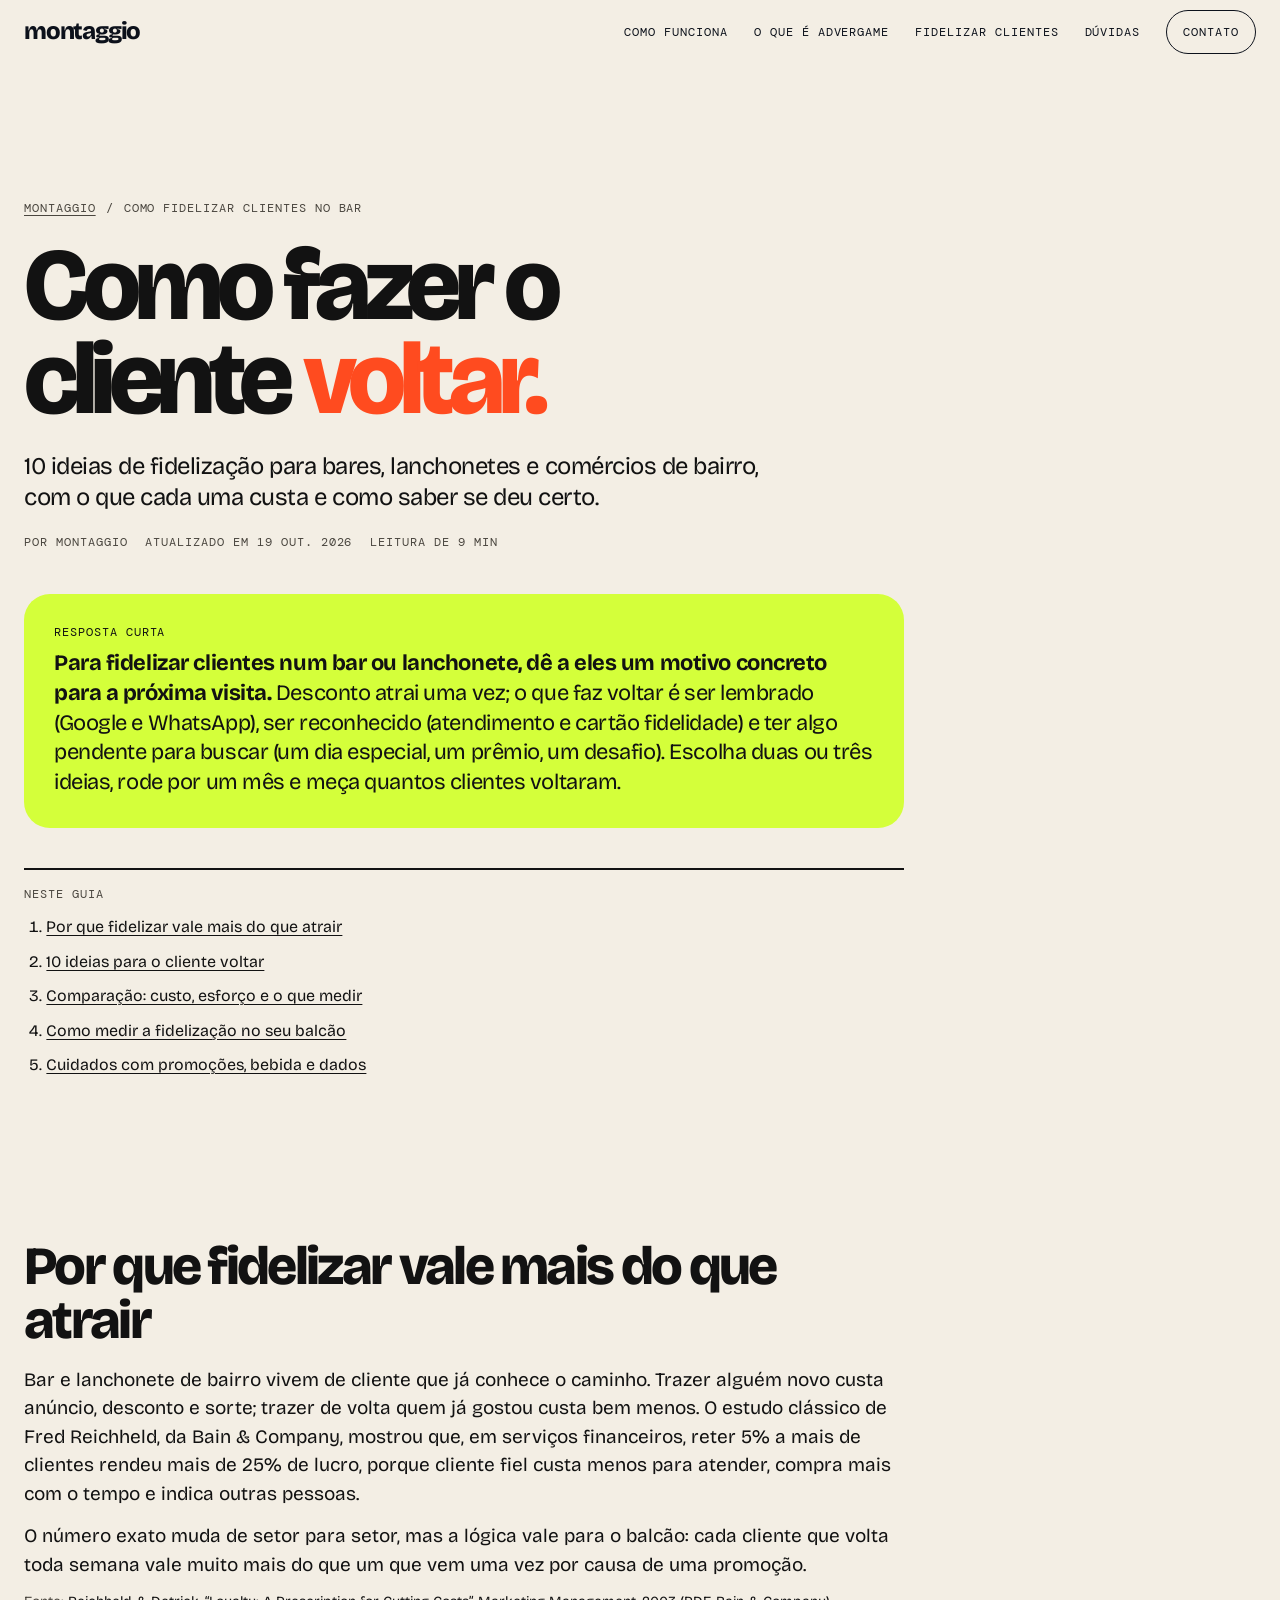
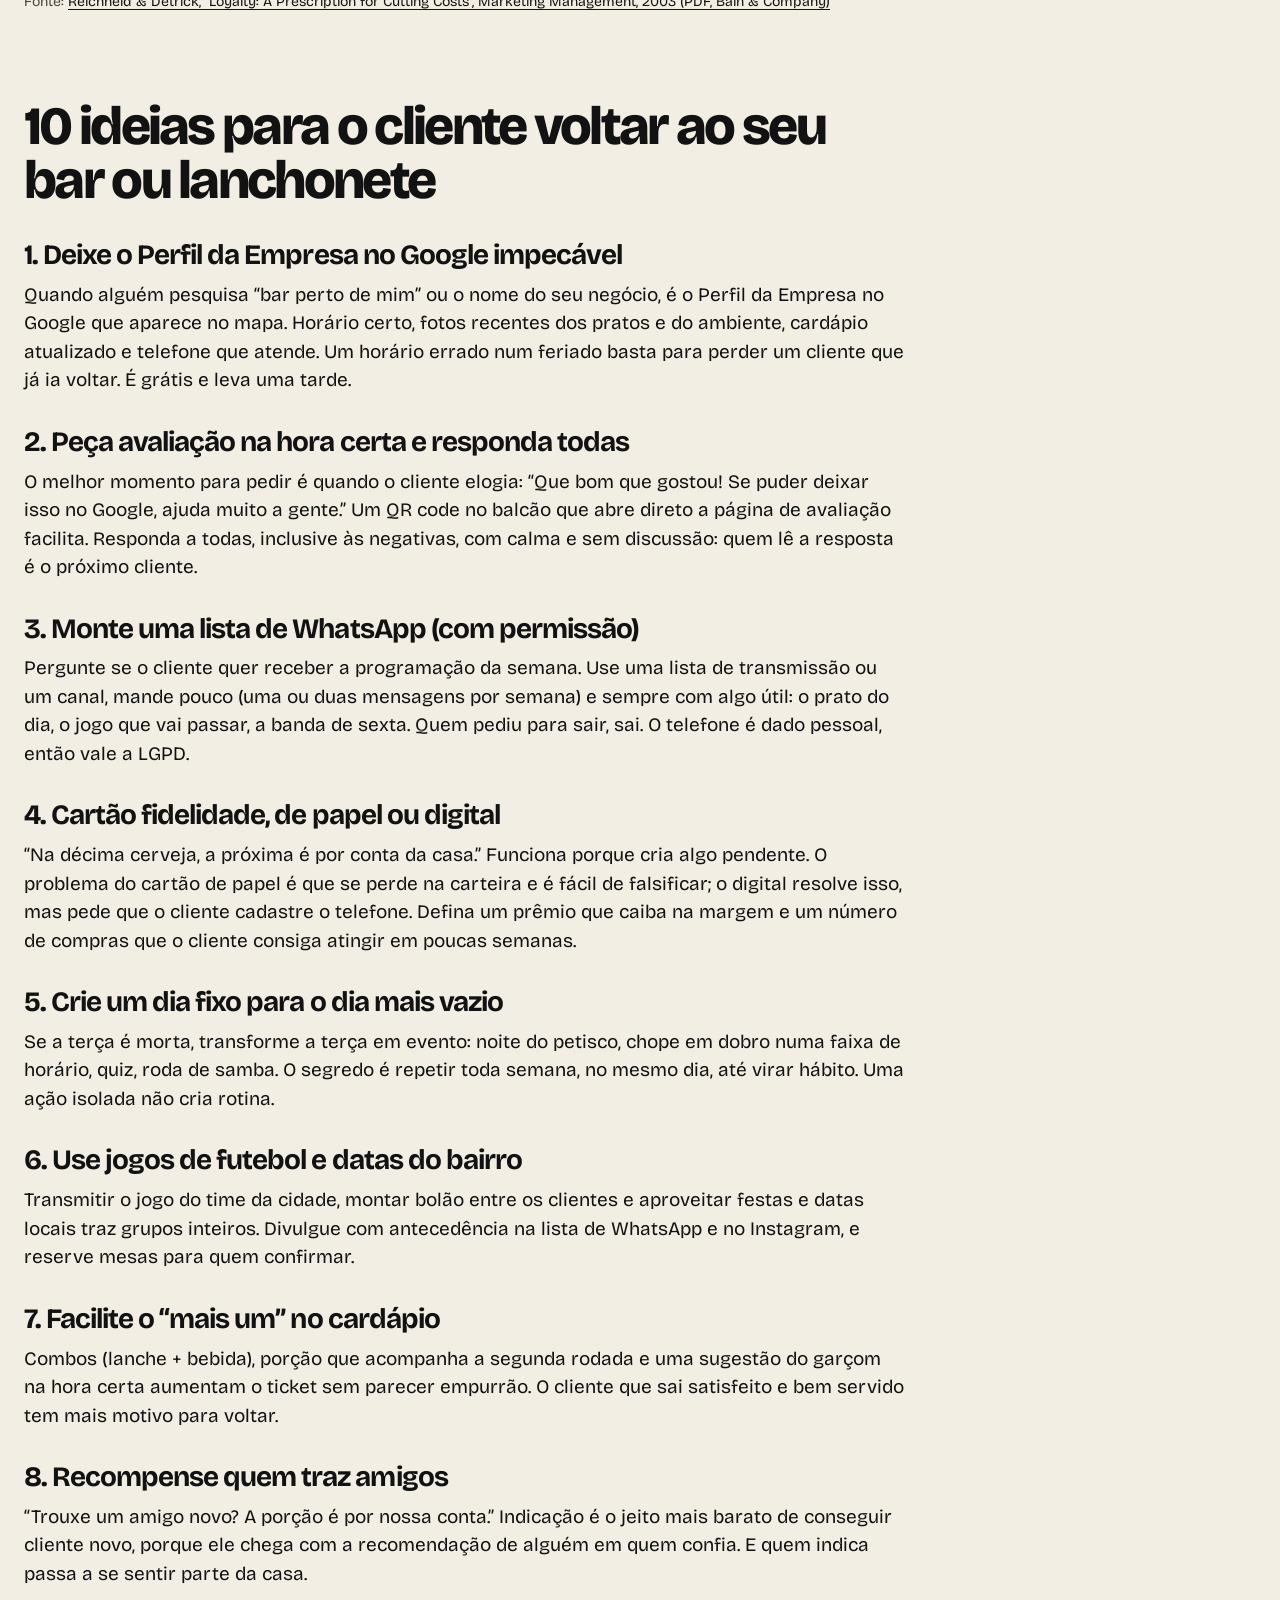
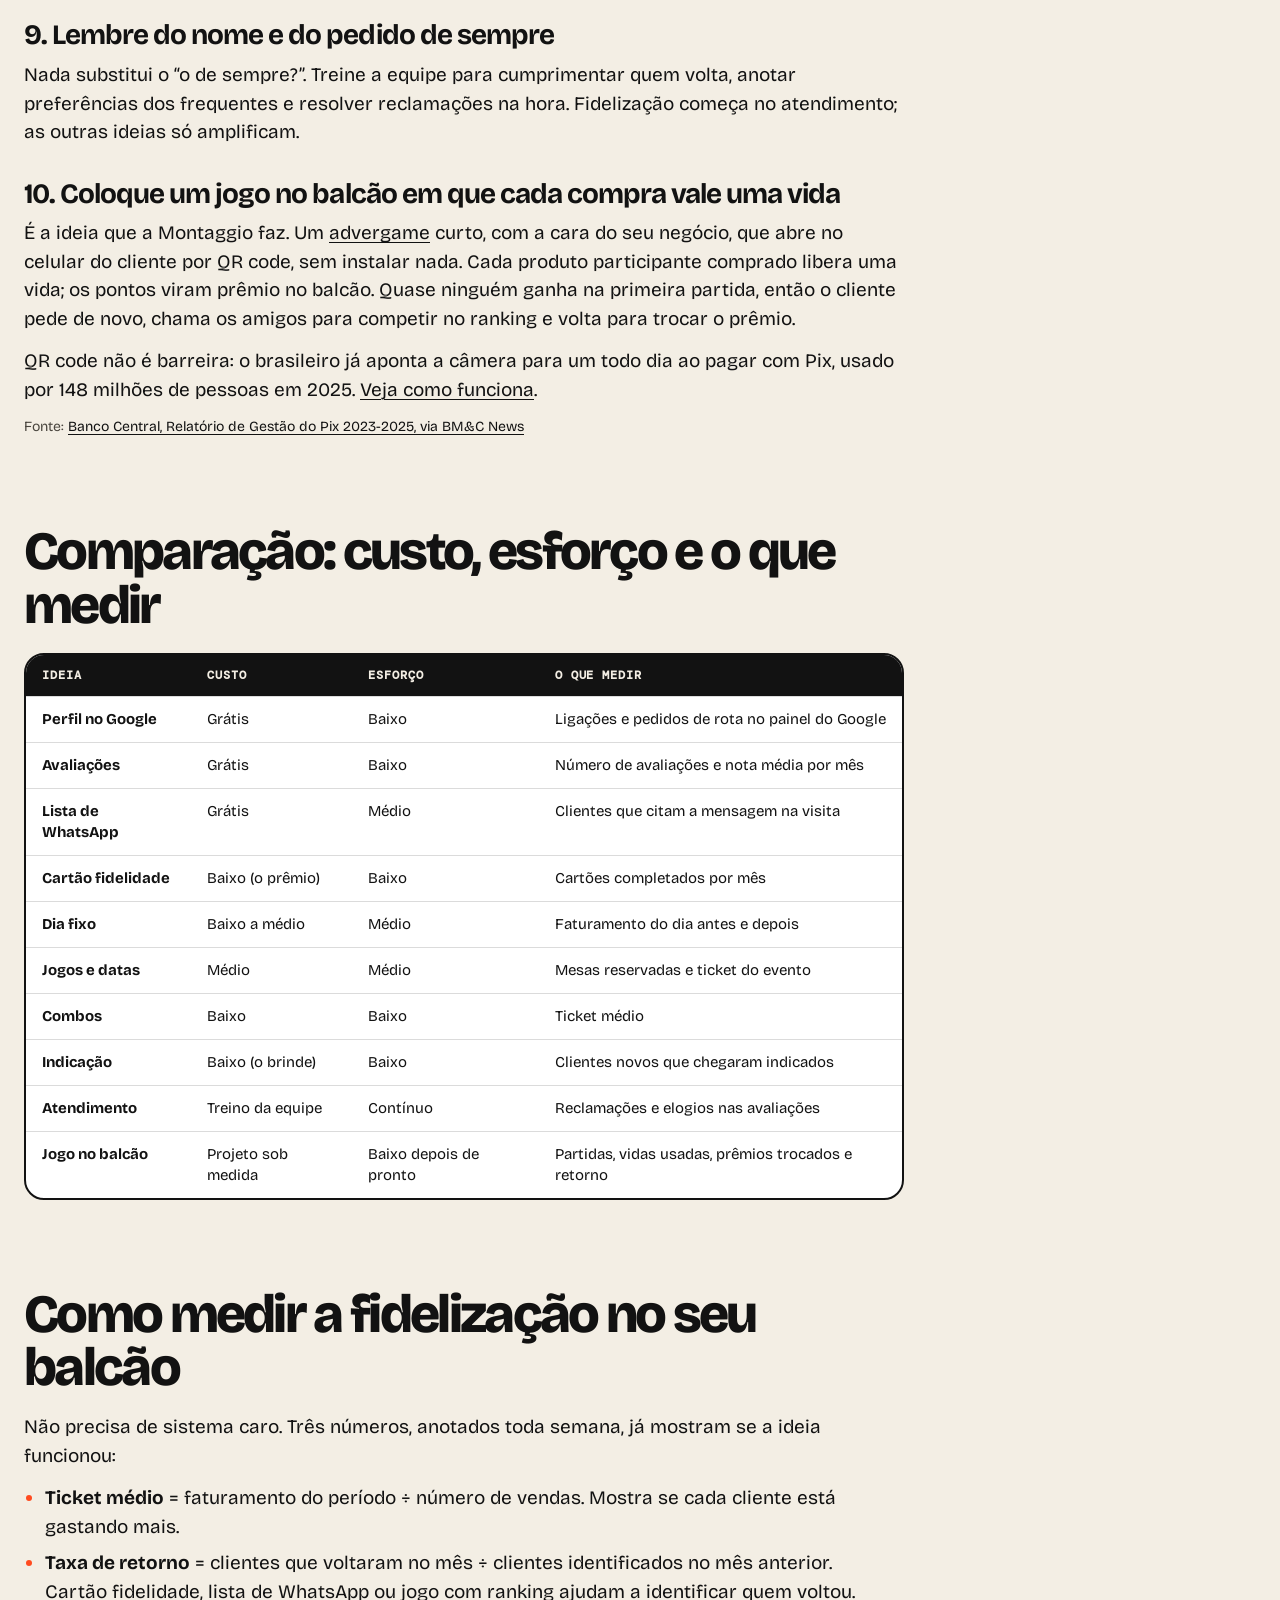
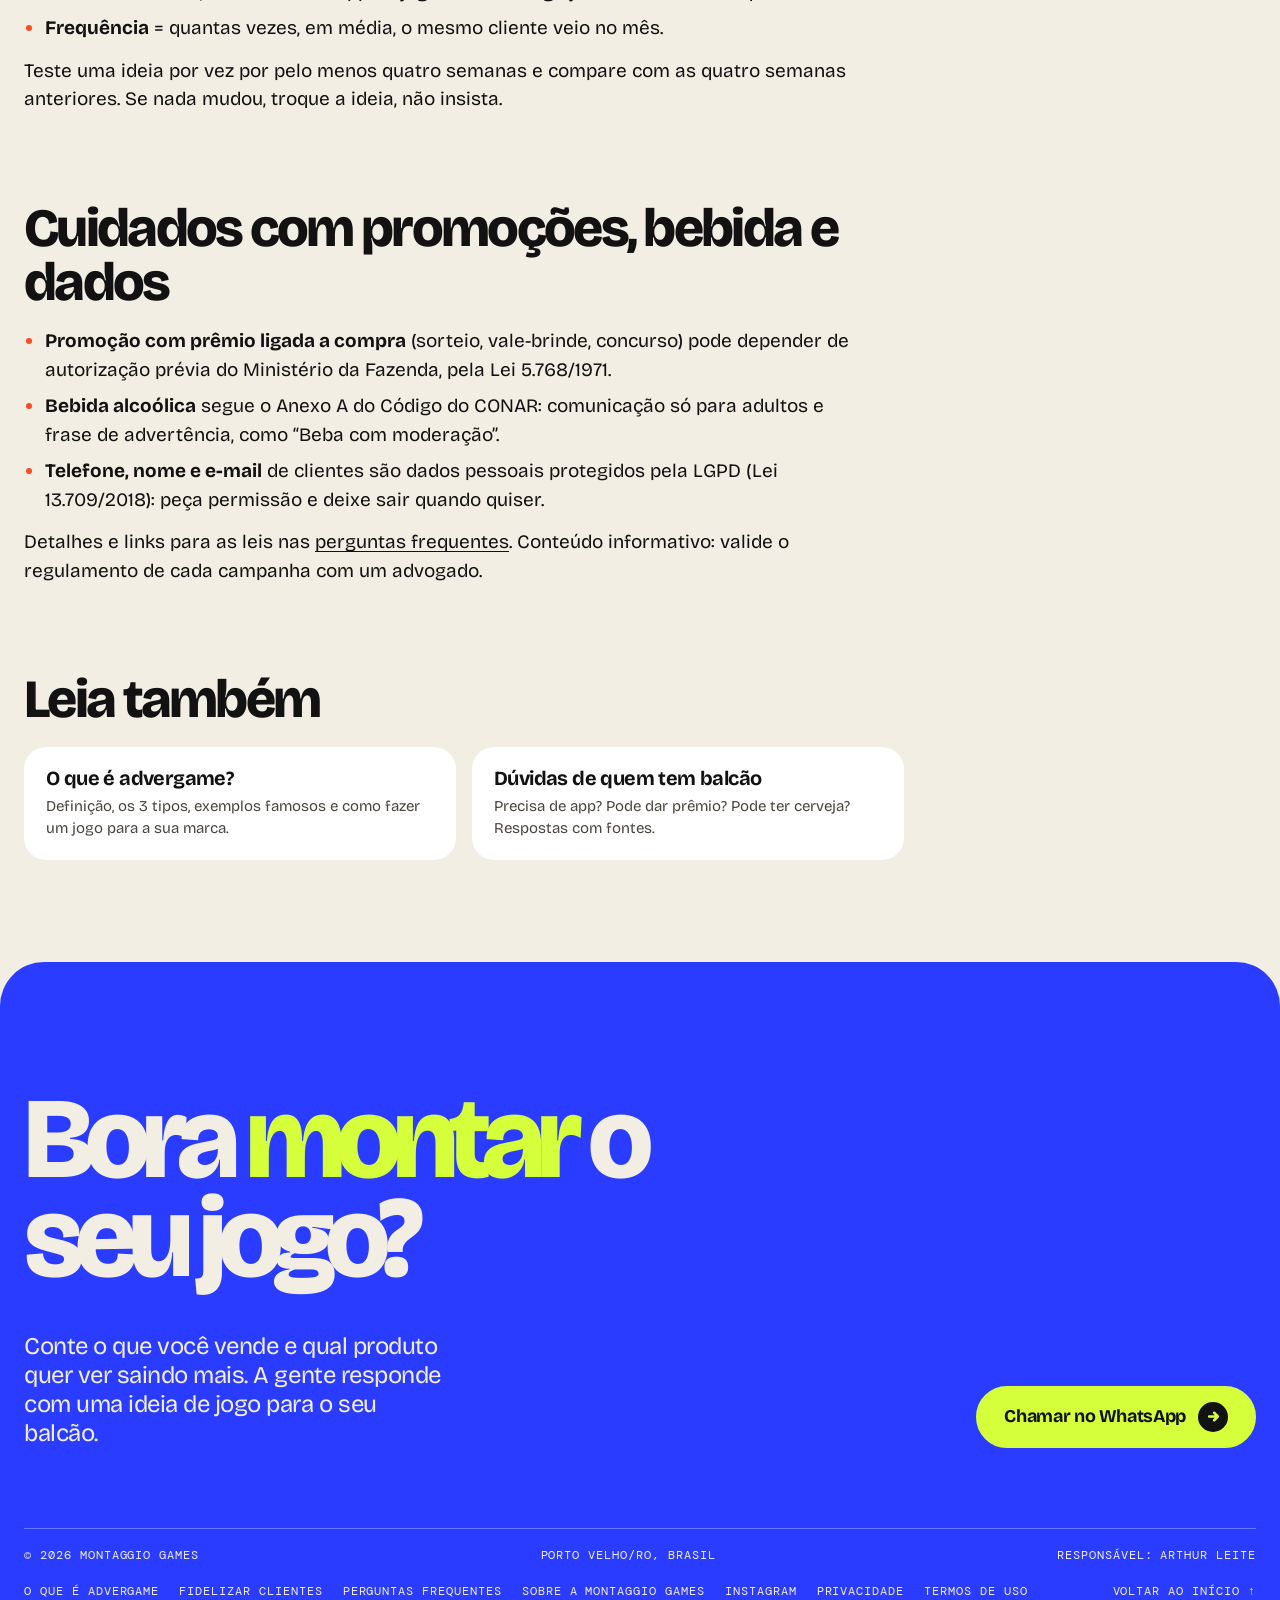
<file: como-fidelizar-clientes-bar.html>
<!doctype html>
<html lang="pt-BR">
<head>
<meta charset="utf-8">
<meta name="viewport" content="width=device-width, initial-scale=1, viewport-fit=cover">
<!-- SEO · se mudar para domínio próprio, troque https://tuzihd.com.br -->
<title>Como fidelizar clientes no bar e lanchonete: 10 ideias</title>
<meta name="description" content="10 ideias práticas para fazer o cliente voltar ao seu bar ou lanchonete: Google, WhatsApp, cartão fidelidade, dia fixo, indicação, jogo no balcão e como medir.">
<meta name="robots" content="index, follow, max-image-preview:large, max-snippet:-1">
<link rel="canonical" href="https://tuzihd.com.br/como-fidelizar-clientes-bar.html">
<meta name="theme-color" content="#f3eee4">
<meta name="color-scheme" content="light">
<meta name="author" content="Montaggio Games">

<meta property="og:type" content="article">
<meta property="og:locale" content="pt_BR">
<meta property="og:site_name" content="Montaggio Games">
<meta property="og:title" content="Como fazer o cliente voltar ao seu bar: 10 ideias de fidelização">
<meta property="og:description" content="Ideias práticas e baratas para bares, lanchonetes e comércios de bairro, com o que cada uma custa e como medir o resultado.">
<meta property="og:url" content="https://tuzihd.com.br/como-fidelizar-clientes-bar.html">
<meta property="og:image" content="https://tuzihd.com.br/og-image.png">
<meta property="og:image:width" content="1200">
<meta property="og:image:height" content="630">
<meta property="og:image:alt" content="Montaggio: mais consumo no seu balcão. Skatista pixel art pegando garrafinhas num jogo de celular.">
<meta property="article:published_time" content="2026-10-19">
<meta property="article:modified_time" content="2026-10-19">
<meta name="twitter:card" content="summary_large_image">
<meta name="twitter:title" content="Como fazer o cliente voltar ao seu bar: 10 ideias de fidelização">
<meta name="twitter:description" content="Ideias práticas e baratas para bares, lanchonetes e comércios de bairro, com o que cada uma custa e como medir o resultado.">
<meta name="twitter:image" content="https://tuzihd.com.br/og-image.png">

<link rel="icon" href="favicon.svg" type="image/svg+xml">
<link rel="apple-touch-icon" href="apple-touch-icon.png">

<script type="application/ld+json">
{
  "@context": "https://schema.org",
  "@graph": [
    {
      "@type": "Article",
      "@id": "https://tuzihd.com.br/como-fidelizar-clientes-bar.html#artigo",
      "headline": "Como fidelizar clientes no bar e na lanchonete: 10 ideias",
      "description": "10 ideias práticas para fazer o cliente voltar ao bar ou à lanchonete, com o que cada uma custa e como medir o resultado.",
      "inLanguage": "pt-BR",
      "datePublished": "2026-10-19",
      "dateModified": "2026-10-19",
      "image": "https://tuzihd.com.br/og-image.png",
      "author": { "@id": "https://tuzihd.com.br/#org" },
      "publisher": { "@id": "https://tuzihd.com.br/#org" },
      "mainEntityOfPage": "https://tuzihd.com.br/como-fidelizar-clientes-bar.html",
      "isPartOf": { "@id": "https://tuzihd.com.br/#site" },
      "about": ["fidelização de clientes", "marketing para bares", "marketing para lanchonetes"],
      "citation": [
        "https://media.bain.com/Images/MM_Loyalty_prescription_cutting_costs.pdf",
        "https://bmcnews.com.br/economia/pix-2025-80-bilhoes-transacoes-35-trilhoes-banco-central/"
      ]
    },
    {
      "@type": "BreadcrumbList",
      "itemListElement": [
        { "@type": "ListItem", "position": 1, "name": "Montaggio", "item": "https://tuzihd.com.br/" },
        { "@type": "ListItem", "position": 2, "name": "Como fidelizar clientes no bar", "item": "https://tuzihd.com.br/como-fidelizar-clientes-bar.html" }
      ]
    }
  ]
}
</script>

<!-- Segurança: só carrega o que vem do próprio site (CSP) e não manda o endereço completo
     da página para outros sites. Ao adicionar um script inline, ele vai precisar de hash na CSP. -->
<meta http-equiv="Content-Security-Policy" content="default-src 'self'; script-src 'self'; style-src 'self' 'unsafe-inline'; img-src 'self' data:; font-src 'self'; connect-src 'self'; object-src 'none'; base-uri 'self'; form-action 'none'; frame-src 'none'; upgrade-insecure-requests">
<meta name="referrer" content="strict-origin-when-cross-origin">
<link rel="preload" href="assets/fonts/bricolage-latin.woff2" as="font" type="font/woff2" crossorigin>
<link rel="stylesheet" href="style.css?v=20261124d">
</head>
<body class="faq-page">

<a class="skip" href="#conteudo">Pular para o conteúdo</a>

<nav class="nav" aria-label="Principal"><div class="wrap">
  <a class="logo" href="index.html" aria-label="Montaggio, ir para a página inicial">montaggio</a>
  <div class="links mono">
    <a href="index.html#como-funciona">Como funciona</a>
    <a href="o-que-e-advergame.html">O que é advergame</a>
    <a href="como-fidelizar-clientes-bar.html" aria-current="page">Fidelizar clientes</a>
    <a href="perguntas-frequentes.html">Dúvidas</a>
  </div>
  <a class="nav-cta mono" href="#contato">Contato</a>
</div></nav>

<main id="conteudo">

<!-- =========================================================
     GUIA: COMO FIDELIZAR CLIENTES NO BAR E NA LANCHONETE
     Útil mesmo para quem não contrata a Montaggio: só a ideia 10 é o
     nosso produto. Não inventar números; todo dado tem fonte ao lado.
     ========================================================= -->
<header class="faq-head">
  <div class="wrap">
    <nav class="crumbs mono" aria-label="Você está em"><a href="index.html">Montaggio</a> <span aria-hidden="true">/</span> <span aria-current="page">Como fidelizar clientes no bar</span></nav>
    <h1 class="h-xl">Como fazer o cliente <em>voltar.</em></h1>
    <p class="faq-lead">10 ideias de fidelização para bares, lanchonetes e comércios de bairro, com o que cada uma custa e como saber se deu certo.</p>
    <p class="guide-meta mono"><span>Por Montaggio</span><span>Atualizado em <time datetime="2026-10-19">19 out. 2026</time></span><span>Leitura de 9 min</span></p>

    <div class="answer">
      <span class="mono">Resposta curta</span>
      <p><b>Para fidelizar clientes num bar ou lanchonete, dê a eles um motivo concreto para a próxima visita.</b> Desconto atrai uma vez; o que faz voltar é ser lembrado (Google e WhatsApp), ser reconhecido (atendimento e cartão fidelidade) e ter algo pendente para buscar (um dia especial, um prêmio, um desafio). Escolha duas ou três ideias, rode por um mês e meça quantos clientes voltaram.</p>
    </div>

    <nav class="toc" aria-labelledby="toc-h">
      <p class="mono" id="toc-h">Neste guia</p>
      <ol>
        <li><a href="#por-que">Por que fidelizar vale mais do que atrair</a></li>
        <li><a href="#ideias">10 ideias para o cliente voltar</a></li>
        <li><a href="#comparar">Comparação: custo, esforço e o que medir</a></li>
        <li><a href="#medir">Como medir a fidelização no seu balcão</a></li>
        <li><a href="#cuidados">Cuidados com promoções, bebida e dados</a></li>
      </ol>
    </nav>
  </div>
</header>

<article class="prose" aria-labelledby="por-que">
  <div class="wrap">

    <h2 id="por-que">Por que fidelizar vale mais do que atrair</h2>
    <p>Bar e lanchonete de bairro vivem de cliente que já conhece o caminho. Trazer alguém novo custa anúncio, desconto e sorte; trazer de volta quem já gostou custa bem menos. O estudo clássico de Fred Reichheld, da Bain &amp; Company, mostrou que, em serviços financeiros, reter 5% a mais de clientes rendeu mais de 25% de lucro, porque cliente fiel custa menos para atender, compra mais com o tempo e indica outras pessoas.</p>
    <p>O número exato muda de setor para setor, mas a lógica vale para o balcão: cada cliente que volta toda semana vale muito mais do que um que vem uma vez por causa de uma promoção.</p>
    <p class="src">Fonte: <a href="https://media.bain.com/Images/MM_Loyalty_prescription_cutting_costs.pdf" target="_blank" rel="noopener">Reichheld &amp; Detrick, “Loyalty: A Prescription for Cutting Costs”, Marketing Management, 2003 (PDF, Bain &amp; Company)</a></p>

    <h2 id="ideias">10 ideias para o cliente voltar ao seu bar ou lanchonete</h2>

    <h3 id="ideia-google">1. Deixe o Perfil da Empresa no Google impecável</h3>
    <p>Quando alguém pesquisa “bar perto de mim” ou o nome do seu negócio, é o Perfil da Empresa no Google que aparece no mapa. Horário certo, fotos recentes dos pratos e do ambiente, cardápio atualizado e telefone que atende. Um horário errado num feriado basta para perder um cliente que já ia voltar. É grátis e leva uma tarde.</p>

    <h3 id="ideia-avaliacoes">2. Peça avaliação na hora certa e responda todas</h3>
    <p>O melhor momento para pedir é quando o cliente elogia: “Que bom que gostou! Se puder deixar isso no Google, ajuda muito a gente.” Um QR code no balcão que abre direto a página de avaliação facilita. Responda a todas, inclusive às negativas, com calma e sem discussão: quem lê a resposta é o próximo cliente.</p>

    <h3 id="ideia-whatsapp">3. Monte uma lista de WhatsApp (com permissão)</h3>
    <p>Pergunte se o cliente quer receber a programação da semana. Use uma lista de transmissão ou um canal, mande pouco (uma ou duas mensagens por semana) e sempre com algo útil: o prato do dia, o jogo que vai passar, a banda de sexta. Quem pediu para sair, sai. O telefone é dado pessoal, então vale a LGPD.</p>

    <h3 id="ideia-cartao">4. Cartão fidelidade, de papel ou digital</h3>
    <p>“Na décima cerveja, a próxima é por conta da casa.” Funciona porque cria algo pendente. O problema do cartão de papel é que se perde na carteira e é fácil de falsificar; o digital resolve isso, mas pede que o cliente cadastre o telefone. Defina um prêmio que caiba na margem e um número de compras que o cliente consiga atingir em poucas semanas.</p>

    <h3 id="ideia-dia-fixo">5. Crie um dia fixo para o dia mais vazio</h3>
    <p>Se a terça é morta, transforme a terça em evento: noite do petisco, chope em dobro numa faixa de horário, quiz, roda de samba. O segredo é repetir toda semana, no mesmo dia, até virar hábito. Uma ação isolada não cria rotina.</p>

    <h3 id="ideia-eventos">6. Use jogos de futebol e datas do bairro</h3>
    <p>Transmitir o jogo do time da cidade, montar bolão entre os clientes e aproveitar festas e datas locais traz grupos inteiros. Divulgue com antecedência na lista de WhatsApp e no Instagram, e reserve mesas para quem confirmar.</p>

    <h3 id="ideia-combo">7. Facilite o “mais um” no cardápio</h3>
    <p>Combos (lanche + bebida), porção que acompanha a segunda rodada e uma sugestão do garçom na hora certa aumentam o ticket sem parecer empurrão. O cliente que sai satisfeito e bem servido tem mais motivo para voltar.</p>

    <h3 id="ideia-indicacao">8. Recompense quem traz amigos</h3>
    <p>“Trouxe um amigo novo? A porção é por nossa conta.” Indicação é o jeito mais barato de conseguir cliente novo, porque ele chega com a recomendação de alguém em quem confia. E quem indica passa a se sentir parte da casa.</p>

    <h3 id="ideia-atendimento">9. Lembre do nome e do pedido de sempre</h3>
    <p>Nada substitui o “o de sempre?”. Treine a equipe para cumprimentar quem volta, anotar preferências dos frequentes e resolver reclamações na hora. Fidelização começa no atendimento; as outras ideias só amplificam.</p>

    <h3 id="ideia-jogo">10. Coloque um jogo no balcão em que cada compra vale uma vida</h3>
    <p>É a ideia que a Montaggio faz. Um <a href="o-que-e-advergame.html">advergame</a> curto, com a cara do seu negócio, que abre no celular do cliente por QR code, sem instalar nada. Cada produto participante comprado libera uma vida; os pontos viram prêmio no balcão. Quase ninguém ganha na primeira partida, então o cliente pede de novo, chama os amigos para competir no ranking e volta para trocar o prêmio.</p>
    <p>QR code não é barreira: o brasileiro já aponta a câmera para um todo dia ao pagar com Pix, usado por 148 milhões de pessoas em 2025. <a href="index.html#como-funciona">Veja como funciona</a>.</p>
    <p class="src">Fonte: <a href="https://bmcnews.com.br/economia/pix-2025-80-bilhoes-transacoes-35-trilhoes-banco-central/" target="_blank" rel="noopener">Banco Central, Relatório de Gestão do Pix 2023-2025, via BM&amp;C News</a></p>

    <h2 id="comparar">Comparação: custo, esforço e o que medir</h2>
    <div class="tbl" role="region" aria-label="Comparação das ideias de fidelização" tabindex="0">
      <table>
        <thead><tr><th scope="col">Ideia</th><th scope="col">Custo</th><th scope="col">Esforço</th><th scope="col">O que medir</th></tr></thead>
        <tbody>
          <tr><th scope="row">Perfil no Google</th><td>Grátis</td><td>Baixo</td><td>Ligações e pedidos de rota no painel do Google</td></tr>
          <tr><th scope="row">Avaliações</th><td>Grátis</td><td>Baixo</td><td>Número de avaliações e nota média por mês</td></tr>
          <tr><th scope="row">Lista de WhatsApp</th><td>Grátis</td><td>Médio</td><td>Clientes que citam a mensagem na visita</td></tr>
          <tr><th scope="row">Cartão fidelidade</th><td>Baixo (o prêmio)</td><td>Baixo</td><td>Cartões completados por mês</td></tr>
          <tr><th scope="row">Dia fixo</th><td>Baixo a médio</td><td>Médio</td><td>Faturamento do dia antes e depois</td></tr>
          <tr><th scope="row">Jogos e datas</th><td>Médio</td><td>Médio</td><td>Mesas reservadas e ticket do evento</td></tr>
          <tr><th scope="row">Combos</th><td>Baixo</td><td>Baixo</td><td>Ticket médio</td></tr>
          <tr><th scope="row">Indicação</th><td>Baixo (o brinde)</td><td>Baixo</td><td>Clientes novos que chegaram indicados</td></tr>
          <tr><th scope="row">Atendimento</th><td>Treino da equipe</td><td>Contínuo</td><td>Reclamações e elogios nas avaliações</td></tr>
          <tr><th scope="row">Jogo no balcão</th><td>Projeto sob medida</td><td>Baixo depois de pronto</td><td>Partidas, vidas usadas, prêmios trocados e retorno</td></tr>
        </tbody>
      </table>
    </div>

    <h2 id="medir">Como medir a fidelização no seu balcão</h2>
    <p>Não precisa de sistema caro. Três números, anotados toda semana, já mostram se a ideia funcionou:</p>
    <ul>
      <li><b>Ticket médio</b> = faturamento do período ÷ número de vendas. Mostra se cada cliente está gastando mais.</li>
      <li><b>Taxa de retorno</b> = clientes que voltaram no mês ÷ clientes identificados no mês anterior. Cartão fidelidade, lista de WhatsApp ou jogo com ranking ajudam a identificar quem voltou.</li>
      <li><b>Frequência</b> = quantas vezes, em média, o mesmo cliente veio no mês.</li>
    </ul>
    <p>Teste uma ideia por vez por pelo menos quatro semanas e compare com as quatro semanas anteriores. Se nada mudou, troque a ideia, não insista.</p>

    <h2 id="cuidados">Cuidados com promoções, bebida e dados</h2>
    <ul>
      <li><b>Promoção com prêmio ligada a compra</b> (sorteio, vale-brinde, concurso) pode depender de autorização prévia do Ministério da Fazenda, pela Lei 5.768/1971.</li>
      <li><b>Bebida alcoólica</b> segue o Anexo A do Código do CONAR: comunicação só para adultos e frase de advertência, como “Beba com moderação”.</li>
      <li><b>Telefone, nome e e-mail</b> de clientes são dados pessoais protegidos pela LGPD (Lei 13.709/2018): peça permissão e deixe sair quando quiser.</li>
    </ul>
    <p>Detalhes e links para as leis nas <a href="perguntas-frequentes.html#premio">perguntas frequentes</a>. Conteúdo informativo: valide o regulamento de cada campanha com um advogado.</p>

    <h2 id="leia-tambem">Leia também</h2>
    <div class="related">
      <a href="o-que-e-advergame.html"><b>O que é advergame?</b><span>Definição, os 3 tipos, exemplos famosos e como fazer um jogo para a sua marca.</span></a>
      <a href="perguntas-frequentes.html"><b>Dúvidas de quem tem balcão</b><span>Precisa de app? Pode dar prêmio? Pode ter cerveja? Respostas com fontes.</span></a>
    </div>

  </div>
</article>

<section class="faq-cta" id="contato" aria-labelledby="cta-h">
  <div class="wrap">
    <div class="faq-cta-box">
      <h2 id="cta-h">Bora <em>montar</em> o seu jogo?</h2>
      <div class="faq-cta-row">
      <p>Conte o que você vende e qual produto quer ver saindo mais. A gente responde com uma ideia de jogo para o seu balcão.</p>
      <a class="btn" href="https://wa.me/556993630689?text=Oi%2C%20Montaggio!%20Li%20o%20guia%20de%20fideliza%C3%A7%C3%A3o%20e%20quero%20um%20jogo%20para%20o%20meu%20neg%C3%B3cio." target="_blank" rel="noopener">Chamar no WhatsApp <span class="arr" aria-hidden="true"><svg viewBox="0 0 24 24"><path d="M5 12h14M13 6l6 6-6 6"/></svg></span></a>
      </div>
    </div>
  </div>
</section>

</main>

<footer class="foot">
  <div class="wrap foot-in mono">
    <span>© 2026 Montaggio Games</span>
    <span>Porto Velho/RO, Brasil</span>
    <span>Responsável: Arthur Leite</span>
    <span class="foot-links"><a href="o-que-e-advergame.html">O que é advergame</a><a href="como-fidelizar-clientes-bar.html">Fidelizar clientes</a><a href="perguntas-frequentes.html">Perguntas frequentes</a><a href="sobre.html">Sobre a Montaggio Games</a><a href="https://www.instagram.com/montaggio_/" target="_blank" rel="noopener me">Instagram</a><a href="privacidade.html">Privacidade</a><a href="termos.html">Termos de uso</a></span>
    <a href="index.html">Voltar ao início ↑</a>
  </div>
</footer>
</body>
</html>
</file>
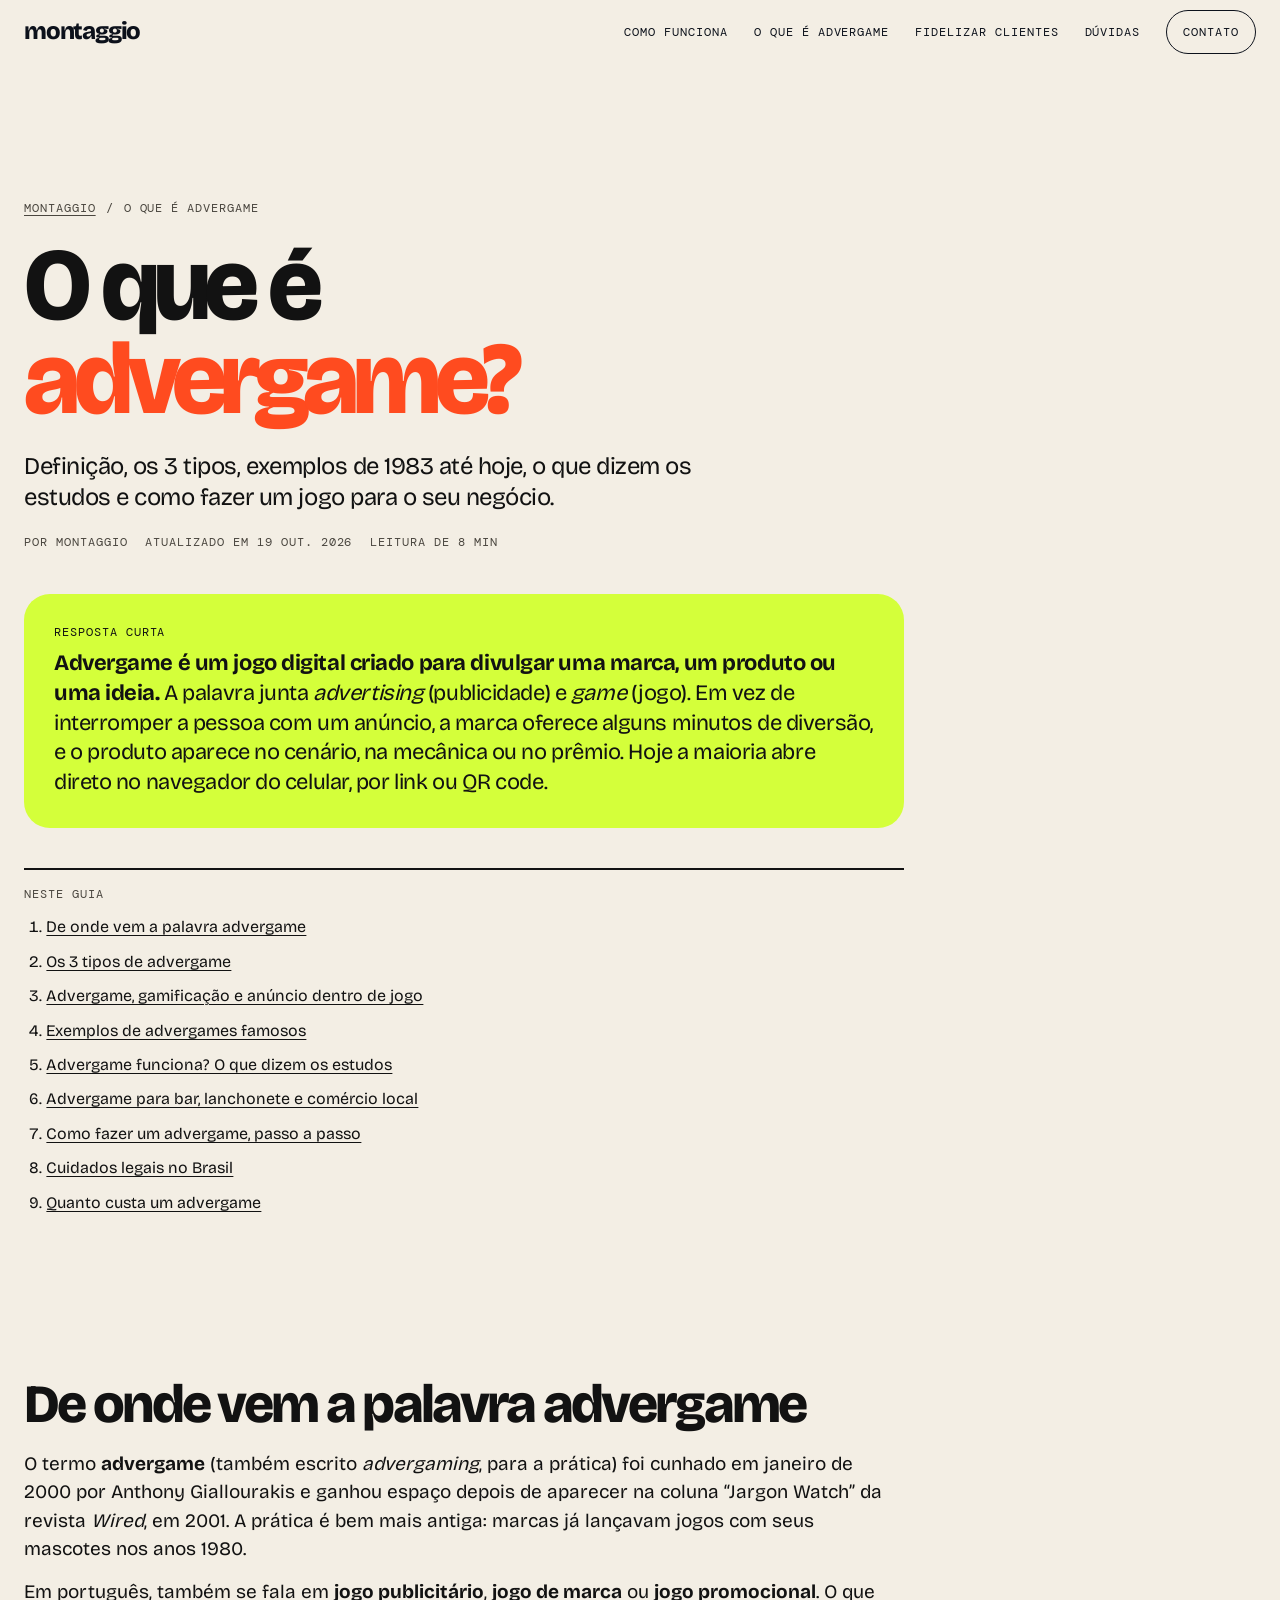
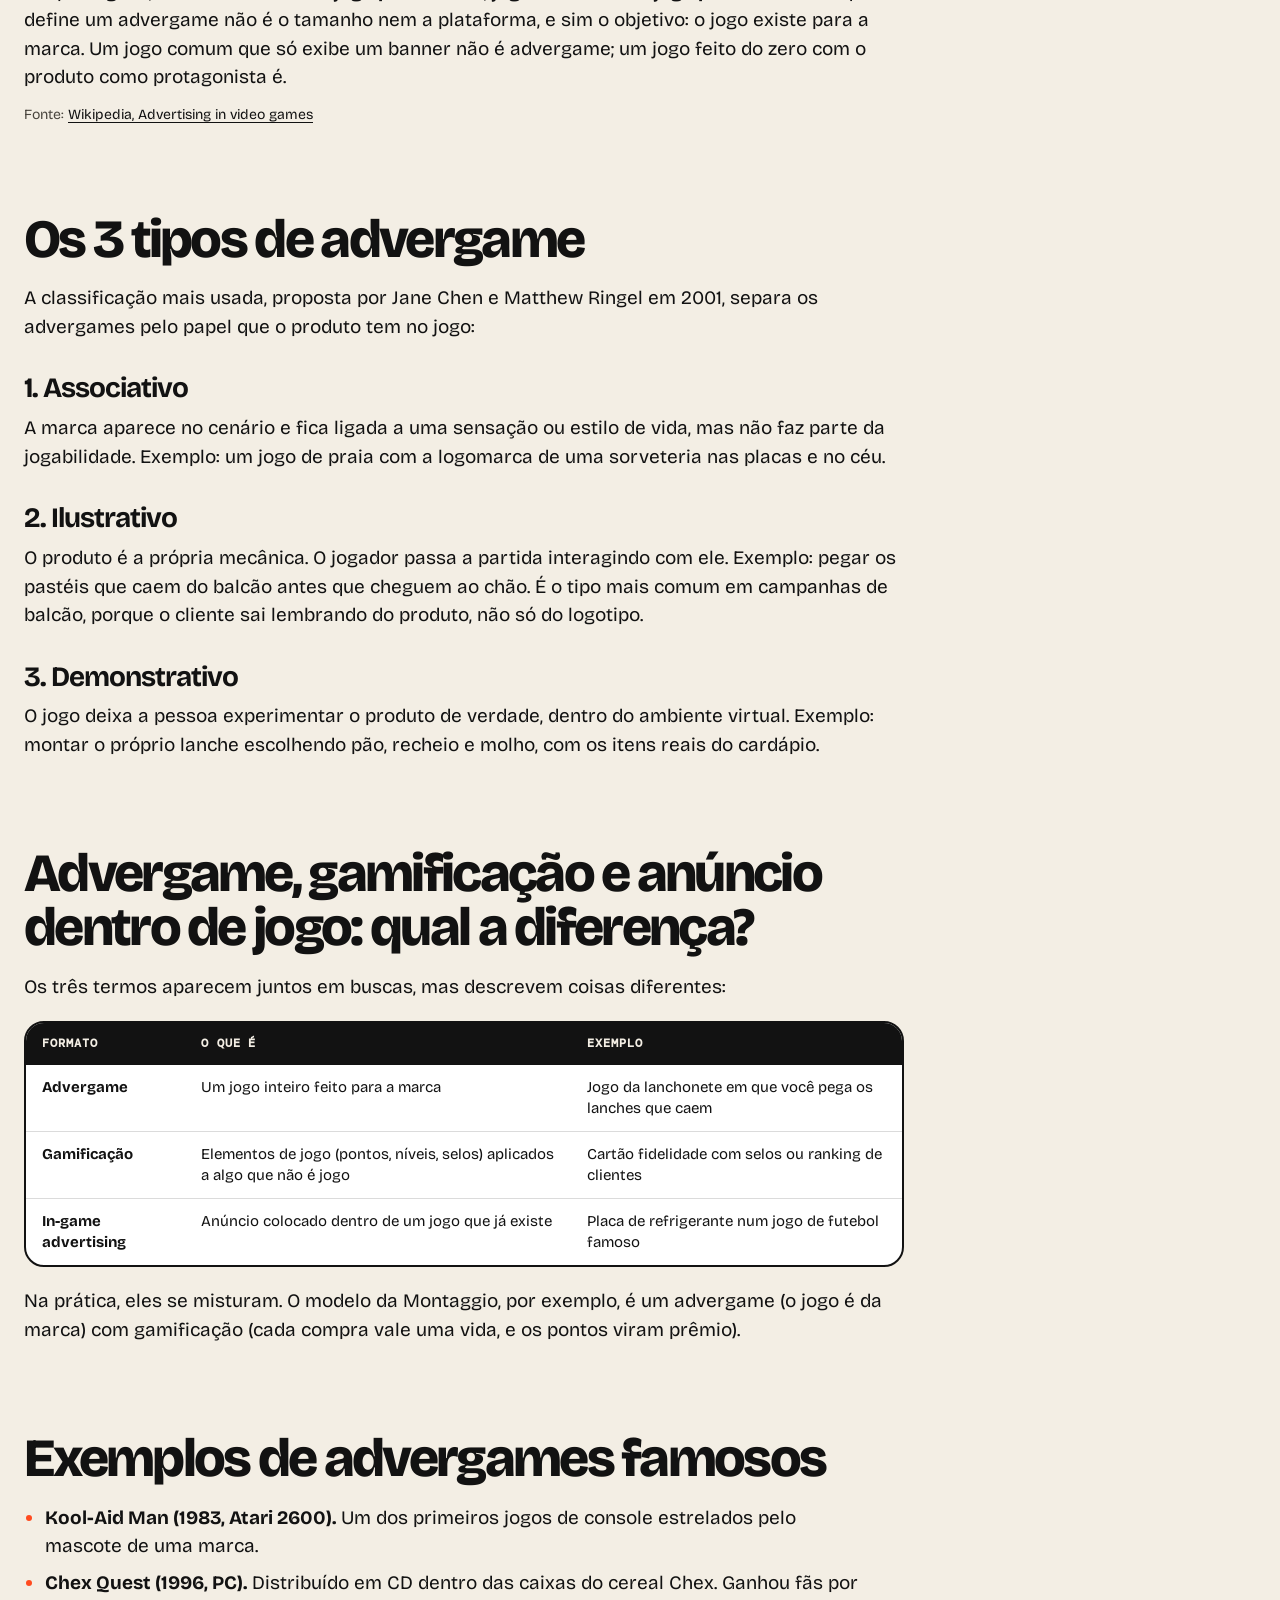
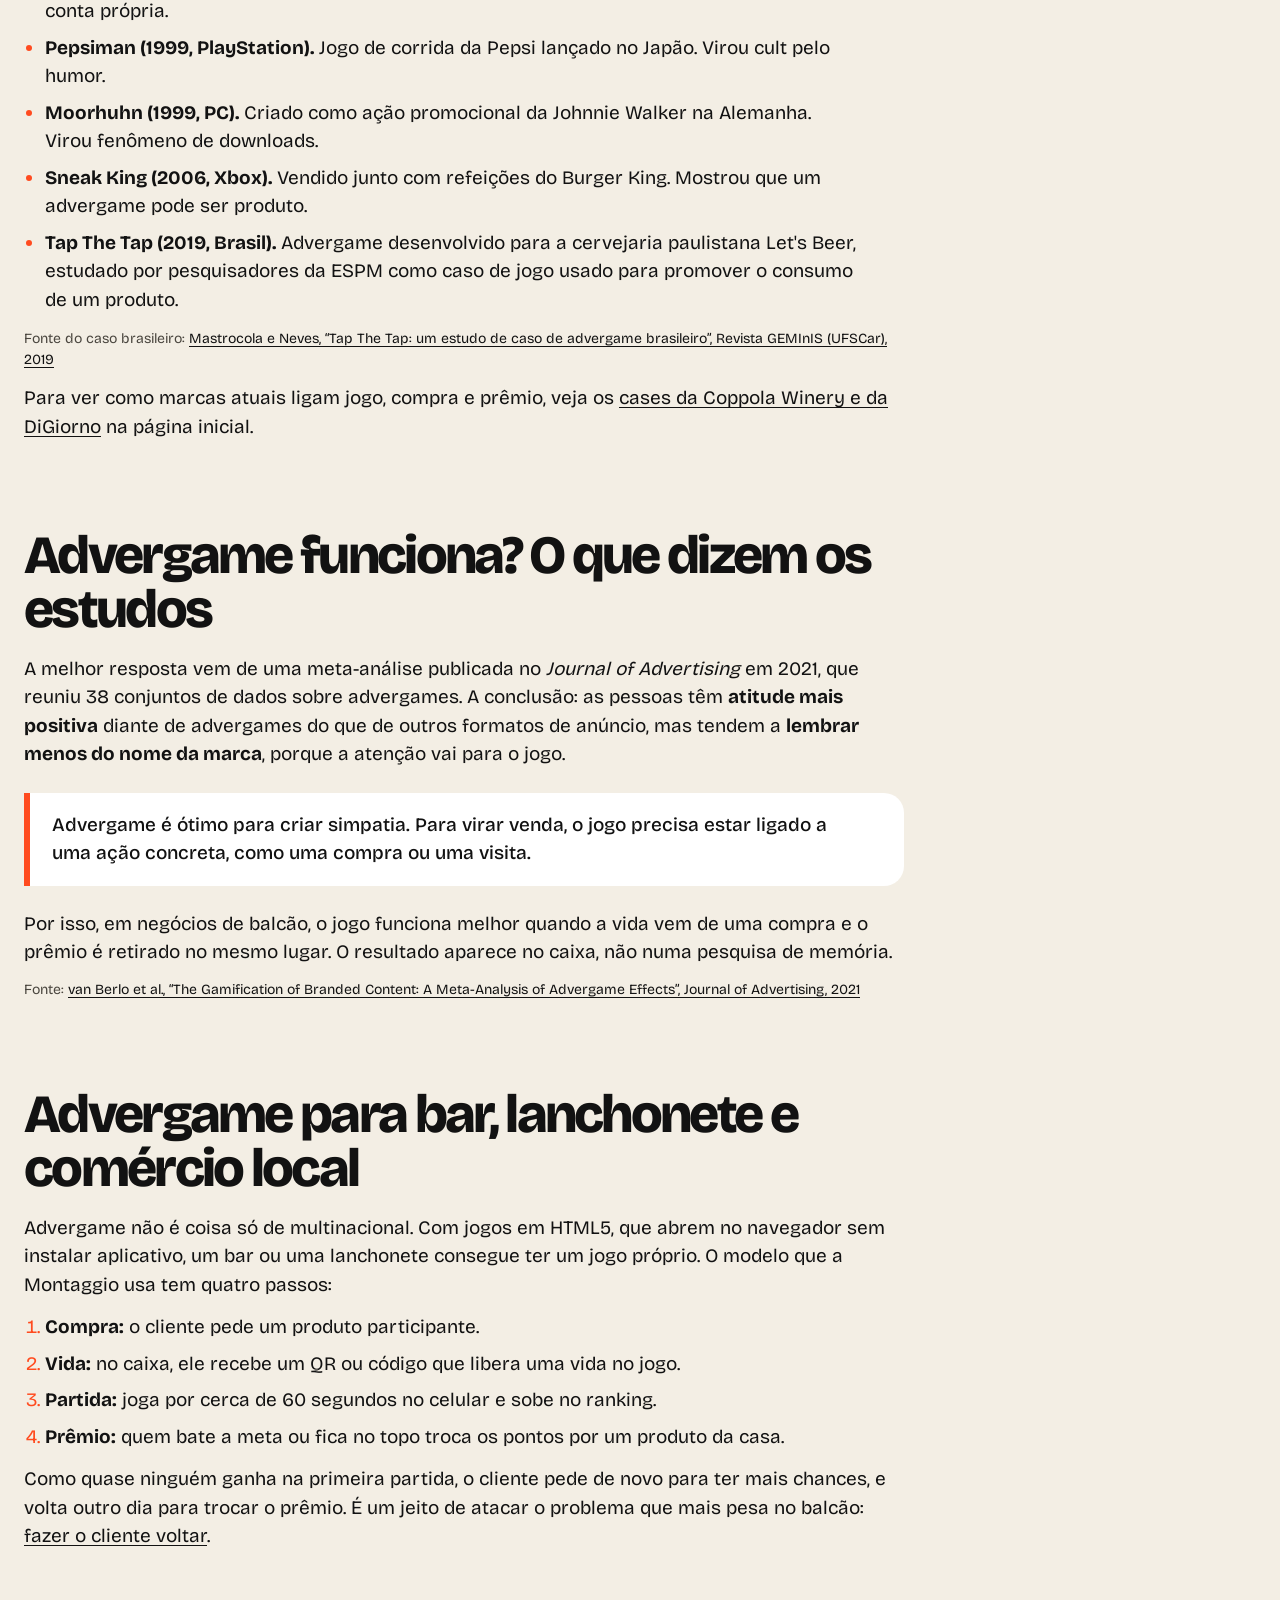
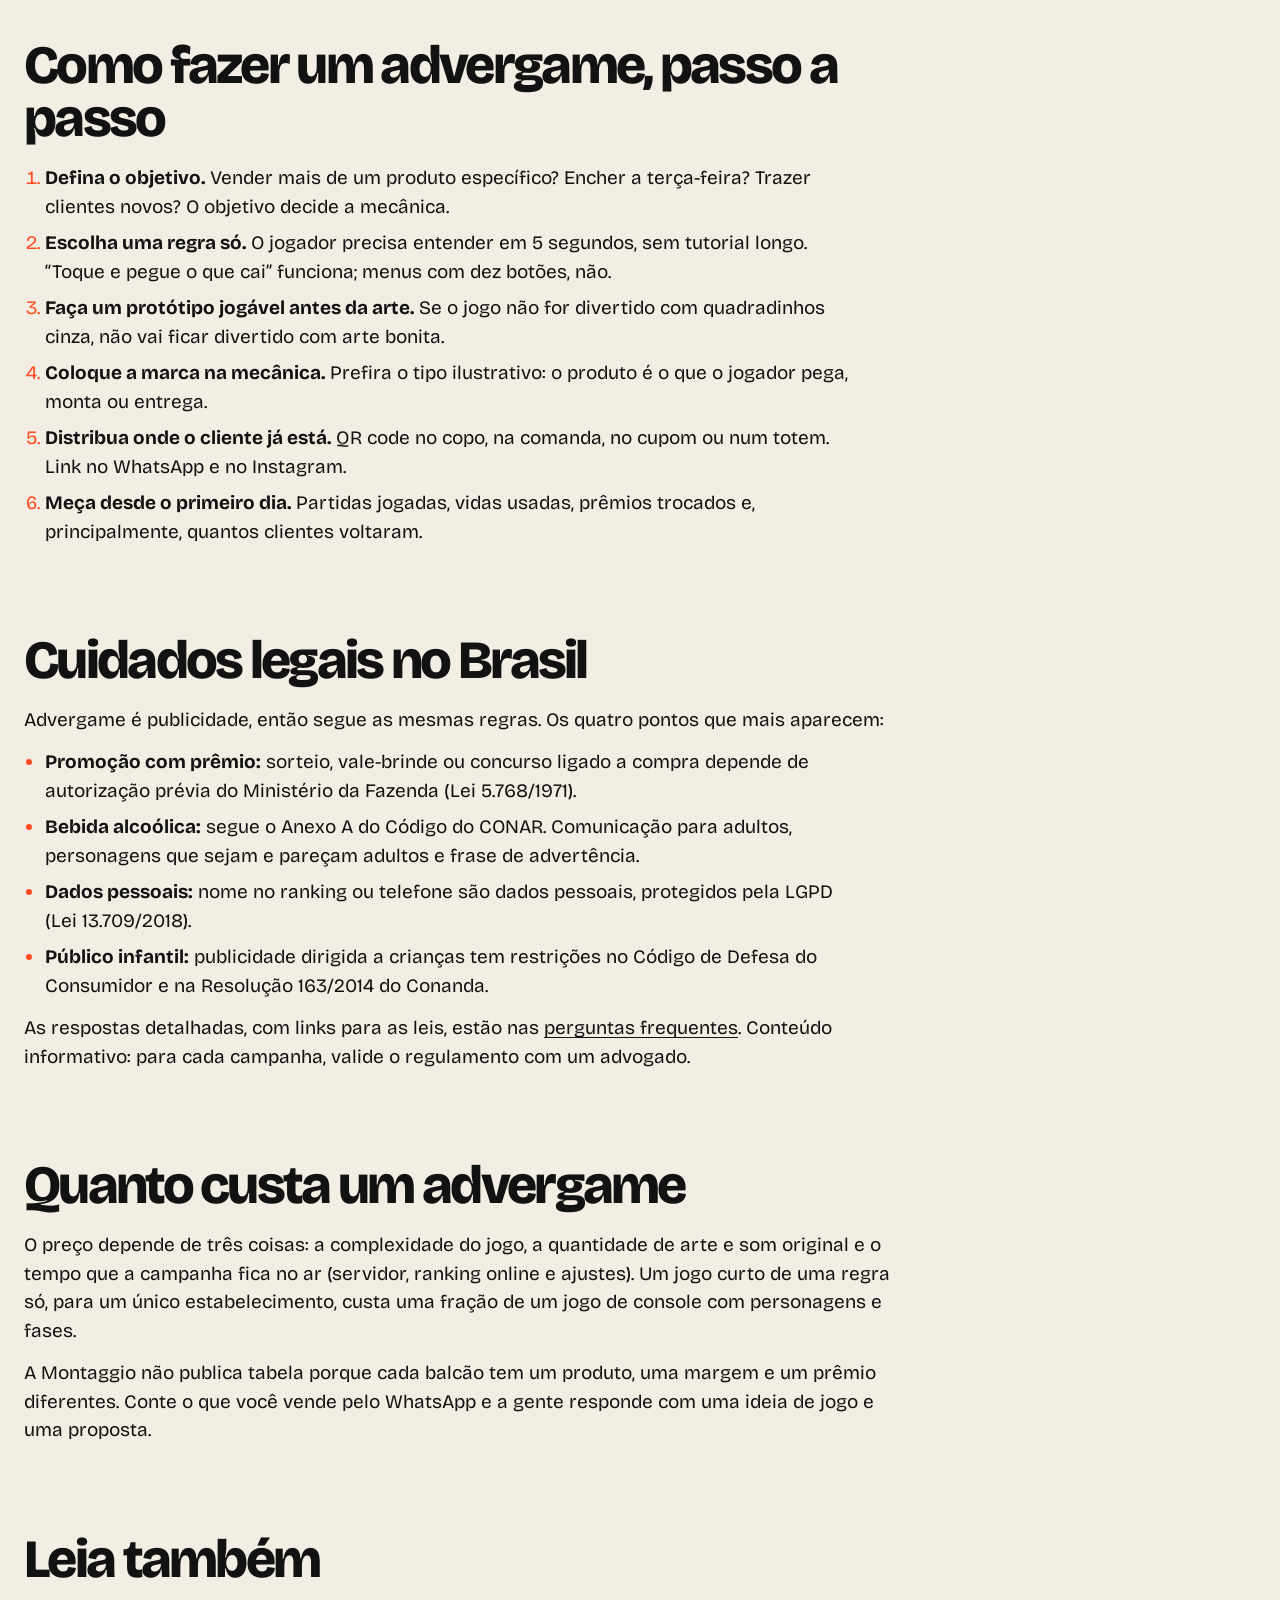
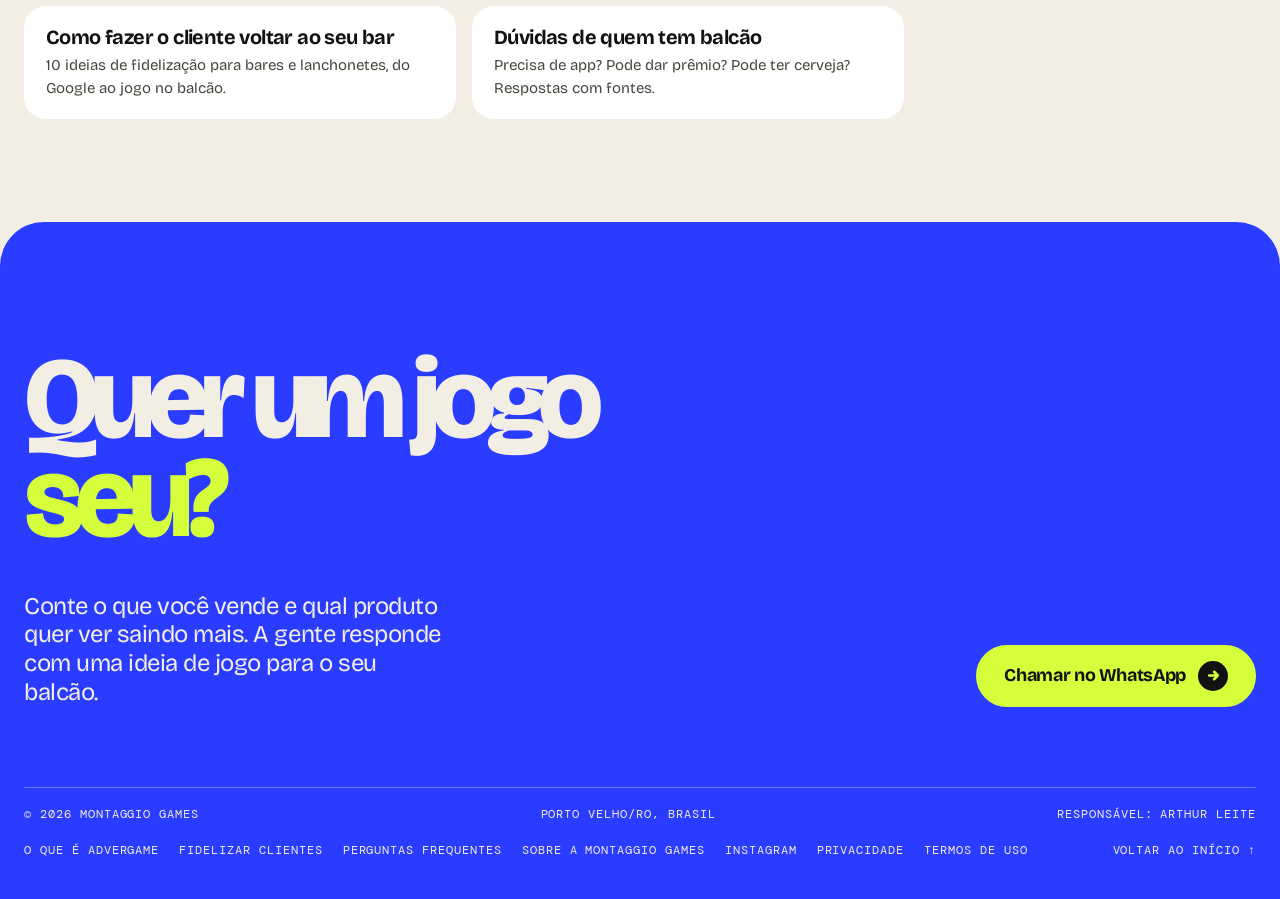
<file: o-que-e-advergame.html>
<!doctype html>
<html lang="pt-BR">
<head>
<meta charset="utf-8">
<meta name="viewport" content="width=device-width, initial-scale=1, viewport-fit=cover">
<!-- SEO · se mudar para domínio próprio, troque https://tuzihd.com.br -->
<title>O que é advergame: tipos, exemplos e como fazer | Montaggio Games</title>
<meta name="description" content="Advergame é um jogo criado para divulgar uma marca. Veja a definição, os 3 tipos, exemplos famosos, o que dizem os estudos e como fazer um para o seu negócio.">
<meta name="robots" content="index, follow, max-image-preview:large, max-snippet:-1">
<link rel="canonical" href="https://tuzihd.com.br/o-que-e-advergame.html">
<meta name="theme-color" content="#f3eee4">
<meta name="color-scheme" content="light">
<meta name="author" content="Montaggio Games">

<meta property="og:type" content="article">
<meta property="og:locale" content="pt_BR">
<meta property="og:site_name" content="Montaggio Games">
<meta property="og:title" content="O que é advergame? Guia com tipos, exemplos e como fazer">
<meta property="og:description" content="Definição, os 3 tipos, exemplos de 1983 até hoje, o que dizem os estudos e o passo a passo para criar um advergame.">
<meta property="og:url" content="https://tuzihd.com.br/o-que-e-advergame.html">
<meta property="og:image" content="https://tuzihd.com.br/og-image.png">
<meta property="og:image:width" content="1200">
<meta property="og:image:height" content="630">
<meta property="og:image:alt" content="Montaggio: mais consumo no seu balcão. Skatista pixel art pegando garrafinhas num jogo de celular.">
<meta property="article:published_time" content="2026-10-19">
<meta property="article:modified_time" content="2026-10-19">
<meta name="twitter:card" content="summary_large_image">
<meta name="twitter:title" content="O que é advergame? Guia com tipos, exemplos e como fazer">
<meta name="twitter:description" content="Definição, os 3 tipos, exemplos de 1983 até hoje, o que dizem os estudos e o passo a passo para criar um advergame.">
<meta name="twitter:image" content="https://tuzihd.com.br/og-image.png">

<link rel="icon" href="favicon.svg" type="image/svg+xml">
<link rel="apple-touch-icon" href="apple-touch-icon.png">

<script type="application/ld+json">
{
  "@context": "https://schema.org",
  "@graph": [
    {
      "@type": "Article",
      "@id": "https://tuzihd.com.br/o-que-e-advergame.html#artigo",
      "headline": "O que é advergame: tipos, exemplos e como fazer",
      "description": "Advergame é um jogo criado para divulgar uma marca. Definição, os 3 tipos, exemplos famosos, o que dizem os estudos e como fazer um.",
      "inLanguage": "pt-BR",
      "datePublished": "2026-10-19",
      "dateModified": "2026-10-19",
      "image": "https://tuzihd.com.br/og-image.png",
      "author": { "@id": "https://tuzihd.com.br/#org" },
      "publisher": { "@id": "https://tuzihd.com.br/#org" },
      "mainEntityOfPage": "https://tuzihd.com.br/o-que-e-advergame.html",
      "isPartOf": { "@id": "https://tuzihd.com.br/#site" },
      "about": { "@id": "https://tuzihd.com.br/o-que-e-advergame.html#termo" },
      "citation": [
        "https://doi.org/10.1080/00913367.2020.1858462",
        "https://revistageminis.ufscar.br/index.php/geminis/article/view/479",
        "https://en.wikipedia.org/wiki/Advertising_in_video_games"
      ]
    },
    {
      "@type": "DefinedTerm",
      "@id": "https://tuzihd.com.br/o-que-e-advergame.html#termo",
      "name": "Advergame",
      "alternateName": ["advergaming", "jogo publicitário", "jogo de marca"],
      "description": "Jogo digital criado para divulgar uma marca, um produto ou uma ideia. A palavra junta advertising (publicidade) e game (jogo).",
      "sameAs": "https://en.wikipedia.org/wiki/Advertising_in_video_games"
    },
    {
      "@type": "BreadcrumbList",
      "itemListElement": [
        { "@type": "ListItem", "position": 1, "name": "Montaggio", "item": "https://tuzihd.com.br/" },
        { "@type": "ListItem", "position": 2, "name": "O que é advergame", "item": "https://tuzihd.com.br/o-que-e-advergame.html" }
      ]
    }
  ]
}
</script>

<!-- Segurança: só carrega o que vem do próprio site (CSP) e não manda o endereço completo
     da página para outros sites. Ao adicionar um script inline, ele vai precisar de hash na CSP. -->
<meta http-equiv="Content-Security-Policy" content="default-src 'self'; script-src 'self'; style-src 'self' 'unsafe-inline'; img-src 'self' data:; font-src 'self'; connect-src 'self'; object-src 'none'; base-uri 'self'; form-action 'none'; frame-src 'none'; upgrade-insecure-requests">
<meta name="referrer" content="strict-origin-when-cross-origin">
<link rel="preload" href="assets/fonts/bricolage-latin.woff2" as="font" type="font/woff2" crossorigin>
<link rel="stylesheet" href="style.css?v=20261124d">
</head>
<body class="faq-page">

<a class="skip" href="#conteudo">Pular para o conteúdo</a>

<nav class="nav" aria-label="Principal"><div class="wrap">
  <a class="logo" href="index.html" aria-label="Montaggio, ir para a página inicial">montaggio</a>
  <div class="links mono">
    <a href="index.html#como-funciona">Como funciona</a>
    <a href="o-que-e-advergame.html" aria-current="page">O que é advergame</a>
    <a href="como-fidelizar-clientes-bar.html">Fidelizar clientes</a>
    <a href="perguntas-frequentes.html">Dúvidas</a>
  </div>
  <a class="nav-cta mono" href="#contato">Contato</a>
</div></nav>

<main id="conteudo">

<!-- =========================================================
     GUIA: O QUE É ADVERGAME
     Resposta direta no topo (é o trecho que buscadores e IAs citam).
     Todo número tem fonte no próprio parágrafo. Ao atualizar, mude a data
     aqui, no JSON-LD e no sitemap.xml.
     ========================================================= -->
<header class="faq-head">
  <div class="wrap">
    <nav class="crumbs mono" aria-label="Você está em"><a href="index.html">Montaggio</a> <span aria-hidden="true">/</span> <span aria-current="page">O que é advergame</span></nav>
    <h1 class="h-xl">O que é <em>advergame?</em></h1>
    <p class="faq-lead">Definição, os 3 tipos, exemplos de 1983 até hoje, o que dizem os estudos e como fazer um jogo para o seu negócio.</p>
    <p class="guide-meta mono"><span>Por Montaggio</span><span>Atualizado em <time datetime="2026-10-19">19 out. 2026</time></span><span>Leitura de 8 min</span></p>

    <div class="answer">
      <span class="mono">Resposta curta</span>
      <p><b>Advergame é um jogo digital criado para divulgar uma marca, um produto ou uma ideia.</b> A palavra junta <i>advertising</i> (publicidade) e <i>game</i> (jogo). Em vez de interromper a pessoa com um anúncio, a marca oferece alguns minutos de diversão, e o produto aparece no cenário, na mecânica ou no prêmio. Hoje a maioria abre direto no navegador do celular, por link ou QR code.</p>
    </div>

    <nav class="toc" aria-labelledby="toc-h">
      <p class="mono" id="toc-h">Neste guia</p>
      <ol>
        <li><a href="#definicao">De onde vem a palavra advergame</a></li>
        <li><a href="#tipos">Os 3 tipos de advergame</a></li>
        <li><a href="#diferencas">Advergame, gamificação e anúncio dentro de jogo</a></li>
        <li><a href="#exemplos">Exemplos de advergames famosos</a></li>
        <li><a href="#funciona">Advergame funciona? O que dizem os estudos</a></li>
        <li><a href="#pequenos-negocios">Advergame para bar, lanchonete e comércio local</a></li>
        <li><a href="#como-fazer">Como fazer um advergame, passo a passo</a></li>
        <li><a href="#cuidados">Cuidados legais no Brasil</a></li>
        <li><a href="#custo">Quanto custa um advergame</a></li>
      </ol>
    </nav>
  </div>
</header>

<article class="prose" aria-labelledby="definicao">
  <div class="wrap">

    <h2 id="definicao">De onde vem a palavra advergame</h2>
    <p>O termo <b>advergame</b> (também escrito <i>advergaming</i>, para a prática) foi cunhado em janeiro de 2000 por Anthony Giallourakis e ganhou espaço depois de aparecer na coluna “Jargon Watch” da revista <i>Wired</i>, em 2001. A prática é bem mais antiga: marcas já lançavam jogos com seus mascotes nos anos 1980.</p>
    <p>Em português, também se fala em <b>jogo publicitário</b>, <b>jogo de marca</b> ou <b>jogo promocional</b>. O que define um advergame não é o tamanho nem a plataforma, e sim o objetivo: o jogo existe para a marca. Um jogo comum que só exibe um banner não é advergame; um jogo feito do zero com o produto como protagonista é.</p>
    <p class="src">Fonte: <a href="https://en.wikipedia.org/wiki/Advertising_in_video_games" target="_blank" rel="noopener">Wikipedia, Advertising in video games</a></p>

    <h2 id="tipos">Os 3 tipos de advergame</h2>
    <p>A classificação mais usada, proposta por Jane Chen e Matthew Ringel em 2001, separa os advergames pelo papel que o produto tem no jogo:</p>
    <h3>1. Associativo</h3>
    <p>A marca aparece no cenário e fica ligada a uma sensação ou estilo de vida, mas não faz parte da jogabilidade. Exemplo: um jogo de praia com a logomarca de uma sorveteria nas placas e no céu.</p>
    <h3>2. Ilustrativo</h3>
    <p>O produto é a própria mecânica. O jogador passa a partida interagindo com ele. Exemplo: pegar os pastéis que caem do balcão antes que cheguem ao chão. É o tipo mais comum em campanhas de balcão, porque o cliente sai lembrando do produto, não só do logotipo.</p>
    <h3>3. Demonstrativo</h3>
    <p>O jogo deixa a pessoa experimentar o produto de verdade, dentro do ambiente virtual. Exemplo: montar o próprio lanche escolhendo pão, recheio e molho, com os itens reais do cardápio.</p>

    <h2 id="diferencas">Advergame, gamificação e anúncio dentro de jogo: qual a diferença?</h2>
    <p>Os três termos aparecem juntos em buscas, mas descrevem coisas diferentes:</p>
    <div class="tbl" role="region" aria-label="Comparação entre advergame, gamificação e in-game advertising" tabindex="0">
      <table>
        <thead><tr><th scope="col">Formato</th><th scope="col">O que é</th><th scope="col">Exemplo</th></tr></thead>
        <tbody>
          <tr><th scope="row">Advergame</th><td>Um jogo inteiro feito para a marca</td><td>Jogo da lanchonete em que você pega os lanches que caem</td></tr>
          <tr><th scope="row">Gamificação</th><td>Elementos de jogo (pontos, níveis, selos) aplicados a algo que não é jogo</td><td>Cartão fidelidade com selos ou ranking de clientes</td></tr>
          <tr><th scope="row">In-game advertising</th><td>Anúncio colocado dentro de um jogo que já existe</td><td>Placa de refrigerante num jogo de futebol famoso</td></tr>
        </tbody>
      </table>
    </div>
    <p>Na prática, eles se misturam. O modelo da Montaggio, por exemplo, é um advergame (o jogo é da marca) com gamificação (cada compra vale uma vida, e os pontos viram prêmio).</p>

    <h2 id="exemplos">Exemplos de advergames famosos</h2>
    <ul>
      <li><b>Kool-Aid Man (1983, Atari 2600).</b> Um dos primeiros jogos de console estrelados pelo mascote de uma marca.</li>
      <li><b>Chex Quest (1996, PC).</b> Distribuído em CD dentro das caixas do cereal Chex. Ganhou fãs por conta própria.</li>
      <li><b>Pepsiman (1999, PlayStation).</b> Jogo de corrida da Pepsi lançado no Japão. Virou cult pelo humor.</li>
      <li><b>Moorhuhn (1999, PC).</b> Criado como ação promocional da Johnnie Walker na Alemanha. Virou fenômeno de downloads.</li>
      <li><b>Sneak King (2006, Xbox).</b> Vendido junto com refeições do Burger King. Mostrou que um advergame pode ser produto.</li>
      <li><b>Tap The Tap (2019, Brasil).</b> Advergame desenvolvido para a cervejaria paulistana Let's Beer, estudado por pesquisadores da ESPM como caso de jogo usado para promover o consumo de um produto.</li>
    </ul>
    <p class="src">Fonte do caso brasileiro: <a href="https://revistageminis.ufscar.br/index.php/geminis/article/view/479" target="_blank" rel="noopener">Mastrocola e Neves, “Tap The Tap: um estudo de caso de advergame brasileiro”, Revista GEMInIS (UFSCar), 2019</a></p>
    <p>Para ver como marcas atuais ligam jogo, compra e prêmio, veja os <a href="index.html#cases">cases da Coppola Winery e da DiGiorno</a> na página inicial.</p>

    <h2 id="funciona">Advergame funciona? O que dizem os estudos</h2>
    <p>A melhor resposta vem de uma meta-análise publicada no <i>Journal of Advertising</i> em 2021, que reuniu 38 conjuntos de dados sobre advergames. A conclusão: as pessoas têm <b>atitude mais positiva</b> diante de advergames do que de outros formatos de anúncio, mas tendem a <b>lembrar menos do nome da marca</b>, porque a atenção vai para o jogo.</p>
    <blockquote><p>Advergame é ótimo para criar simpatia. Para virar venda, o jogo precisa estar ligado a uma ação concreta, como uma compra ou uma visita.</p></blockquote>
    <p>Por isso, em negócios de balcão, o jogo funciona melhor quando a vida vem de uma compra e o prêmio é retirado no mesmo lugar. O resultado aparece no caixa, não numa pesquisa de memória.</p>
    <p class="src">Fonte: <a href="https://doi.org/10.1080/00913367.2020.1858462" target="_blank" rel="noopener">van Berlo et al., “The Gamification of Branded Content: A Meta-Analysis of Advergame Effects”, Journal of Advertising, 2021</a></p>

    <h2 id="pequenos-negocios">Advergame para bar, lanchonete e comércio local</h2>
    <p>Advergame não é coisa só de multinacional. Com jogos em HTML5, que abrem no navegador sem instalar aplicativo, um bar ou uma lanchonete consegue ter um jogo próprio. O modelo que a Montaggio usa tem quatro passos:</p>
    <ol class="list">
      <li><b>Compra:</b> o cliente pede um produto participante.</li>
      <li><b>Vida:</b> no caixa, ele recebe um QR ou código que libera uma vida no jogo.</li>
      <li><b>Partida:</b> joga por cerca de 60 segundos no celular e sobe no ranking.</li>
      <li><b>Prêmio:</b> quem bate a meta ou fica no topo troca os pontos por um produto da casa.</li>
    </ol>
    <p>Como quase ninguém ganha na primeira partida, o cliente pede de novo para ter mais chances, e volta outro dia para trocar o prêmio. É um jeito de atacar o problema que mais pesa no balcão: <a href="como-fidelizar-clientes-bar.html">fazer o cliente voltar</a>.</p>

    <h2 id="como-fazer">Como fazer um advergame, passo a passo</h2>
    <ol class="list">
      <li><b>Defina o objetivo.</b> Vender mais de um produto específico? Encher a terça-feira? Trazer clientes novos? O objetivo decide a mecânica.</li>
      <li><b>Escolha uma regra só.</b> O jogador precisa entender em 5 segundos, sem tutorial longo. “Toque e pegue o que cai” funciona; menus com dez botões, não.</li>
      <li><b>Faça um protótipo jogável antes da arte.</b> Se o jogo não for divertido com quadradinhos cinza, não vai ficar divertido com arte bonita.</li>
      <li><b>Coloque a marca na mecânica.</b> Prefira o tipo ilustrativo: o produto é o que o jogador pega, monta ou entrega.</li>
      <li><b>Distribua onde o cliente já está.</b> QR code no copo, na comanda, no cupom ou num totem. Link no WhatsApp e no Instagram.</li>
      <li><b>Meça desde o primeiro dia.</b> Partidas jogadas, vidas usadas, prêmios trocados e, principalmente, quantos clientes voltaram.</li>
    </ol>

    <h2 id="cuidados">Cuidados legais no Brasil</h2>
    <p>Advergame é publicidade, então segue as mesmas regras. Os quatro pontos que mais aparecem:</p>
    <ul>
      <li><b>Promoção com prêmio:</b> sorteio, vale-brinde ou concurso ligado a compra depende de autorização prévia do Ministério da Fazenda (Lei 5.768/1971).</li>
      <li><b>Bebida alcoólica:</b> segue o Anexo A do Código do CONAR. Comunicação para adultos, personagens que sejam e pareçam adultos e frase de advertência.</li>
      <li><b>Dados pessoais:</b> nome no ranking ou telefone são dados pessoais, protegidos pela LGPD (Lei 13.709/2018).</li>
      <li><b>Público infantil:</b> publicidade dirigida a crianças tem restrições no Código de Defesa do Consumidor e na Resolução 163/2014 do Conanda.</li>
    </ul>
    <p>As respostas detalhadas, com links para as leis, estão nas <a href="perguntas-frequentes.html#premio">perguntas frequentes</a>. Conteúdo informativo: para cada campanha, valide o regulamento com um advogado.</p>

    <h2 id="custo">Quanto custa um advergame</h2>
    <p>O preço depende de três coisas: a complexidade do jogo, a quantidade de arte e som original e o tempo que a campanha fica no ar (servidor, ranking online e ajustes). Um jogo curto de uma regra só, para um único estabelecimento, custa uma fração de um jogo de console com personagens e fases.</p>
    <p>A Montaggio não publica tabela porque cada balcão tem um produto, uma margem e um prêmio diferentes. Conte o que você vende pelo WhatsApp e a gente responde com uma ideia de jogo e uma proposta.</p>

    <h2 id="leia-tambem">Leia também</h2>
    <div class="related">
      <a href="como-fidelizar-clientes-bar.html"><b>Como fazer o cliente voltar ao seu bar</b><span>10 ideias de fidelização para bares e lanchonetes, do Google ao jogo no balcão.</span></a>
      <a href="perguntas-frequentes.html"><b>Dúvidas de quem tem balcão</b><span>Precisa de app? Pode dar prêmio? Pode ter cerveja? Respostas com fontes.</span></a>
    </div>

  </div>
</article>

<section class="faq-cta" id="contato" aria-labelledby="cta-h">
  <div class="wrap">
    <div class="faq-cta-box">
      <h2 id="cta-h">Quer um jogo <em>seu?</em></h2>
      <div class="faq-cta-row">
      <p>Conte o que você vende e qual produto quer ver saindo mais. A gente responde com uma ideia de jogo para o seu balcão.</p>
      <a class="btn" href="https://wa.me/556993630689?text=Oi%2C%20Montaggio!%20Li%20o%20guia%20sobre%20advergame%20e%20quero%20um%20jogo%20para%20o%20meu%20neg%C3%B3cio." target="_blank" rel="noopener">Chamar no WhatsApp <span class="arr" aria-hidden="true"><svg viewBox="0 0 24 24"><path d="M5 12h14M13 6l6 6-6 6"/></svg></span></a>
      </div>
    </div>
  </div>
</section>

</main>

<footer class="foot">
  <div class="wrap foot-in mono">
    <span>© 2026 Montaggio Games</span>
    <span>Porto Velho/RO, Brasil</span>
    <span>Responsável: Arthur Leite</span>
    <span class="foot-links"><a href="o-que-e-advergame.html">O que é advergame</a><a href="como-fidelizar-clientes-bar.html">Fidelizar clientes</a><a href="perguntas-frequentes.html">Perguntas frequentes</a><a href="sobre.html">Sobre a Montaggio Games</a><a href="https://www.instagram.com/montaggio_/" target="_blank" rel="noopener me">Instagram</a><a href="privacidade.html">Privacidade</a><a href="termos.html">Termos de uso</a></span>
    <a href="index.html">Voltar ao início ↑</a>
  </div>
</footer>
</body>
</html>
</file>
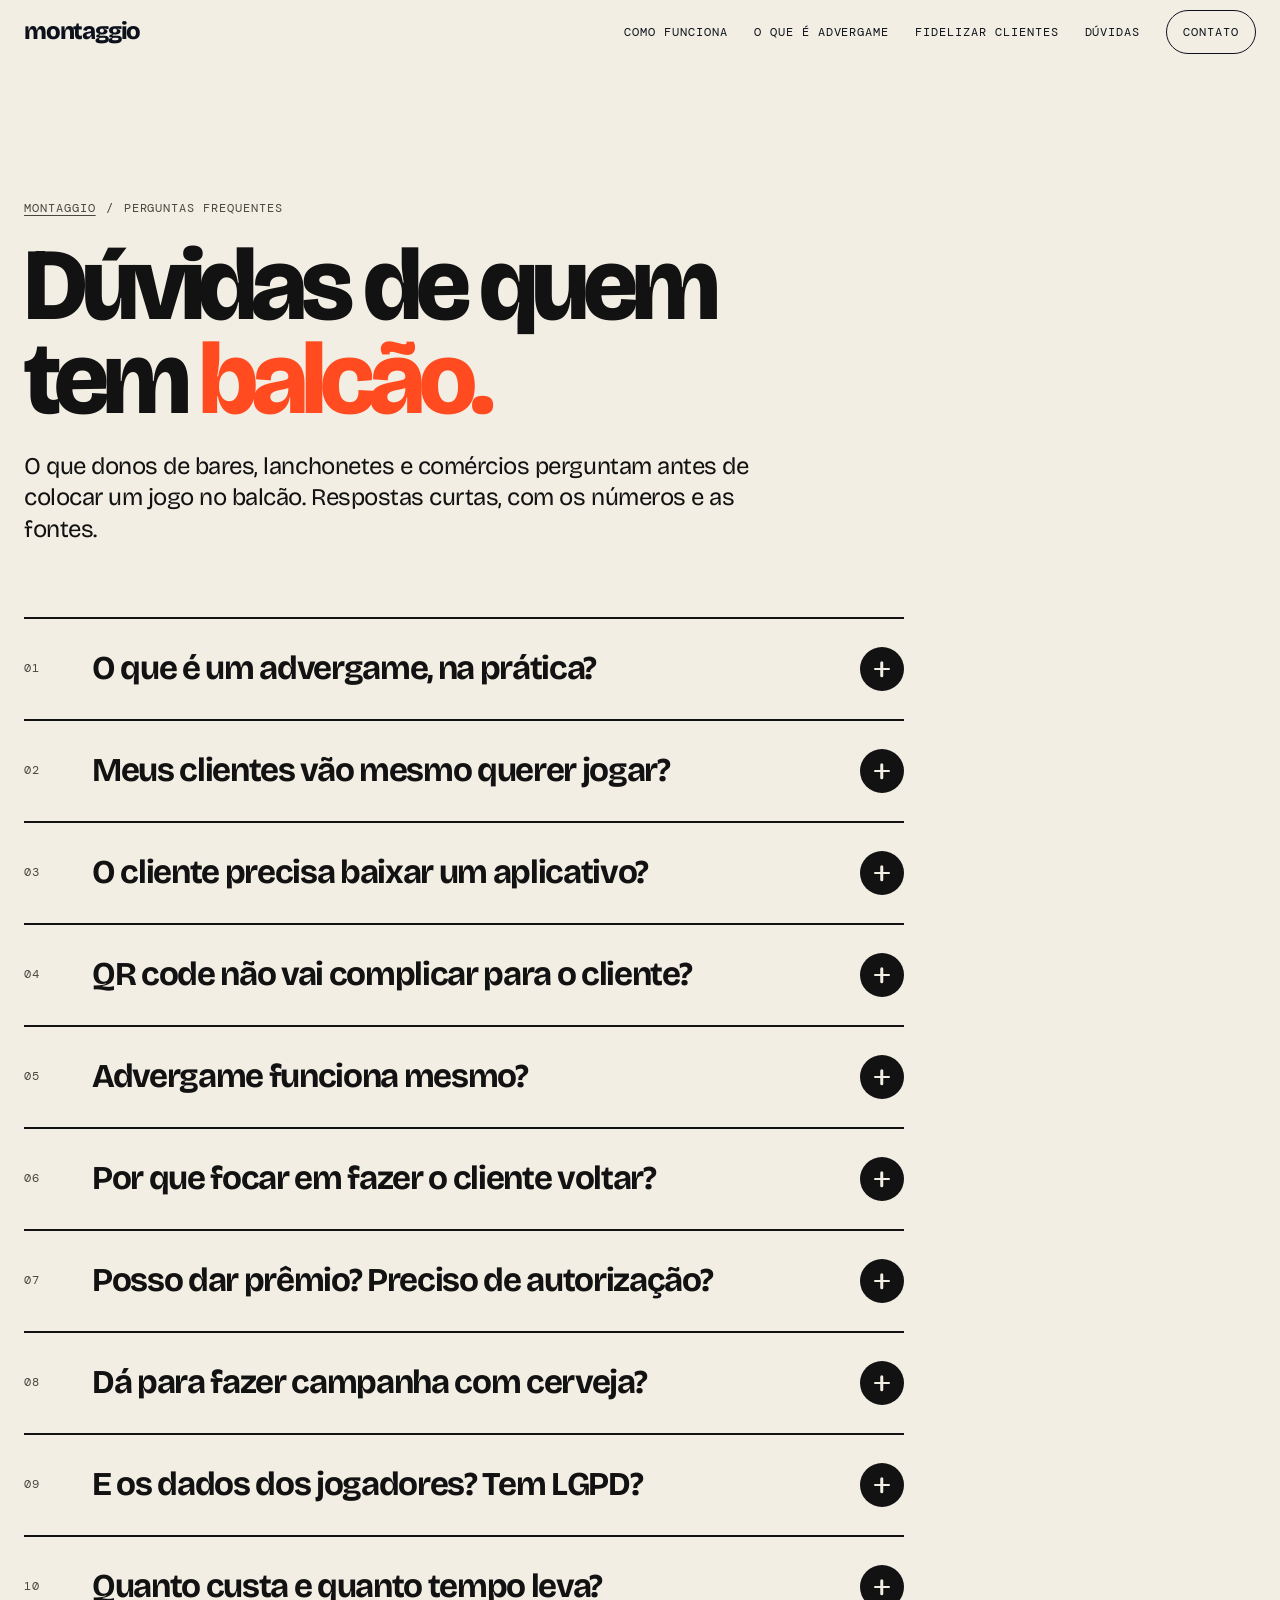
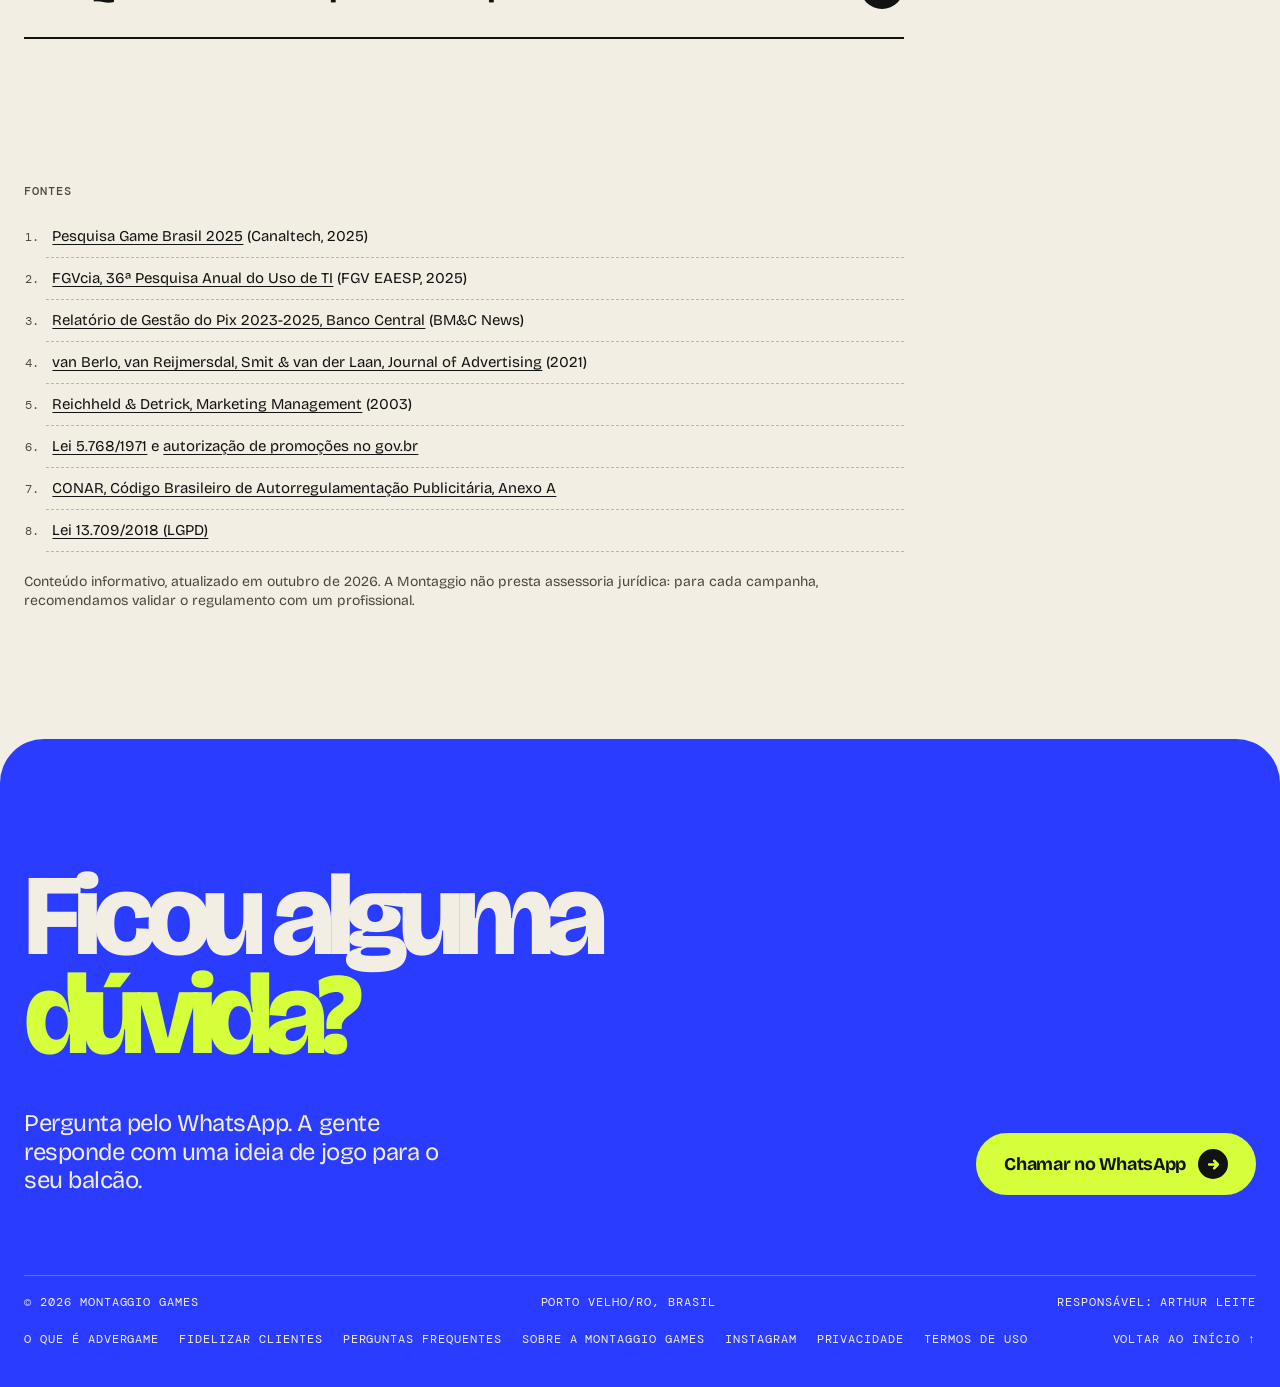
<file: perguntas-frequentes.html>
<!doctype html>
<html lang="pt-BR">
<head>
<meta charset="utf-8">
<meta name="viewport" content="width=device-width, initial-scale=1, viewport-fit=cover">
<!-- SEO · se mudar para domínio próprio, troque https://tuzihd.com.br -->
<title>Perguntas frequentes sobre advergames | Montaggio Games</title>
<meta name="description" content="Precisa baixar app? Pode dar prêmio? Pode ter cerveja? Respostas diretas sobre advergames para bares e lanchonetes, com dados e fontes.">
<meta name="robots" content="index, follow, max-image-preview:large, max-snippet:-1">
<link rel="canonical" href="https://tuzihd.com.br/perguntas-frequentes.html">
<meta name="theme-color" content="#f3eee4">
<meta name="color-scheme" content="light">
<meta name="author" content="Montaggio Games">

<meta property="og:type" content="website">
<meta property="og:locale" content="pt_BR">
<meta property="og:site_name" content="Montaggio Games">
<meta property="og:title" content="Advergames: as dúvidas de quem tem balcão">
<meta property="og:description" content="Respostas diretas sobre jogos para bares e lanchonetes, com dados reais e fontes.">
<meta property="og:url" content="https://tuzihd.com.br/perguntas-frequentes.html">
<meta property="og:image" content="https://tuzihd.com.br/og-image.png">
<meta property="og:image:width" content="1200">
<meta property="og:image:height" content="630">
<meta property="og:image:alt" content="Montaggio: mais consumo no seu balcão. Skatista pixel art pegando garrafinhas num jogo de celular.">
<meta name="twitter:card" content="summary_large_image">
<meta name="twitter:title" content="Advergames: as dúvidas de quem tem balcão">
<meta name="twitter:description" content="Respostas diretas sobre jogos para bares e lanchonetes, com dados reais e fontes.">
<meta name="twitter:image" content="https://tuzihd.com.br/og-image.png">

<link rel="icon" href="favicon.svg" type="image/svg+xml">
<link rel="apple-touch-icon" href="apple-touch-icon.png">

<!-- WebPage + trilha (breadcrumb). Sem FAQPage de propósito: o Google
     deixou de exibir resultados ricos de FAQ, então não há ganho em SERP. -->
<script type="application/ld+json">
{
  "@context": "https://schema.org",
  "@graph": [
    {
      "@type": "WebPage",
      "@id": "https://tuzihd.com.br/perguntas-frequentes.html#page",
      "url": "https://tuzihd.com.br/perguntas-frequentes.html",
      "name": "Perguntas frequentes sobre advergames | Montaggio Games",
      "description": "Respostas diretas sobre advergames para bares e lanchonetes, com dados e fontes.",
      "inLanguage": "pt-BR",
      "isPartOf": { "@id": "https://tuzihd.com.br/#site" },
      "about": { "@id": "https://tuzihd.com.br/#service" },
      "publisher": { "@id": "https://tuzihd.com.br/#org" },
      "dateModified": "2026-10-19",
      "breadcrumb": { "@id": "https://tuzihd.com.br/perguntas-frequentes.html#trilha" }
    },
    {
      "@type": "BreadcrumbList",
      "@id": "https://tuzihd.com.br/perguntas-frequentes.html#trilha",
      "itemListElement": [
        { "@type": "ListItem", "position": 1, "name": "Montaggio", "item": "https://tuzihd.com.br/" },
        { "@type": "ListItem", "position": 2, "name": "Perguntas frequentes", "item": "https://tuzihd.com.br/perguntas-frequentes.html" }
      ]
    }
  ]
}
</script>

<!-- Segurança: só carrega o que vem do próprio site (CSP) e não manda o endereço completo
     da página para outros sites. Ao adicionar um script inline, ele vai precisar de hash na CSP. -->
<meta http-equiv="Content-Security-Policy" content="default-src 'self'; script-src 'self'; style-src 'self' 'unsafe-inline'; img-src 'self' data:; font-src 'self'; connect-src 'self'; object-src 'none'; base-uri 'self'; form-action 'none'; frame-src 'none'; upgrade-insecure-requests">
<meta name="referrer" content="strict-origin-when-cross-origin">
<link rel="preload" href="assets/fonts/bricolage-latin.woff2" as="font" type="font/woff2" crossorigin>
<link rel="stylesheet" href="style.css?v=20261124d">
</head>
<body class="faq-page">

<a class="skip" href="#conteudo">Pular para o conteúdo</a>

<nav class="nav" aria-label="Principal"><div class="wrap">
  <a class="logo" href="index.html" aria-label="Montaggio, ir para a página inicial">montaggio</a>
  <div class="links mono">
    <a href="index.html#como-funciona">Como funciona</a>
    <a href="o-que-e-advergame.html">O que é advergame</a>
    <a href="como-fidelizar-clientes-bar.html">Fidelizar clientes</a>
    <a href="perguntas-frequentes.html" aria-current="page">Dúvidas</a>
  </div>
  <a class="nav-cta mono" href="#contato">Contato</a>
</div></nav>

<main id="conteudo">

<!-- =========================================================
     PERGUNTAS FREQUENTES
     Cada pergunta é um <details> nativo: abre sem JS, funciona no teclado
     e no leitor de tela. Os números citados têm a fonte logo abaixo e
     na lista "Fontes" no fim da página. Ao atualizar um dado, atualize a fonte.
     ========================================================= -->
<header class="faq-head">
  <div class="wrap">
    <nav class="crumbs mono" aria-label="Você está em"><a href="index.html">Montaggio</a> <span aria-hidden="true">/</span> <span aria-current="page">Perguntas frequentes</span></nav>
    <h1 class="h-xl">Dúvidas de quem tem <em>balcão.</em></h1>
    <p class="faq-lead">O que donos de bares, lanchonetes e comércios perguntam antes de colocar um jogo no balcão. Respostas curtas, com os números e as fontes.</p>
  </div>
</header>

<section class="faq" aria-label="Perguntas e respostas">
  <div class="wrap faq-wrap">

    <details class="q" id="o-que-e" name="faq">
      <summary><span class="q-n mono">01</span><h2>O que é um advergame, na prática?</h2><span class="q-ic" aria-hidden="true"></span></summary>
      <div class="a">
        <p>É um jogo feito com a marca, para a marca. No caso da Montaggio, um jogo curto que abre no celular do cliente, com os seus produtos, as suas cores e o seu nome. Para jogar, o cliente usa vidas; cada compra de um produto participante libera uma vida, e os pontos viram prêmios no seu balcão.</p>
        <p>A diferença para um anúncio comum é que ninguém é interrompido: a pessoa escolhe jogar. Tipos, exemplos e história no <a href="o-que-e-advergame.html">guia sobre o que é advergame</a>.</p>
      </div>
    </details>

    <details class="q" id="clientes-jogam" name="faq">
      <summary><span class="q-n mono">02</span><h2>Meus clientes vão mesmo querer jogar?</h2><span class="q-ic" aria-hidden="true"></span></summary>
      <div class="a">
        <p class="stat"><b>82,8%</b><span>dos brasileiros dizem consumir algum tipo de jogo digital</span></p>
        <p>E o celular é a plataforma preferida, citada por 40,8% dos entrevistados, à frente de console e computador. A pesquisa ouviu 6.282 pessoas. Ou seja: jogar no celular já é hábito, e não é coisa só de adolescente.</p>
        <p class="src">Fonte: <a href="https://canaltech.com.br/games/pesquisa-game-brasil-2025-revela-como-diferentes-geracoes-de-brasileiros-jogam/" target="_blank" rel="noopener">Pesquisa Game Brasil 2025, via Canaltech</a></p>
      </div>
    </details>

    <details class="q" id="aplicativo" name="faq">
      <summary><span class="q-n mono">03</span><h2>O cliente precisa baixar um aplicativo?</h2><span class="q-ic" aria-hidden="true"></span></summary>
      <div class="a">
        <p class="stat"><b>272 mi</b><span>de smartphones em uso no Brasil, cerca de 1,3 por habitante</span></p>
        <p>Não precisa. O jogo é feito em HTML5 e abre direto no navegador do celular, por um link ou QR code. Sem loja de aplicativos, sem cadastro obrigatório e sem ocupar memória do aparelho. Quem tem um smartphone já consegue jogar.</p>
        <p class="src">Fonte: <a href="https://eaesp.fgv.br/blog/brasil-tem-mais-dispositivos-digitais-do-que-habitantes-e-engatinha-no-uso-da-ia" target="_blank" rel="noopener">FGVcia, 36ª Pesquisa Anual do Uso de TI (2025)</a></p>
      </div>
    </details>

    <details class="q" id="qr-code" name="faq">
      <summary><span class="q-n mono">04</span><h2>QR code não vai complicar para o cliente?</h2><span class="q-ic" aria-hidden="true"></span></summary>
      <div class="a">
        <p class="stat"><b>148 mi</b><span>de pessoas fizeram ou receberam ao menos um Pix em 2025</span></p>
        <p>O brasileiro já aponta a câmera para QR code todo dia para pagar com Pix. Por isso a vida chega do mesmo jeito: um QR no copo, na comanda ou no cupom. O cliente escaneia e está jogando em segundos.</p>
        <p class="src">Fonte: <a href="https://bmcnews.com.br/economia/pix-2025-80-bilhoes-transacoes-35-trilhoes-banco-central/" target="_blank" rel="noopener">Banco Central, Relatório de Gestão do Pix 2023-2025, via BM&amp;C News</a></p>
      </div>
    </details>

    <details class="q" id="funciona" name="faq">
      <summary><span class="q-n mono">05</span><h2>Advergame funciona mesmo?</h2><span class="q-ic" aria-hidden="true"></span></summary>
      <div class="a">
        <p class="stat"><b>38</b><span>conjuntos de dados reunidos numa meta-análise sobre advergames</span></p>
        <p>A resposta honesta: funciona para criar simpatia pela marca, mas não necessariamente para fazer alguém decorar o nome. A meta-análise publicada no <i>Journal of Advertising</i> concluiu que as pessoas têm atitude mais positiva diante de advergames do que de outros formatos de anúncio, mas lembram menos da marca.</p>
        <p>É por isso que o jogo da Montaggio não depende de lembrança: a vida vem de uma compra feita ali, no seu balcão, e o prêmio é retirado no mesmo lugar. O resultado aparece no caixa, não numa pesquisa de memória.</p>
        <p class="src">Fonte: <a href="https://doi.org/10.1080/00913367.2020.1858462" target="_blank" rel="noopener">van Berlo et al., “The Gamification of Branded Content: A Meta-Analysis of Advergame Effects”, Journal of Advertising, 2021</a></p>
      </div>
    </details>

    <details class="q" id="voltar" name="faq">
      <summary><span class="q-n mono">06</span><h2>Por que focar em fazer o cliente voltar?</h2><span class="q-ic" aria-hidden="true"></span></summary>
      <div class="a">
        <p class="stat"><b>+5% → +25%</b><span>mais 5% de clientes retidos renderam mais de 25% de lucro (serviços financeiros)</span></p>
        <p>O estudo clássico de Fred Reichheld, da Bain &amp; Company, mostrou que cliente fiel custa menos para atender, compra mais com o tempo e indica outras pessoas. O número exato varia de setor para setor, mas a lógica vale para o balcão: quem já te conhece é o cliente mais barato de trazer de volta. Veja <a href="como-fidelizar-clientes-bar.html">10 ideias de fidelização para bares e lanchonetes</a>.</p>
        <p class="src">Fonte: <a href="https://media.bain.com/Images/MM_Loyalty_prescription_cutting_costs.pdf" target="_blank" rel="noopener">Reichheld &amp; Detrick, “Loyalty: A Prescription for Cutting Costs”, Marketing Management, 2003 (PDF, Bain &amp; Company)</a></p>
      </div>
    </details>

    <details class="q" id="premio" name="faq">
      <summary><span class="q-n mono">07</span><h2>Posso dar prêmio? Preciso de autorização?</h2><span class="q-ic" aria-hidden="true"></span></summary>
      <div class="a">
        <p>Pode, mas com cuidado. A Lei 5.768/1971 diz que distribuir prêmios como propaganda, por <b>sorteio, vale-brinde, concurso ou operação assemelhada</b>, depende de autorização prévia do Ministério da Fazenda.</p>
        <p>A lei só dispensa a autorização em concursos exclusivamente culturais, artísticos, desportivos ou recreativos <b>que não estejam ligados à compra</b> de nada. Como no nosso modelo a vida vem de uma compra, o mais seguro é tratar a campanha como promoção que precisa de autorização e validar a mecânica com um advogado antes de lançar. A gente ajuda a desenhar uma mecânica viável.</p>
        <p class="src">Fontes: <a href="https://www2.camara.leg.br/legin/fed/lei/1970-1979/lei-5768-20-dezembro-1971-357812-normaatualizada-pl.html" target="_blank" rel="noopener">Lei 5.768/1971, arts. 1º e 3º (Câmara dos Deputados)</a> · <a href="https://www.gov.br/pt-br/servicos/obter-autorizacao-para-atividades-de-distribuicao-gratuita-de-premios-a-titulo-de-propaganda-ou-de-captacao-de-poupanca-popular" target="_blank" rel="noopener">Serviço de autorização no gov.br</a></p>
      </div>
    </details>

    <details class="q" id="cerveja" name="faq">
      <summary><span class="q-n mono">08</span><h2>Dá para fazer campanha com cerveja?</h2><span class="q-ic" aria-hidden="true"></span></summary>
      <div class="a">
        <p>Dá, seguindo as regras do CONAR para bebida alcoólica (Anexo A do Código Brasileiro de Autorregulamentação Publicitária). Em resumo: a comunicação se dirige a adultos, quem aparece deve ser e parecer maior de 25 anos, nada de linguagem ou personagens que atraiam crianças, e entra uma frase de advertência como “Beba com moderação”.</p>
        <p>No jogo, isso vira confirmação de idade na entrada, personagens adultos e aviso de consumo responsável na tela.</p>
        <p class="src">Fontes: <a href="https://www.conar.org.br/" target="_blank" rel="noopener">CONAR, Código e anexos</a> · <a href="https://www.migalhas.com.br/coluna/migalhas-de-responsabilidade-civil/327626/a-regulamentacao-da-publicidade-das-bebidas-alcoolicas-e-a-protecao-do-adolescente-no-instagram-e-facebook" target="_blank" rel="noopener">Migalhas, sobre o Anexo A</a></p>
      </div>
    </details>

    <details class="q" id="dados" name="faq">
      <summary><span class="q-n mono">09</span><h2>E os dados dos jogadores? Tem LGPD?</h2><span class="q-ic" aria-hidden="true"></span></summary>
      <div class="a">
        <p>Tem, e a gente segue. A Lei Geral de Proteção de Dados (Lei 13.709/2018) vale para qualquer dado pessoal, como nome no ranking ou telefone. Por isso coletamos só o necessário, explicamos para que serve, pedimos consentimento quando ele é a base legal e permitimos que o jogador peça a exclusão. Para crianças, a lei exige consentimento específico de um dos pais ou responsável.</p>
        <p class="src">Fonte: <a href="https://www.planalto.gov.br/ccivil_03/_ato2015-2018/2018/lei/l13709.htm" target="_blank" rel="noopener">Lei 13.709/2018, LGPD (Planalto)</a></p>
      </div>
    </details>

    <details class="q" id="custo" name="faq">
      <summary><span class="q-n mono">10</span><h2>Quanto custa e quanto tempo leva?</h2><span class="q-ic" aria-hidden="true"></span></summary>
      <div class="a">
        <p>Depende do tamanho do jogo, da arte e de quanto tempo a campanha fica no ar, por isso não publicamos tabela. O caminho é sempre o mesmo: briefing, conceito, protótipo jogável, arte e som, publicação e medição. Você joga o protótipo antes da arte final e só seguimos se estiver divertido.</p>
        <p>Conte o que você vende no WhatsApp e respondemos com uma ideia de jogo e uma proposta.</p>
      </div>
    </details>

  </div>
</section>

<section class="faq-sources" aria-labelledby="fontes-h">
  <div class="wrap faq-wrap">
    <h2 class="mono" id="fontes-h">Fontes</h2>
    <ol>
      <li><a href="https://canaltech.com.br/games/pesquisa-game-brasil-2025-revela-como-diferentes-geracoes-de-brasileiros-jogam/" target="_blank" rel="noopener">Pesquisa Game Brasil 2025</a> (Canaltech, 2025)</li>
      <li><a href="https://eaesp.fgv.br/blog/brasil-tem-mais-dispositivos-digitais-do-que-habitantes-e-engatinha-no-uso-da-ia" target="_blank" rel="noopener">FGVcia, 36ª Pesquisa Anual do Uso de TI</a> (FGV EAESP, 2025)</li>
      <li><a href="https://bmcnews.com.br/economia/pix-2025-80-bilhoes-transacoes-35-trilhoes-banco-central/" target="_blank" rel="noopener">Relatório de Gestão do Pix 2023-2025, Banco Central</a> (BM&amp;C News)</li>
      <li><a href="https://doi.org/10.1080/00913367.2020.1858462" target="_blank" rel="noopener">van Berlo, van Reijmersdal, Smit &amp; van der Laan, Journal of Advertising</a> (2021)</li>
      <li><a href="https://media.bain.com/Images/MM_Loyalty_prescription_cutting_costs.pdf" target="_blank" rel="noopener">Reichheld &amp; Detrick, Marketing Management</a> (2003)</li>
      <li><a href="https://www2.camara.leg.br/legin/fed/lei/1970-1979/lei-5768-20-dezembro-1971-357812-normaatualizada-pl.html" target="_blank" rel="noopener">Lei 5.768/1971</a> e <a href="https://www.gov.br/pt-br/servicos/obter-autorizacao-para-atividades-de-distribuicao-gratuita-de-premios-a-titulo-de-propaganda-ou-de-captacao-de-poupanca-popular" target="_blank" rel="noopener">autorização de promoções no gov.br</a></li>
      <li><a href="https://www.conar.org.br/" target="_blank" rel="noopener">CONAR, Código Brasileiro de Autorregulamentação Publicitária, Anexo A</a></li>
      <li><a href="https://www.planalto.gov.br/ccivil_03/_ato2015-2018/2018/lei/l13709.htm" target="_blank" rel="noopener">Lei 13.709/2018 (LGPD)</a></li>
    </ol>
    <p class="r-note">Conteúdo informativo, atualizado em outubro de 2026. A Montaggio não presta assessoria jurídica: para cada campanha, recomendamos validar o regulamento com um profissional.</p>
  </div>
</section>

<section class="faq-cta" id="contato" aria-labelledby="cta-h">
  <div class="wrap">
    <div class="faq-cta-box">
      <h2 id="cta-h">Ficou alguma <em>dúvida?</em></h2>
      <div class="faq-cta-row">
      <p>Pergunta pelo WhatsApp. A gente responde com uma ideia de jogo para o seu balcão.</p>
      <a class="btn" href="https://wa.me/556993630689?text=Oi%2C%20Montaggio!%20Tenho%20uma%20d%C3%BAvida%20sobre%20o%20jogo." target="_blank" rel="noopener">Chamar no WhatsApp <span class="arr" aria-hidden="true"><svg viewBox="0 0 24 24"><path d="M5 12h14M13 6l6 6-6 6"/></svg></span></a>
      </div>
    </div>
  </div>
</section>

</main>

<footer class="foot">
  <div class="wrap foot-in mono">
    <span>© 2026 Montaggio Games</span>
    <span>Porto Velho/RO, Brasil</span>
    <span>Responsável: Arthur Leite</span>
    <span class="foot-links"><a href="o-que-e-advergame.html">O que é advergame</a><a href="como-fidelizar-clientes-bar.html">Fidelizar clientes</a><a href="perguntas-frequentes.html">Perguntas frequentes</a><a href="sobre.html">Sobre a Montaggio Games</a><a href="https://www.instagram.com/montaggio_/" target="_blank" rel="noopener me">Instagram</a><a href="privacidade.html">Privacidade</a><a href="termos.html">Termos de uso</a></span>
    <a href="index.html">Voltar ao início ↑</a>
  </div>
</footer>

<script src="faq.js" defer></script>
</body>
</html>
</file>
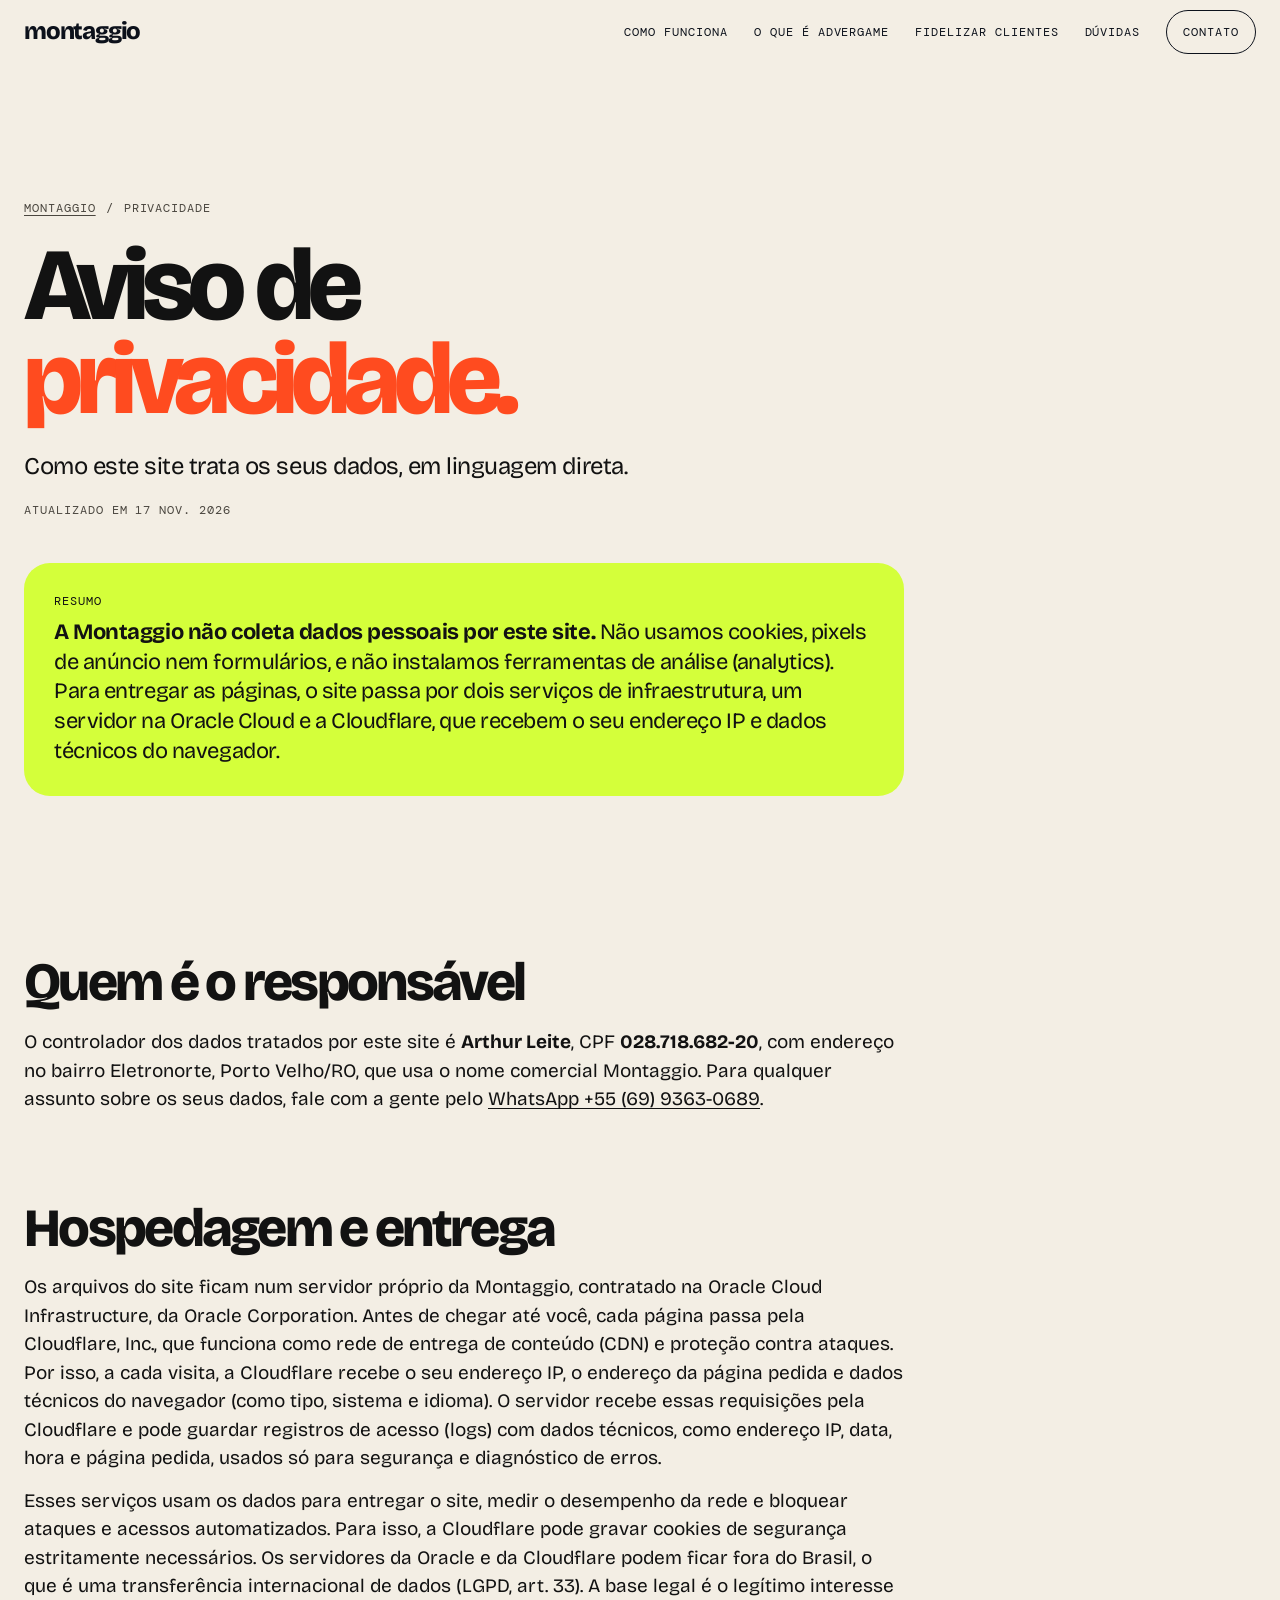
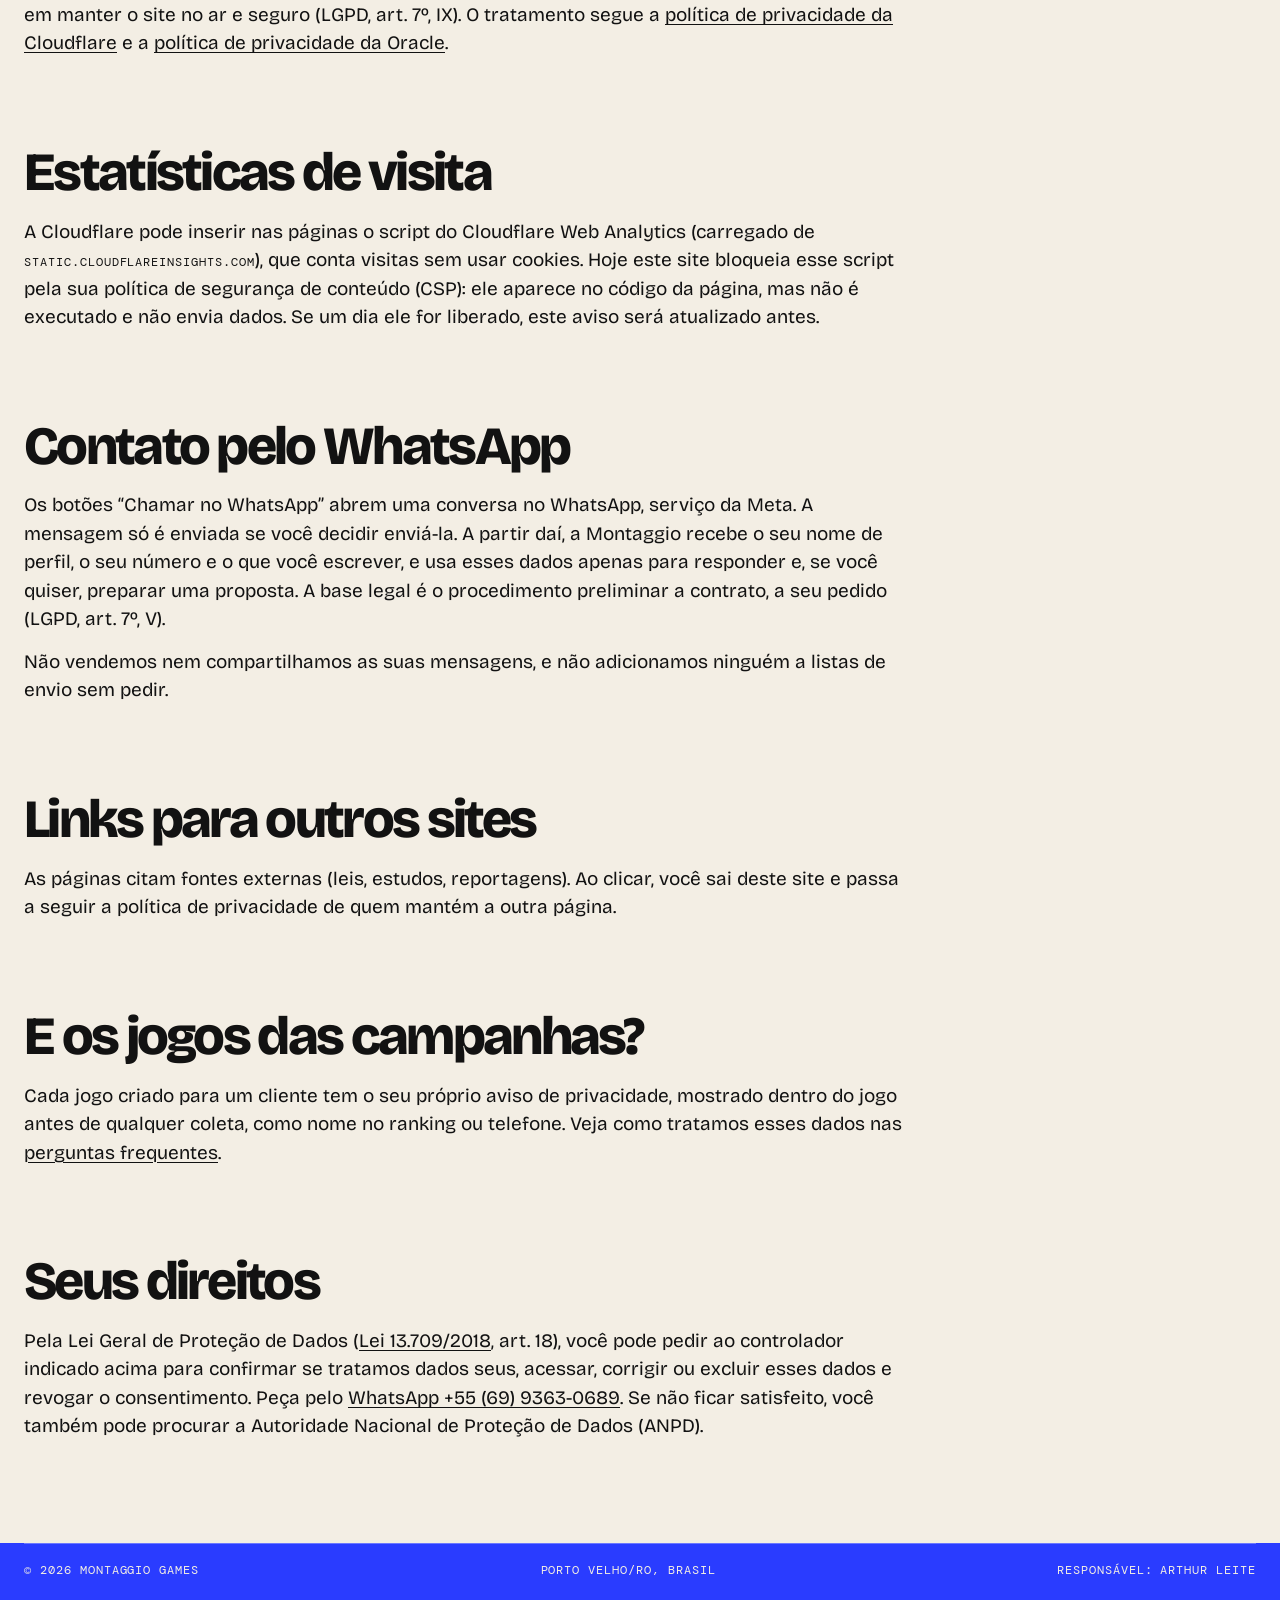
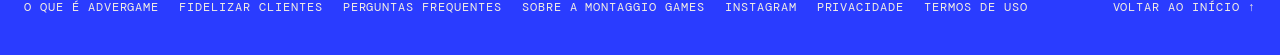
<file: privacidade.html>
<!doctype html>
<html lang="pt-BR">
<head>
<meta charset="utf-8">
<meta name="viewport" content="width=device-width, initial-scale=1, viewport-fit=cover">
<!-- SEO · se mudar para domínio próprio, troque https://tuzihd.com.br -->
<title>Aviso de privacidade | Montaggio Games</title>
<meta name="description" content="Quem é o responsável pelo site da Montaggio, quais dados passam pela hospedagem (servidor na Oracle Cloud e Cloudflare) e pelo WhatsApp e como exercer seus direitos pela LGPD.">
<!-- página institucional: segue os links, mas não precisa aparecer na busca -->
<meta name="robots" content="noindex, follow">
<link rel="canonical" href="https://tuzihd.com.br/privacidade.html">
<meta name="theme-color" content="#f3eee4">
<meta name="color-scheme" content="light">
<link rel="icon" href="favicon.svg" type="image/svg+xml">
<link rel="apple-touch-icon" href="apple-touch-icon.png">
<!-- Segurança: só carrega o que vem do próprio site (CSP) e não manda o endereço completo
     da página para outros sites. Ao adicionar um script inline, ele vai precisar de hash na CSP. -->
<meta http-equiv="Content-Security-Policy" content="default-src 'self'; script-src 'self'; style-src 'self' 'unsafe-inline'; img-src 'self' data:; font-src 'self'; connect-src 'self'; object-src 'none'; base-uri 'self'; form-action 'none'; frame-src 'none'; upgrade-insecure-requests">
<meta name="referrer" content="strict-origin-when-cross-origin">
<link rel="preload" href="assets/fonts/bricolage-latin.woff2" as="font" type="font/woff2" crossorigin>
<link rel="stylesheet" href="style.css?v=20261124d">
</head>
<body class="faq-page">

<a class="skip" href="#conteudo">Pular para o conteúdo</a>

<nav class="nav" aria-label="Principal"><div class="wrap">
  <a class="logo" href="index.html" aria-label="Montaggio, ir para a página inicial">montaggio</a>
  <div class="links mono">
    <a href="index.html#como-funciona">Como funciona</a>
    <a href="o-que-e-advergame.html">O que é advergame</a>
    <a href="como-fidelizar-clientes-bar.html">Fidelizar clientes</a>
    <a href="perguntas-frequentes.html">Dúvidas</a>
  </div>
  <a class="nav-cta mono" href="index.html#contato">Contato</a>
</div></nav>

<main id="conteudo">

<!-- =========================================================
     AVISO DE PRIVACIDADE · deste site (não dos jogos)
     Descreve só o que o site faz hoje. Se entrar analytics, formulário,
     pixel ou cookie, atualize este texto ANTES de publicar a mudança.
     O tráfego passa pela Cloudflare (proxy/CDN): se mudar algo no painel dela
     (ex.: liberar o Web Analytics na CSP), atualize as seções "Hospedagem" e "Estatísticas".
     Os jogos de cada campanha têm aviso próprio, mostrado dentro do jogo.
     ========================================================= -->
<header class="faq-head">
  <div class="wrap">
    <nav class="crumbs mono" aria-label="Você está em"><a href="index.html">Montaggio</a> <span aria-hidden="true">/</span> <span aria-current="page">Privacidade</span></nav>
    <h1 class="h-xl">Aviso de <em>privacidade.</em></h1>
    <p class="faq-lead">Como este site trata os seus dados, em linguagem direta.</p>
    <p class="guide-meta mono"><span>Atualizado em <time datetime="2026-11-17">17 nov. 2026</time></span></p>

    <div class="answer">
      <span class="mono">Resumo</span>
      <p><b>A Montaggio não coleta dados pessoais por este site.</b> Não usamos cookies, pixels de anúncio nem formulários, e não instalamos ferramentas de análise (analytics). Para entregar as páginas, o site passa por dois serviços de infraestrutura, um servidor na Oracle Cloud e a Cloudflare, que recebem o seu endereço IP e dados técnicos do navegador.</p>
    </div>
  </div>
</header>

<article class="prose" aria-labelledby="hospedagem">
  <div class="wrap">

    <!-- CONTROLADOR · pessoa física. Se abrir CNPJ, troque nome/CPF por razão social/CNPJ aqui, em termos.html e no rodapé. -->
    <h2 id="responsavel">Quem é o responsável</h2>
    <p>O controlador dos dados tratados por este site é <b>Arthur Leite</b>, CPF <b>028.718.682-20</b>, com endereço no bairro Eletronorte, Porto Velho/RO, que usa o nome comercial Montaggio. Para qualquer assunto sobre os seus dados, fale com a gente pelo <a href="https://wa.me/556993630689?text=Oi%2C%20Montaggio!%20Tenho%20um%20pedido%20sobre%20os%20meus%20dados%20(LGPD)." target="_blank" rel="noopener">WhatsApp +55 (69) 9363-0689</a>.</p>

    <h2 id="hospedagem">Hospedagem e entrega</h2>
    <p>Os arquivos do site ficam num servidor próprio da Montaggio, contratado na Oracle Cloud Infrastructure, da Oracle Corporation. Antes de chegar até você, cada página passa pela Cloudflare, Inc., que funciona como rede de entrega de conteúdo (CDN) e proteção contra ataques. Por isso, a cada visita, a Cloudflare recebe o seu endereço IP, o endereço da página pedida e dados técnicos do navegador (como tipo, sistema e idioma). O servidor recebe essas requisições pela Cloudflare e pode guardar registros de acesso (logs) com dados técnicos, como endereço IP, data, hora e página pedida, usados só para segurança e diagnóstico de erros.</p>
    <p>Esses serviços usam os dados para entregar o site, medir o desempenho da rede e bloquear ataques e acessos automatizados. Para isso, a Cloudflare pode gravar cookies de segurança estritamente necessários. Os servidores da Oracle e da Cloudflare podem ficar fora do Brasil, o que é uma transferência internacional de dados (LGPD, art. 33). A base legal é o legítimo interesse em manter o site no ar e seguro (LGPD, art. 7º, IX). O tratamento segue a <a href="https://www.cloudflare.com/pt-br/privacypolicy/" target="_blank" rel="noopener">política de privacidade da Cloudflare</a> e a <a href="https://www.oracle.com/br/legal/privacy/" target="_blank" rel="noopener">política de privacidade da Oracle</a>.</p>

    <h2 id="estatisticas">Estatísticas de visita</h2>
    <p>A Cloudflare pode inserir nas páginas o script do Cloudflare Web Analytics (carregado de <span class="mono">static.cloudflareinsights.com</span>), que conta visitas sem usar cookies. Hoje este site bloqueia esse script pela sua política de segurança de conteúdo (CSP): ele aparece no código da página, mas não é executado e não envia dados. Se um dia ele for liberado, este aviso será atualizado antes.</p>

    <h2 id="whatsapp">Contato pelo WhatsApp</h2>
    <p>Os botões “Chamar no WhatsApp” abrem uma conversa no WhatsApp, serviço da Meta. A mensagem só é enviada se você decidir enviá-la. A partir daí, a Montaggio recebe o seu nome de perfil, o seu número e o que você escrever, e usa esses dados apenas para responder e, se você quiser, preparar uma proposta. A base legal é o procedimento preliminar a contrato, a seu pedido (LGPD, art. 7º, V).</p>
    <p>Não vendemos nem compartilhamos as suas mensagens, e não adicionamos ninguém a listas de envio sem pedir.</p>

    <h2 id="links">Links para outros sites</h2>
    <p>As páginas citam fontes externas (leis, estudos, reportagens). Ao clicar, você sai deste site e passa a seguir a política de privacidade de quem mantém a outra página.</p>

    <h2 id="jogos">E os jogos das campanhas?</h2>
    <p>Cada jogo criado para um cliente tem o seu próprio aviso de privacidade, mostrado dentro do jogo antes de qualquer coleta, como nome no ranking ou telefone. Veja como tratamos esses dados nas <a href="perguntas-frequentes.html#dados">perguntas frequentes</a>.</p>

    <h2 id="direitos">Seus direitos</h2>
    <p>Pela Lei Geral de Proteção de Dados (<a href="https://www.planalto.gov.br/ccivil_03/_ato2015-2018/2018/lei/l13709.htm" target="_blank" rel="noopener">Lei 13.709/2018</a>, art. 18), você pode pedir ao controlador indicado acima para confirmar se tratamos dados seus, acessar, corrigir ou excluir esses dados e revogar o consentimento. Peça pelo <a href="https://wa.me/556993630689?text=Oi%2C%20Montaggio!%20Tenho%20um%20pedido%20sobre%20os%20meus%20dados%20(LGPD)." target="_blank" rel="noopener">WhatsApp +55 (69) 9363-0689</a>. Se não ficar satisfeito, você também pode procurar a Autoridade Nacional de Proteção de Dados (ANPD).</p>

  </div>
</article>

</main>

<footer class="foot">
  <div class="wrap foot-in mono">
    <span>© 2026 Montaggio Games</span>
    <span>Porto Velho/RO, Brasil</span>
    <span>Responsável: Arthur Leite</span>
    <span class="foot-links"><a href="o-que-e-advergame.html">O que é advergame</a><a href="como-fidelizar-clientes-bar.html">Fidelizar clientes</a><a href="perguntas-frequentes.html">Perguntas frequentes</a><a href="sobre.html">Sobre a Montaggio Games</a><a href="https://www.instagram.com/montaggio_/" target="_blank" rel="noopener me">Instagram</a><a href="privacidade.html">Privacidade</a><a href="termos.html">Termos de uso</a></span>
    <a href="index.html">Voltar ao início ↑</a>
  </div>
</footer>
</body>
</html>
</file>
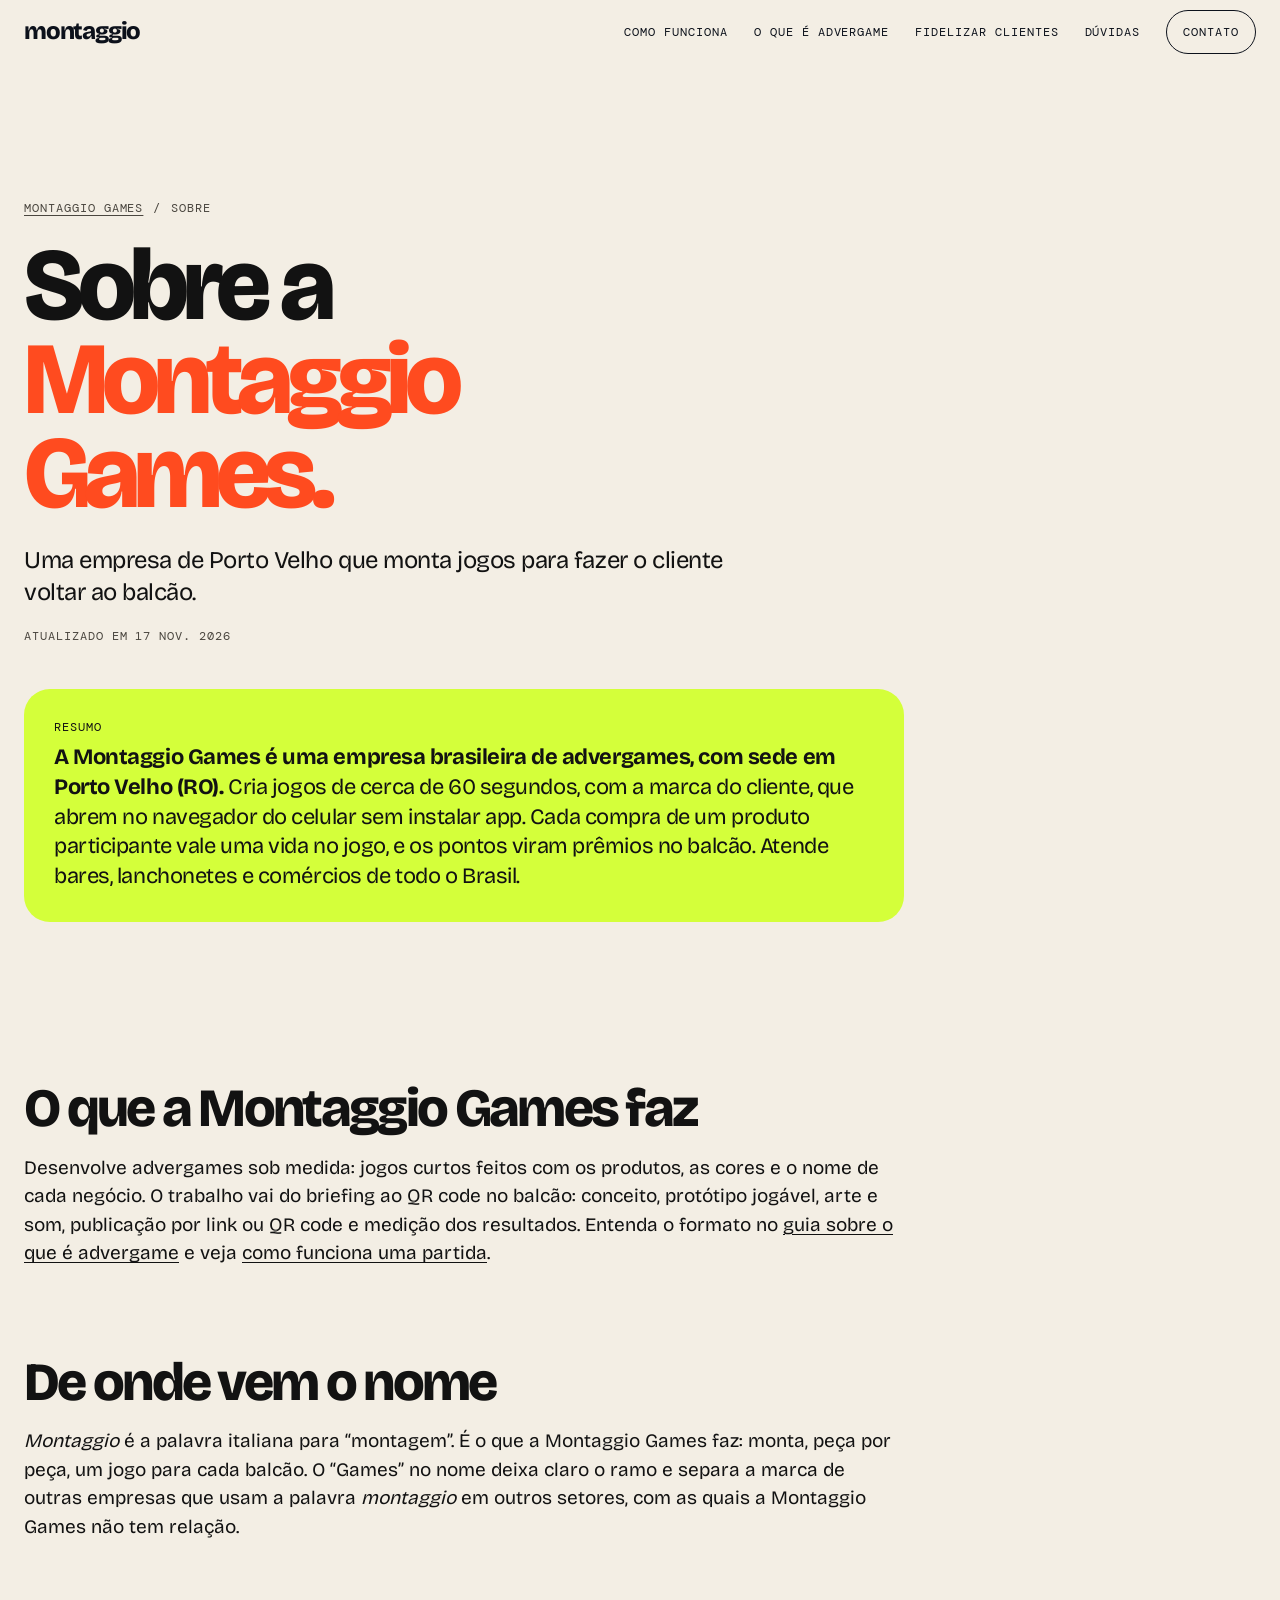
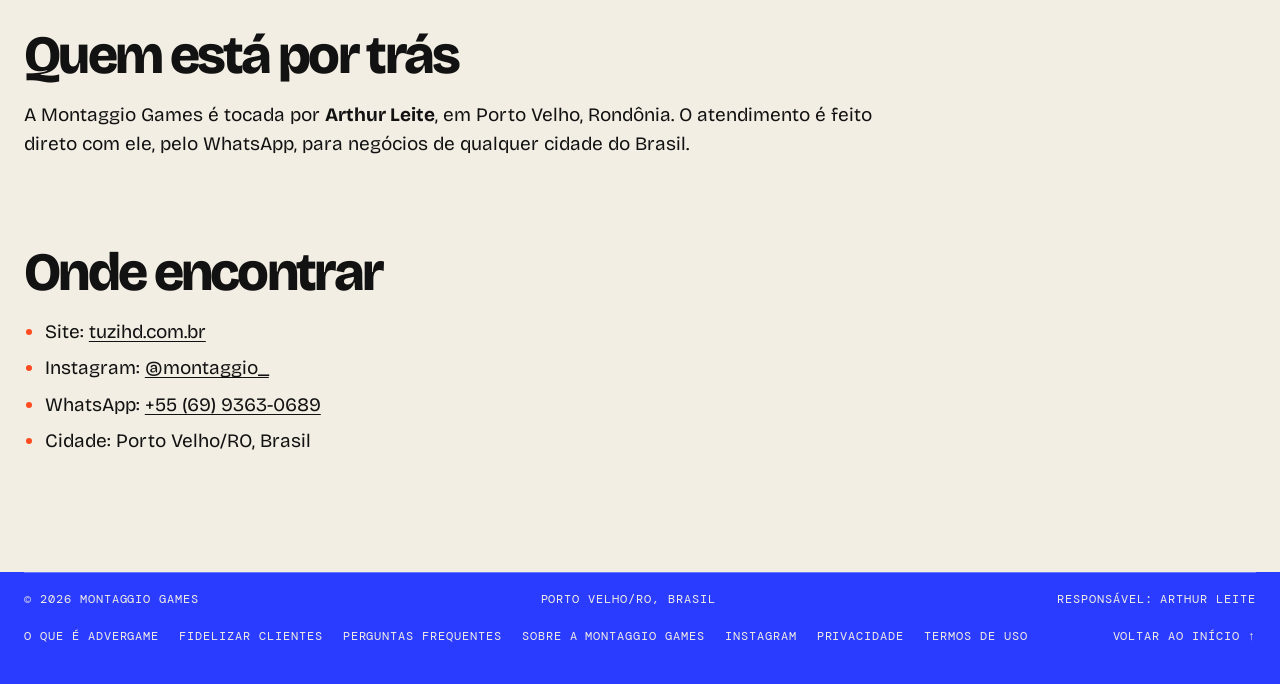
<file: sobre.html>
<!doctype html>
<html lang="pt-BR">
<head>
<meta charset="utf-8">
<meta name="viewport" content="width=device-width, initial-scale=1, viewport-fit=cover">
<!-- SEO · se mudar para domínio próprio, troque https://tuzihd.com.br -->
<title>Sobre a Montaggio Games · advergames feitos em Porto Velho</title>
<meta name="description" content="A Montaggio Games é uma empresa de Porto Velho (RO) que cria advergames: jogos de 60 segundos para bares, lanchonetes e comércios de todo o Brasil.">
<meta name="robots" content="index, follow, max-image-preview:large, max-snippet:-1">
<link rel="canonical" href="https://tuzihd.com.br/sobre.html">
<meta name="theme-color" content="#f3eee4">
<meta name="color-scheme" content="light">
<meta name="author" content="Montaggio Games">

<meta property="og:type" content="website">
<meta property="og:locale" content="pt_BR">
<meta property="og:site_name" content="Montaggio Games">
<meta property="og:title" content="Sobre a Montaggio Games">
<meta property="og:description" content="Empresa de Porto Velho (RO) que cria jogos de 60 segundos para bares, lanchonetes e comércios.">
<meta property="og:url" content="https://tuzihd.com.br/sobre.html">
<meta property="og:image" content="https://tuzihd.com.br/og-image.png">
<meta property="og:image:width" content="1200">
<meta property="og:image:height" content="630">
<meta property="og:image:alt" content="Montaggio Games: mais consumo no seu balcão. Skatista pixel art pegando garrafinhas num jogo de celular.">
<meta name="twitter:card" content="summary_large_image">
<meta name="twitter:title" content="Sobre a Montaggio Games">
<meta name="twitter:description" content="Empresa de Porto Velho (RO) que cria jogos de 60 segundos para bares, lanchonetes e comércios.">
<meta name="twitter:image" content="https://tuzihd.com.br/og-image.png">

<link rel="icon" href="favicon.svg" type="image/svg+xml">
<link rel="apple-touch-icon" href="apple-touch-icon.png">

<!-- AboutPage: diz ao Google que esta é a página oficial da entidade Montaggio Games
     (a Organization completa, com sameAs, está no index.html sob o mesmo @id). -->
<script type="application/ld+json">
{
  "@context": "https://schema.org",
  "@graph": [
    {
      "@type": "AboutPage",
      "@id": "https://tuzihd.com.br/sobre.html#page",
      "url": "https://tuzihd.com.br/sobre.html",
      "name": "Sobre a Montaggio Games",
      "description": "Quem é a Montaggio Games, empresa de advergames de Porto Velho (RO).",
      "inLanguage": "pt-BR",
      "isPartOf": { "@id": "https://tuzihd.com.br/#site" },
      "mainEntity": { "@id": "https://tuzihd.com.br/#org" },
      "dateModified": "2026-11-17",
      "breadcrumb": { "@id": "https://tuzihd.com.br/sobre.html#trilha" }
    },
    {
      "@type": "Organization",
      "@id": "https://tuzihd.com.br/#org",
      "name": "Montaggio Games",
      "alternateName": ["Montaggio", "Montaggio Advergames"],
      "url": "https://tuzihd.com.br/",
      "founder": { "@id": "https://tuzihd.com.br/sobre.html#arthur" },
      "sameAs": ["https://www.instagram.com/montaggio_/"]
    },
    {
      "@type": "Person",
      "@id": "https://tuzihd.com.br/sobre.html#arthur",
      "name": "Arthur Leite",
      "jobTitle": "Fundador",
      "worksFor": { "@id": "https://tuzihd.com.br/#org" },
      "homeLocation": { "@type": "Place", "name": "Porto Velho, RO, Brasil" }
    },
    {
      "@type": "BreadcrumbList",
      "@id": "https://tuzihd.com.br/sobre.html#trilha",
      "itemListElement": [
        { "@type": "ListItem", "position": 1, "name": "Montaggio Games", "item": "https://tuzihd.com.br/" },
        { "@type": "ListItem", "position": 2, "name": "Sobre", "item": "https://tuzihd.com.br/sobre.html" }
      ]
    }
  ]
}
</script>

<!-- Segurança: só carrega o que vem do próprio site (CSP) e não manda o endereço completo
     da página para outros sites. Ao adicionar um script inline, ele vai precisar de hash na CSP. -->
<meta http-equiv="Content-Security-Policy" content="default-src 'self'; script-src 'self'; style-src 'self' 'unsafe-inline'; img-src 'self' data:; font-src 'self'; connect-src 'self'; object-src 'none'; base-uri 'self'; form-action 'none'; frame-src 'none'; upgrade-insecure-requests">
<meta name="referrer" content="strict-origin-when-cross-origin">
<link rel="preload" href="assets/fonts/bricolage-latin.woff2" as="font" type="font/woff2" crossorigin>
<link rel="stylesheet" href="style.css?v=20261124d">
</head>
<body class="faq-page">

<a class="skip" href="#conteudo">Pular para o conteúdo</a>

<nav class="nav" aria-label="Principal"><div class="wrap">
  <a class="logo" href="index.html" aria-label="Montaggio Games, ir para a página inicial">montaggio</a>
  <div class="links mono">
    <a href="index.html#como-funciona">Como funciona</a>
    <a href="o-que-e-advergame.html">O que é advergame</a>
    <a href="como-fidelizar-clientes-bar.html">Fidelizar clientes</a>
    <a href="perguntas-frequentes.html">Dúvidas</a>
  </div>
  <a class="nav-cta mono" href="index.html#contato">Contato</a>
</div></nav>

<main id="conteudo">

<!-- =========================================================
     SOBRE · página da marca. É a que deve aparecer para quem busca
     "Montaggio Games" ou "Montaggio jogos". Só fatos verificáveis:
     ao ganhar um cliente, prêmio ou matéria na imprensa, acrescente aqui.
     ========================================================= -->
<header class="faq-head">
  <div class="wrap">
    <nav class="crumbs mono" aria-label="Você está em"><a href="index.html">Montaggio Games</a> <span aria-hidden="true">/</span> <span aria-current="page">Sobre</span></nav>
    <h1 class="h-xl">Sobre a <em>Montaggio Games.</em></h1>
    <p class="faq-lead">Uma empresa de Porto Velho que monta jogos para fazer o cliente voltar ao balcão.</p>
    <p class="guide-meta mono"><span>Atualizado em <time datetime="2026-11-17">17 nov. 2026</time></span></p>

    <div class="answer">
      <span class="mono">Resumo</span>
      <p><b>A Montaggio Games é uma empresa brasileira de advergames, com sede em Porto Velho (RO).</b> Cria jogos de cerca de 60 segundos, com a marca do cliente, que abrem no navegador do celular sem instalar app. Cada compra de um produto participante vale uma vida no jogo, e os pontos viram prêmios no balcão. Atende bares, lanchonetes e comércios de todo o Brasil.</p>
    </div>
  </div>
</header>

<article class="prose" aria-labelledby="o-que-faz">
  <div class="wrap">

    <h2 id="o-que-faz">O que a Montaggio Games faz</h2>
    <p>Desenvolve advergames sob medida: jogos curtos feitos com os produtos, as cores e o nome de cada negócio. O trabalho vai do briefing ao QR code no balcão: conceito, protótipo jogável, arte e som, publicação por link ou QR code e medição dos resultados. Entenda o formato no <a href="o-que-e-advergame.html">guia sobre o que é advergame</a> e veja <a href="index.html#como-funciona">como funciona uma partida</a>.</p>

    <h2 id="nome">De onde vem o nome</h2>
    <p><i>Montaggio</i> é a palavra italiana para “montagem”. É o que a Montaggio Games faz: monta, peça por peça, um jogo para cada balcão. O “Games” no nome deixa claro o ramo e separa a marca de outras empresas que usam a palavra <i>montaggio</i> em outros setores, com as quais a Montaggio Games não tem relação.</p>

    <h2 id="quem">Quem está por trás</h2>
    <p>A Montaggio Games é tocada por <b>Arthur Leite</b>, em Porto Velho, Rondônia. O atendimento é feito direto com ele, pelo WhatsApp, para negócios de qualquer cidade do Brasil.</p>

    <h2 id="onde">Onde encontrar</h2>
    <ul>
      <li>Site: <a href="https://tuzihd.com.br/">tuzihd.com.br</a></li>
      <li>Instagram: <a href="https://www.instagram.com/montaggio_/" target="_blank" rel="noopener me">@montaggio_</a></li>
      <li>WhatsApp: <a href="https://wa.me/556993630689?text=Oi%2C%20Montaggio!%20Quero%20um%20jogo%20para%20o%20meu%20neg%C3%B3cio." target="_blank" rel="noopener">+55 (69) 9363-0689</a></li>
      <li>Cidade: Porto Velho/RO, Brasil</li>
    </ul>

  </div>
</article>

</main>

<footer class="foot">
  <div class="wrap foot-in mono">
    <span>© 2026 Montaggio Games</span>
    <span>Porto Velho/RO, Brasil</span>
    <span>Responsável: Arthur Leite</span>
    <span class="foot-links"><a href="o-que-e-advergame.html">O que é advergame</a><a href="como-fidelizar-clientes-bar.html">Fidelizar clientes</a><a href="perguntas-frequentes.html">Perguntas frequentes</a><a href="sobre.html">Sobre a Montaggio Games</a><a href="https://www.instagram.com/montaggio_/" target="_blank" rel="noopener me">Instagram</a><a href="privacidade.html">Privacidade</a><a href="termos.html">Termos de uso</a></span>
    <a href="index.html">Voltar ao início ↑</a>
  </div>
</footer>

</body>
</html>
</file>
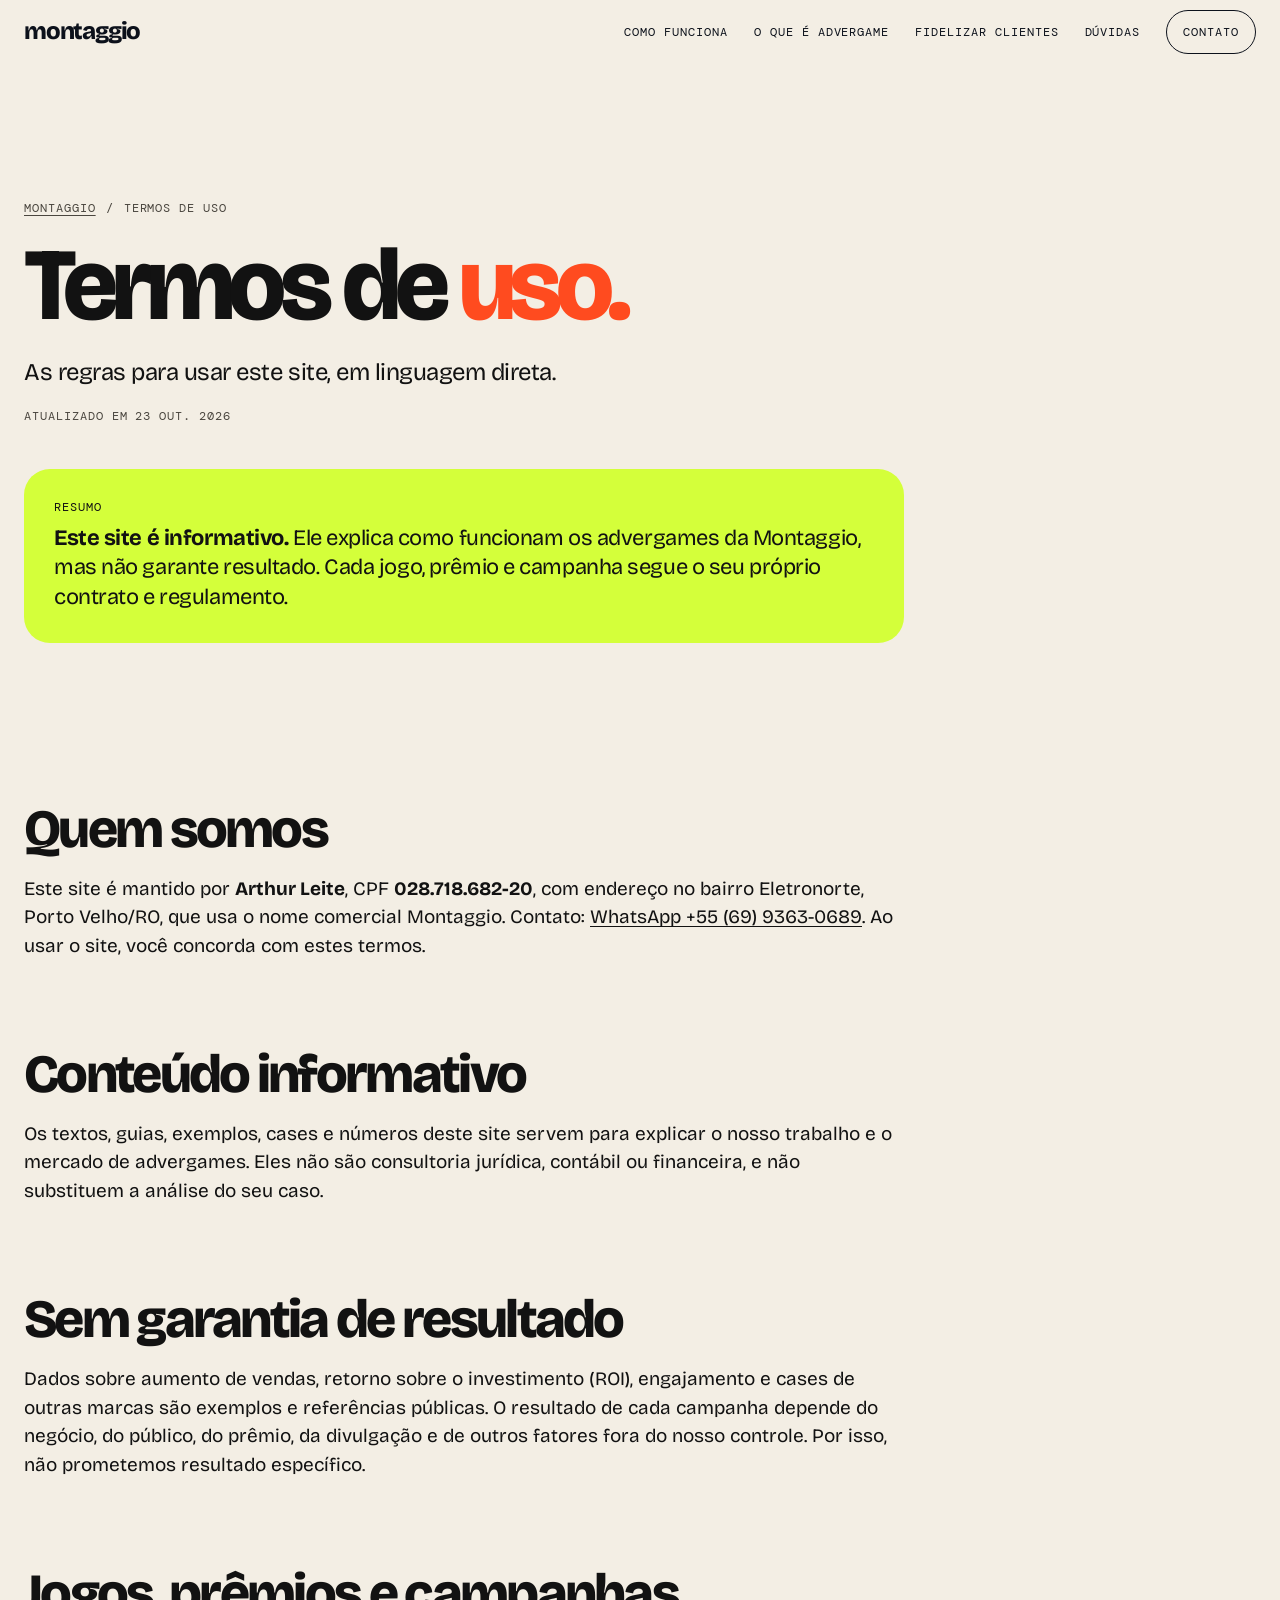
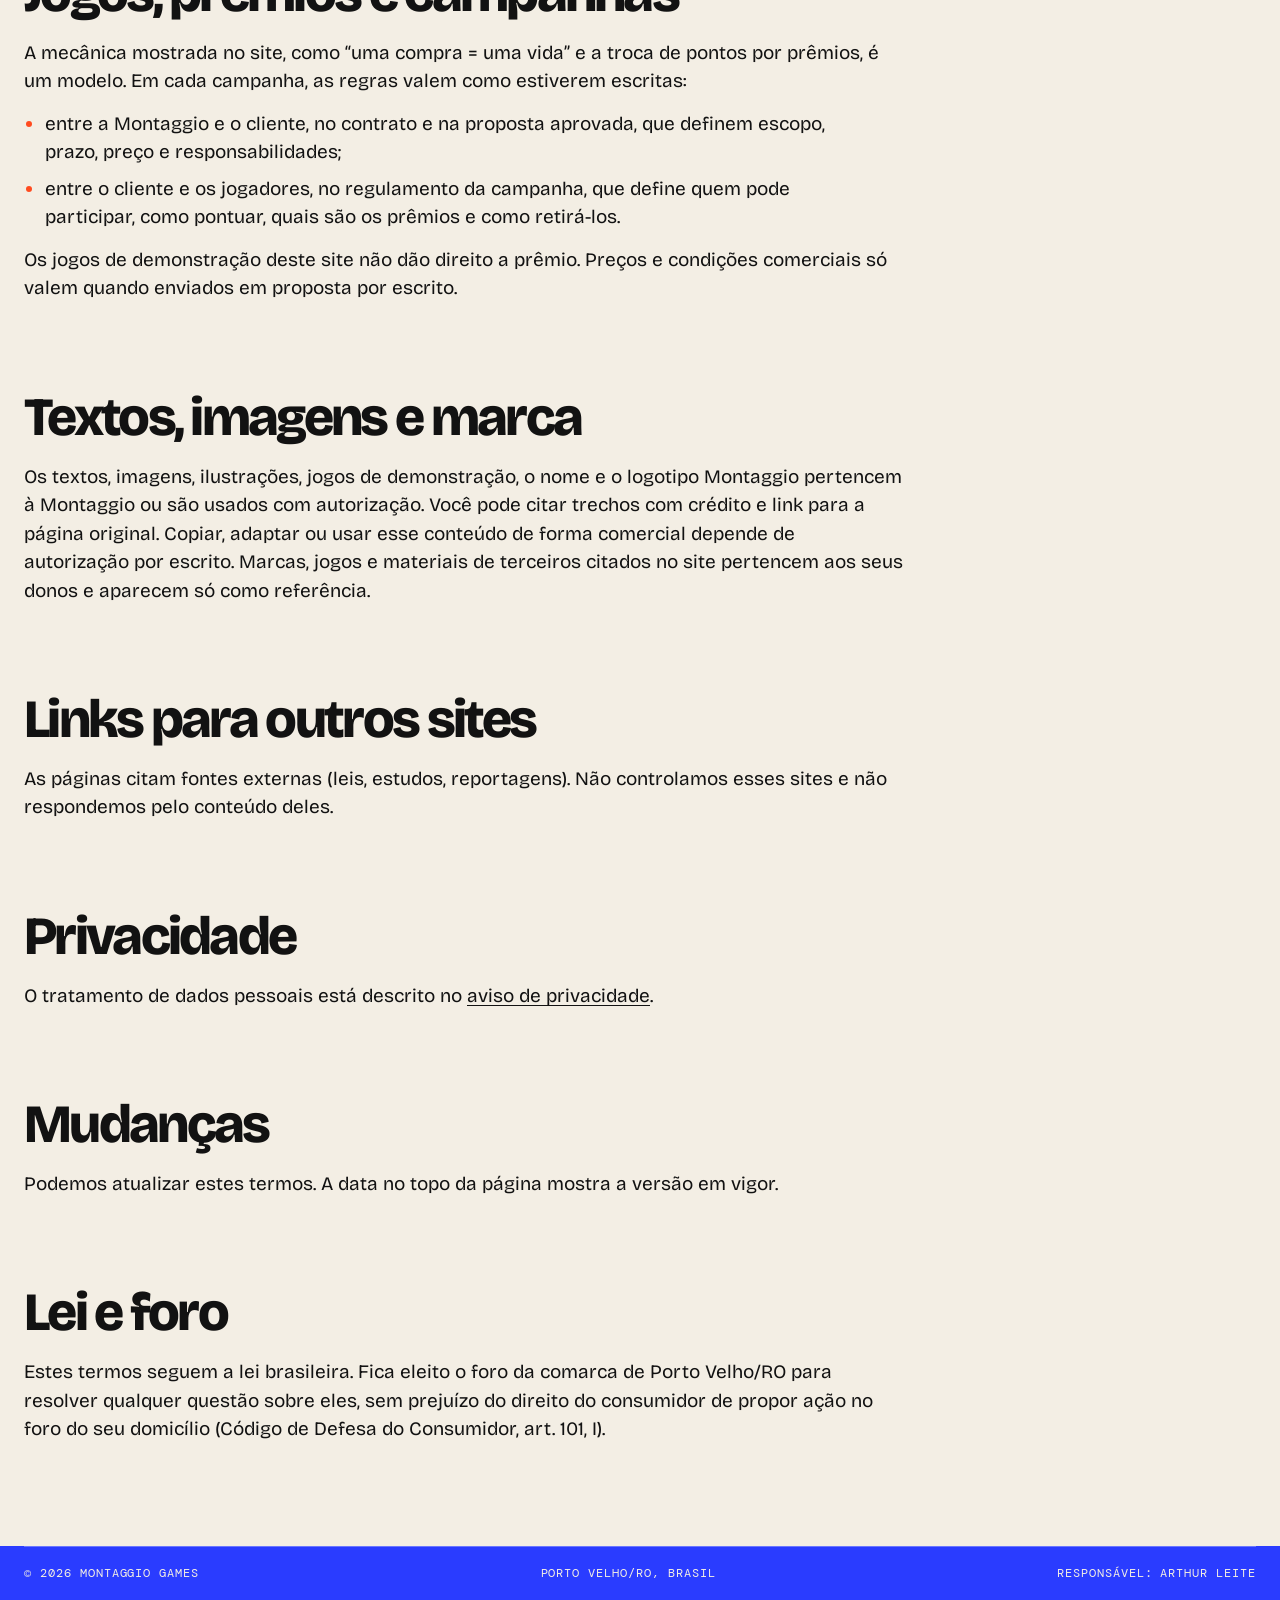
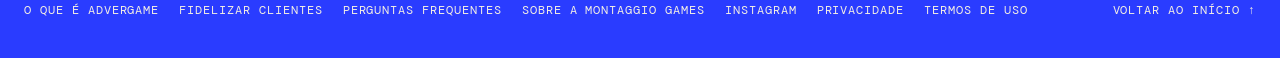
<file: termos.html>
<!doctype html>
<html lang="pt-BR">
<head>
<meta charset="utf-8">
<meta name="viewport" content="width=device-width, initial-scale=1, viewport-fit=cover">
<!-- SEO · domínio próprio: https://tuzihd.com.br -->
<title>Termos de uso | Montaggio Games</title>
<meta name="description" content="Termos de uso do site da Montaggio: conteúdo informativo, sem garantia de resultado, jogos e prêmios regidos por contrato e regulamento de cada campanha, direitos sobre textos e imagens e foro.">
<!-- página institucional: segue os links, mas não precisa aparecer na busca -->
<meta name="robots" content="noindex, follow">
<link rel="canonical" href="https://tuzihd.com.br/termos.html">
<meta name="theme-color" content="#f3eee4">
<meta name="color-scheme" content="light">
<link rel="icon" href="favicon.svg" type="image/svg+xml">
<link rel="apple-touch-icon" href="apple-touch-icon.png">
<!-- Segurança: só carrega o que vem do próprio site (CSP) e não manda o endereço completo
     da página para outros sites. Ao adicionar um script inline, ele vai precisar de hash na CSP. -->
<meta http-equiv="Content-Security-Policy" content="default-src 'self'; script-src 'self'; style-src 'self' 'unsafe-inline'; img-src 'self' data:; font-src 'self'; connect-src 'self'; object-src 'none'; base-uri 'self'; form-action 'none'; frame-src 'none'; upgrade-insecure-requests">
<meta name="referrer" content="strict-origin-when-cross-origin">
<link rel="preload" href="assets/fonts/bricolage-latin.woff2" as="font" type="font/woff2" crossorigin>
<link rel="stylesheet" href="style.css?v=20261124d">
</head>
<body class="faq-page">

<a class="skip" href="#conteudo">Pular para o conteúdo</a>

<nav class="nav" aria-label="Principal"><div class="wrap">
  <a class="logo" href="index.html" aria-label="Montaggio, ir para a página inicial">montaggio</a>
  <div class="links mono">
    <a href="index.html#como-funciona">Como funciona</a>
    <a href="o-que-e-advergame.html">O que é advergame</a>
    <a href="como-fidelizar-clientes-bar.html">Fidelizar clientes</a>
    <a href="perguntas-frequentes.html">Dúvidas</a>
  </div>
  <a class="nav-cta mono" href="index.html#contato">Contato</a>
</div></nav>

<main id="conteudo">

<!-- =========================================================
     TERMOS DE USO · do site institucional (não dos jogos)
     Cada campanha tem contrato com o cliente e regulamento próprio para o jogador.
     ========================================================= -->
<header class="faq-head">
  <div class="wrap">
    <nav class="crumbs mono" aria-label="Você está em"><a href="index.html">Montaggio</a> <span aria-hidden="true">/</span> <span aria-current="page">Termos de uso</span></nav>
    <h1 class="h-xl">Termos de <em>uso.</em></h1>
    <p class="faq-lead">As regras para usar este site, em linguagem direta.</p>
    <p class="guide-meta mono"><span>Atualizado em <time datetime="2026-10-23">23 out. 2026</time></span></p>

    <div class="answer">
      <span class="mono">Resumo</span>
      <p><b>Este site é informativo.</b> Ele explica como funcionam os advergames da Montaggio, mas não garante resultado. Cada jogo, prêmio e campanha segue o seu próprio contrato e regulamento.</p>
    </div>
  </div>
</header>

<article class="prose" aria-labelledby="quem">
  <div class="wrap">

    <h2 id="quem">Quem somos</h2>
    <p>Este site é mantido por <b>Arthur Leite</b>, CPF <b>028.718.682-20</b>, com endereço no bairro Eletronorte, Porto Velho/RO, que usa o nome comercial Montaggio. Contato: <a href="https://wa.me/556993630689" target="_blank" rel="noopener">WhatsApp +55 (69) 9363-0689</a>. Ao usar o site, você concorda com estes termos.</p>

    <h2 id="informativo">Conteúdo informativo</h2>
    <p>Os textos, guias, exemplos, cases e números deste site servem para explicar o nosso trabalho e o mercado de advergames. Eles não são consultoria jurídica, contábil ou financeira, e não substituem a análise do seu caso.</p>

    <h2 id="resultado">Sem garantia de resultado</h2>
    <p>Dados sobre aumento de vendas, retorno sobre o investimento (ROI), engajamento e cases de outras marcas são exemplos e referências públicas. O resultado de cada campanha depende do negócio, do público, do prêmio, da divulgação e de outros fatores fora do nosso controle. Por isso, não prometemos resultado específico.</p>

    <h2 id="campanhas">Jogos, prêmios e campanhas</h2>
    <p>A mecânica mostrada no site, como “uma compra = uma vida” e a troca de pontos por prêmios, é um modelo. Em cada campanha, as regras valem como estiverem escritas:</p>
    <ul>
      <li>entre a Montaggio e o cliente, no contrato e na proposta aprovada, que definem escopo, prazo, preço e responsabilidades;</li>
      <li>entre o cliente e os jogadores, no regulamento da campanha, que define quem pode participar, como pontuar, quais são os prêmios e como retirá-los.</li>
    </ul>
    <p>Os jogos de demonstração deste site não dão direito a prêmio. Preços e condições comerciais só valem quando enviados em proposta por escrito.</p>

    <h2 id="direitos">Textos, imagens e marca</h2>
    <p>Os textos, imagens, ilustrações, jogos de demonstração, o nome e o logotipo Montaggio pertencem à Montaggio ou são usados com autorização. Você pode citar trechos com crédito e link para a página original. Copiar, adaptar ou usar esse conteúdo de forma comercial depende de autorização por escrito. Marcas, jogos e materiais de terceiros citados no site pertencem aos seus donos e aparecem só como referência.</p>

    <h2 id="links">Links para outros sites</h2>
    <p>As páginas citam fontes externas (leis, estudos, reportagens). Não controlamos esses sites e não respondemos pelo conteúdo deles.</p>

    <h2 id="privacidade">Privacidade</h2>
    <p>O tratamento de dados pessoais está descrito no <a href="privacidade.html">aviso de privacidade</a>.</p>

    <h2 id="mudancas">Mudanças</h2>
    <p>Podemos atualizar estes termos. A data no topo da página mostra a versão em vigor.</p>

    <h2 id="foro">Lei e foro</h2>
    <p>Estes termos seguem a lei brasileira. Fica eleito o foro da comarca de Porto Velho/RO para resolver qualquer questão sobre eles, sem prejuízo do direito do consumidor de propor ação no foro do seu domicílio (Código de Defesa do Consumidor, art. 101, I).</p>

  </div>
</article>

</main>

<footer class="foot">
  <div class="wrap foot-in mono">
    <span>© 2026 Montaggio Games</span>
    <span>Porto Velho/RO, Brasil</span>
    <span>Responsável: Arthur Leite</span>
    <span class="foot-links"><a href="o-que-e-advergame.html">O que é advergame</a><a href="como-fidelizar-clientes-bar.html">Fidelizar clientes</a><a href="perguntas-frequentes.html">Perguntas frequentes</a><a href="sobre.html">Sobre a Montaggio Games</a><a href="https://www.instagram.com/montaggio_/" target="_blank" rel="noopener me">Instagram</a><a href="privacidade.html">Privacidade</a><a href="termos.html">Termos de uso</a></span>
    <a href="index.html">Voltar ao início ↑</a>
  </div>
</footer>
</body>
</html>
</file>
<file: style.css>
/* =========================================================
   MONTAGGIO · style.css
   Índice:
   0. Tokens (cores, fontes, curvas)   → :root logo abaixo
   1. Base e acessibilidade
   2. Nav
   3. Botões
   4. Reveals e texto por palavra
   5. Hero
   6. Marquee
   7. O problema (SPIN)
   8. Mecânica (1 compra = 1 vida)
   9. Já funciona (cases + comparativo)
   10. Partida de 60 s (sticky)
   12. Linha do tempo
   13. Processo + regras de design
   15. Compromisso responsável
   16. CTA final + rodapé
   16b. Perguntas frequentes (página própria)
   17. Movimento reduzido
   ========================================================= */

/* ---------- FONTES (servidas pelo próprio site) ----------
   Arquivos em assets/fonts/, baixados do Google Fonts (licença OFL).
   Ficam aqui, e não no fonts.googleapis.com, para o IP do visitante não ir
   ao Google (LGPD) e para a CSP das páginas não precisar liberar outro domínio.
   Bricolage é variável: um arquivo cobre os pesos 400–800 e o eixo opsz. */
@font-face{font-family:"Bricolage Grotesque";font-style:normal;font-weight:400 800;font-display:swap;src:url(assets/fonts/bricolage-latin-ext.woff2) format("woff2");unicode-range:U+0100-02BA,U+02BD-02C5,U+02C7-02CC,U+02CE-02D7,U+02DD-02FF,U+0304,U+0308,U+0329,U+1D00-1DBF,U+1E00-1E9F,U+1EF2-1EFF,U+2020,U+20A0-20AB,U+20AD-20C4,U+2113,U+2C60-2C7F,U+A720-A7FF}
@font-face{font-family:"Bricolage Grotesque";font-style:normal;font-weight:400 800;font-display:swap;src:url(assets/fonts/bricolage-latin.woff2) format("woff2");unicode-range:U+0000-00FF,U+0131,U+0152-0153,U+02BB-02BC,U+02C6,U+02DA,U+02DC,U+0304,U+0308,U+0329,U+2000-206F,U+20AC,U+2122,U+2191,U+2193,U+2212,U+2215,U+FEFF,U+FFFD}
@font-face{font-family:"DM Mono";font-style:normal;font-weight:400;font-display:swap;src:url(assets/fonts/dmmono-400-latin-ext.woff2) format("woff2");unicode-range:U+0100-02BA,U+02BD-02C5,U+02C7-02CC,U+02CE-02D7,U+02DD-02FF,U+0304,U+0308,U+0329,U+1D00-1DBF,U+1E00-1E9F,U+1EF2-1EFF,U+2020,U+20A0-20AB,U+20AD-20C4,U+2113,U+2C60-2C7F,U+A720-A7FF}
@font-face{font-family:"DM Mono";font-style:normal;font-weight:400;font-display:swap;src:url(assets/fonts/dmmono-400-latin.woff2) format("woff2");unicode-range:U+0000-00FF,U+0131,U+0152-0153,U+02BB-02BC,U+02C6,U+02DA,U+02DC,U+0304,U+0308,U+0329,U+2000-206F,U+20AC,U+2122,U+2191,U+2193,U+2212,U+2215,U+FEFF,U+FFFD}
@font-face{font-family:"DM Mono";font-style:normal;font-weight:500;font-display:swap;src:url(assets/fonts/dmmono-500-latin-ext.woff2) format("woff2");unicode-range:U+0100-02BA,U+02BD-02C5,U+02C7-02CC,U+02CE-02D7,U+02DD-02FF,U+0304,U+0308,U+0329,U+1D00-1DBF,U+1E00-1E9F,U+1EF2-1EFF,U+2020,U+20A0-20AB,U+20AD-20C4,U+2113,U+2C60-2C7F,U+A720-A7FF}
@font-face{font-family:"DM Mono";font-style:normal;font-weight:500;font-display:swap;src:url(assets/fonts/dmmono-500-latin.woff2) format("woff2");unicode-range:U+0000-00FF,U+0131,U+0152-0153,U+02BB-02BC,U+02C6,U+02DA,U+02DC,U+0304,U+0308,U+0329,U+2000-206F,U+20AC,U+2122,U+2191,U+2193,U+2212,U+2215,U+FEFF,U+FFFD}

/* ---------- 0. TOKENS ---------- */
:root{
  color-scheme:light;   /* site é só claro: impede o modo escuro do celular de escurecer/acinzentar as cores */
  --paper:#f3eee4;
  --ink:#121212;
  --orange:#ff4b1f;
  --cobalt:#2a3cff;
  --lime:#d4ff3a;
  --pink:#ffb7d5;
  --peach:#ffd9a8;              /* tom suave de apoio (conectores, fundo da partida) */
  --muted:#4a463f;              /* texto secundário sobre papel (AA) */

  --ease-out:cubic-bezier(0.23,1,0.32,1);
  --ease-in-out:cubic-bezier(0.77,0,0.175,1);

  --font:"Bricolage Grotesque",system-ui,-apple-system,"Segoe UI",sans-serif;
  --mono:"DM Mono",ui-monospace,Consolas,monospace;

  --gutter:clamp(16px,4vw,24px);
}
/* Cantos contínuos estilo Apple (squircle). Onde o navegador suporta corner-shape,
   os raios crescem 1,6x para o squircle ter o mesmo tamanho visual do canto redondo.
   Pílulas (99px) e círculos (50%) ficam redondos. Sem suporte: canto redondo normal. */
:root{--sq:1;--cs:round}
@supports (corner-shape:squircle){:root{--sq:1.6;--cs:squircle}}
/* Ícones de traço com a mesma espessura das letras ao lado.
   Haste do "l" da Bricolage Grotesque por peso, medida no arquivo da fonte (em = tamanho do texto).
   Cada ícone usa o --stem-<peso> do texto que acompanha; o "em" se resolve no font-size do ícone,
   então o font-size do contêiner do ícone = tamanho desse texto. non-scaling-stroke faz o traço
   valer em pixels de tela, independente do viewBox. */
:root{--stem-400:.091em;--stem-500:.108em;--stem-600:.124em;--stem-700:.141em;--stem-800:.158em}

/* ---------- 1. BASE E ACESSIBILIDADE ---------- */
*{box-sizing:border-box;margin:0;padding:0}
html{scroll-behavior:smooth;-webkit-text-size-adjust:100%;overflow-x:clip}
body{font-family:var(--font);background:var(--paper);color:var(--ink);overflow-x:clip;line-height:1.4;-webkit-font-smoothing:antialiased;-webkit-tap-highlight-color:transparent}
a{color:inherit;text-decoration:none}
ol,ul{list-style:none}
img,svg{display:block}
.wrap{width:min(1240px,100% - var(--gutter)*2);margin-inline:auto}
.mono{font-family:var(--mono);font-size:12px;letter-spacing:.08em;text-transform:uppercase}
.sr{position:absolute;width:1px;height:1px;overflow:hidden;clip:rect(0 0 0 0);white-space:nowrap}
section[id]{scroll-margin-top:64px}

:focus-visible{outline:3px solid currentColor;outline-offset:4px;border-radius:6px}

.skip{position:fixed;left:16px;top:-80px;z-index:100;background:var(--ink);color:var(--paper);padding:14px 18px;border-radius:calc(12px*var(--sq));corner-shape:var(--cs);font-weight:700;transition:transform 200ms var(--ease-out)}
.skip:focus{transform:translateY(96px)}

/* placeholders pendentes: ficam visíveis de propósito */
.todo{font-family:var(--mono);font-size:.85em;background:var(--lime);color:var(--ink);padding:.1em .4em;border-radius:6px;white-space:nowrap}

.kicker{margin-bottom:18px;color:var(--muted)}
.h-xl{font-size:clamp(40px,8vw,120px);font-weight:800;letter-spacing:-.06em;line-height:.92;max-width:14ch}
.h-lg{font-size:clamp(34px,5.4vw,76px);font-weight:800;letter-spacing:-.055em;line-height:.95;max-width:18ch}
.h-xl em,.h-lg em{font-style:normal;color:var(--orange)}

/* ---------- 2. NAV ---------- */
/* mix-blend-mode: difference faz o menu inverter sobre qualquer fundo */
.nav{position:fixed;top:0;left:0;right:0;z-index:60;padding:10px 0;mix-blend-mode:difference;color:#fff;pointer-events:none}
.nav .wrap{display:flex;justify-content:space-between;align-items:center;gap:16px}
.nav a{pointer-events:auto;min-height:44px;display:inline-flex;align-items:center}
.logo{font-weight:800;font-size:24px;letter-spacing:-.05em}
.nav .links{display:flex;gap:26px}
.nav .links a{position:relative}
.nav .links a::after{content:"";position:absolute;left:0;right:0;bottom:10px;height:1px;background:currentColor;transform:scaleX(0);transform-origin:left;transition:transform 250ms var(--ease-out)}
@media (hover:hover) and (pointer:fine){.nav .links a:hover::after{transform:scaleX(1)}}
.nav-cta{padding:0 16px;border:1.5px solid currentColor;border-radius:99px;transition:transform 160ms var(--ease-out)}
.nav-cta:active{transform:scale(.97)}
.nav .wrap>.links{margin-left:auto;margin-right:10px}
.nav .links a{white-space:nowrap}
@media (max-width:1040px){.nav .links{gap:18px}}
@media (max-width:900px){.nav .links{display:none}}

/* ---------- 3. BOTÕES ---------- */
.btn{display:inline-flex;align-items:center;justify-content:center;gap:12px;min-height:56px;background:var(--ink);color:var(--paper);border:2px solid var(--ink);border-radius:99px;padding:14px 26px;font-weight:700;font-size:clamp(16px,1.4vw,18px);letter-spacing:-.02em;transition:transform 160ms var(--ease-out),background-color 200ms ease,color 200ms ease,border-color 200ms ease;user-select:none}
.btn:active{transform:scale(.97)}
.btn .arr{flex:none;display:grid;place-items:center;width:30px;height:30px;border-radius:50%;background:var(--orange);color:var(--ink);transition:transform 250ms var(--ease-out),background-color 200ms ease,color 200ms ease}
.btn .arr svg{width:15px;height:15px;fill:none;stroke:currentColor;stroke-width:var(--stem-700);stroke-linecap:round;stroke-linejoin:round}
.btn .arr svg *{vector-effect:non-scaling-stroke}
.btn.out{background:transparent;color:var(--ink)}
@media (max-width:400px){.btn{font-size:15px;padding:12px 18px;gap:10px}}
@media (hover:hover) and (pointer:fine){
  .btn:hover{background:var(--orange);border-color:var(--orange);color:var(--ink)}
  .btn:hover .arr{transform:rotate(-45deg);background:var(--ink);color:var(--orange)}
  .btn.out:hover{background:var(--ink);border-color:var(--ink);color:var(--paper)}
}

/* ---------- 4. REVEALS E TEXTO POR PALAVRA ---------- */
/* Só escondem quando há JS (classe .js no <html>), senão o texto aparece normal */
.js .rv{opacity:0;transform:translateY(32px);transition:opacity 700ms var(--ease-out),transform 900ms var(--ease-out);transition-delay:calc(var(--d,0)*70ms)}
.js .rv.in{opacity:1;transform:none}
.split .w{display:inline-block;overflow:hidden;vertical-align:top;padding-bottom:.12em;margin-bottom:-.12em}
.split .w>i{display:inline-block;font-style:normal;transform:translateY(105%) rotate(4deg);transform-origin:0 100%;transition:transform 900ms var(--ease-out);transition-delay:calc(var(--i)*40ms)}
.split.in .w>i{transform:none}

/* ---------- 5. HERO ---------- */
.hero{height:160vh;position:relative}
/* margin-top:auto em vez de justify-content:flex-end: se faltar altura, o conteúdo
   transborda para baixo e nunca sobe para baixo do nav */
.hero .pin{position:sticky;top:0;height:100vh;height:100svh;overflow:hidden;display:flex;flex-direction:column;padding:clamp(84px,12vh,120px) 0 clamp(40px,7vh,96px)}
.hero .pin>.wrap{margin-top:auto}
/* a promessa ocupa a largura: 2 linhas no desktop, 4 no celular; svh limita em telas baixas */
.hero-giant{font-size:clamp(56px,min(14.5vw,27svh),215px);font-weight:800;letter-spacing:-.07em;line-height:.86;margin-left:-.04em;will-change:transform}
.hero-giant>.split,.hero-giant .ln{display:block}
.hero-giant .w{padding-bottom:.24em;margin-bottom:-.24em}   /* máscara mais funda: não corta a cedilha de "balcão" */
@media (max-width:760px){.hero-giant{font-size:clamp(48px,min(22vw,11.5svh),120px)}}
.hero-giant em{font-style:normal;color:var(--orange)}
.hero-sub{margin-top:clamp(18px,3.2vh,34px);max-width:600px;will-change:opacity}
.hero-lead{font-size:clamp(19px,1.9vw,27px);line-height:1.16;letter-spacing:-.025em;font-weight:500;text-wrap:pretty}
.hero-lead b{background:var(--lime);padding:0 .18em;border-radius:.2em;font-weight:700;box-decoration-break:clone;-webkit-box-decoration-break:clone}
.hero-cta{display:flex;gap:12px;flex-wrap:wrap;margin-top:clamp(20px,3.4vh,32px);will-change:transform,opacity}
.sticker{position:absolute;right:max(var(--gutter),calc((100vw - 1240px)/2));bottom:clamp(40px,7vh,96px);width:clamp(104px,14vw,190px);aspect-ratio:1;will-change:transform;container-type:inline-size}
.sticker>svg{width:100%;height:100%;animation:rot 18s linear infinite}
.sticker text{font-family:var(--mono);font-size:11.6px;letter-spacing:.25em;fill:var(--ink);text-transform:uppercase}
.sticker .core{position:absolute;inset:26%;border-radius:50%;background:var(--orange);display:grid;place-items:center}
/* "m" do logotipo: contorno vetorial do glifo "m" da Bricolage Grotesque 800
   (mesma fonte e peso do .logo); é o mesmo desenho do favicon.svg */
.sticker .core-m{width:52%;height:auto;fill:var(--ink)}
@keyframes rot{to{transform:rotate(1turn)}}
@media (max-width:760px){
  .sticker{bottom:auto;top:clamp(72px,10vh,96px);width:96px;right:var(--gutter)}
  .hero-cta .btn{width:100%}
}
@media (max-width:760px) and (max-height:700px){.sticker{display:none}}

/* ---------- 6. MARQUEE ---------- */
.marq{background:var(--ink);color:var(--paper);overflow:hidden;padding:18px 0;transform:rotate(-1.4deg);margin:0 -2vw;position:relative;z-index:2}
.marq-t{display:flex;gap:36px;width:max-content;font-size:clamp(28px,4.4vw,56px);font-weight:800;letter-spacing:-.04em;white-space:nowrap;will-change:transform}
.marq-t em{font-style:normal;color:var(--orange)}

/* ---------- 7. O PROBLEMA (SPIN) ---------- */
.spin{padding:clamp(96px,13vw,180px) 0 clamp(64px,9vw,120px)}
/* cards 2×2: cada ponto com sua cor; 04 (a saída) em lima com contorno tinta */
.spin-list{margin-top:clamp(40px,6vw,80px);display:grid;grid-template-columns:1fr 1fr;gap:16px}
.spin-row{display:flex;flex-direction:column;gap:clamp(28px,4vw,56px);justify-content:space-between;border-radius:calc(32px*var(--sq));corner-shape:var(--cs);padding:clamp(24px,3vw,40px);min-height:clamp(300px,30vw,420px)}
.spin-row--a{background:var(--pink)}
.spin-row--b{background:var(--orange)}
.spin-row--c{background:var(--cobalt);color:var(--paper)}
.spin-row--yes{background:var(--lime);box-shadow:inset 0 0 0 2px var(--ink)}
.spin-tag{display:flex;justify-content:space-between;align-items:flex-start;gap:12px}
.spin-n{font-size:clamp(72px,9vw,140px);font-weight:800;letter-spacing:-.08em;line-height:.8;font-variant-numeric:tabular-nums}
.spin-tag .mono{padding:8px 12px;border:1.5px solid currentColor;border-radius:99px;white-space:nowrap}
.spin-row h3{font-size:clamp(24px,2.6vw,38px);font-weight:700;letter-spacing:-.045em;line-height:1.02;max-width:22ch}
.spin-row p{margin-top:12px;font-size:clamp(16px,1.4vw,18px);max-width:52ch}
@media (max-width:760px){.spin-list{grid-template-columns:1fr}.spin-row{min-height:0}}

/* ---------- 8. MECÂNICA ---------- */
/* sem padding em cima: o mini-game (8b) encosta na borda e o overflow arredonda os cantos */
.mech{background:var(--ink);color:var(--paper);padding:0 0 clamp(80px,12vw,160px);border-radius:calc(44px*var(--sq));corner-shape:var(--cs);margin-inline:clamp(0px,1vw,16px);overflow:hidden}
.mech .kicker{color:#bdb6a8}
.mech .h-xl em{color:var(--lime)}
/* "Vida" pixelada: o canvas desenha os blocos (script.js → PIXEL); o texto real
   fica escondido até o fim e assume no último passo. Sem JS, aparece normal. */
.px{position:relative;display:inline-block;letter-spacing:-.01em}   /* mais ar entre as letras: os blocos não grudam */
.js .px:not(.done){color:transparent}
.px canvas{position:absolute;left:0;top:0;image-rendering:pixelated;pointer-events:none}
.px.done canvas{display:none}
.mech-lead{margin-top:24px;font-size:clamp(18px,2vw,24px);line-height:1.3;letter-spacing:-.02em;max-width:52ch;color:#e4ddcf}
.flow{display:grid;grid-template-columns:repeat(4,1fr);gap:16px;margin-top:clamp(40px,6vw,72px);counter-reset:f}
.flow-i{position:relative;background:#1e1e1e;border:1.5px solid #333;border-radius:calc(28px*var(--sq));corner-shape:var(--cs);padding:24px 22px 26px;display:flex;flex-direction:column;gap:8px}
.flow-i:not(:last-child)::after{content:"→";position:absolute;right:-14px;top:34px;z-index:2;width:28px;height:28px;border-radius:50%;background:var(--peach);color:var(--ink);display:grid;place-items:center;font-weight:800;font-size:15px}
.flow-ic{font-size:clamp(22px,2vw,26px);width:52px;height:52px;border-radius:calc(16px*var(--sq));corner-shape:var(--cs);background:var(--lime);color:var(--ink);display:grid;place-items:center;margin-bottom:10px}
.flow-ic svg{width:26px;height:26px;fill:none;stroke:currentColor;stroke-width:var(--stem-400);stroke-linecap:round;stroke-linejoin:round}
.flow-ic svg *{vector-effect:non-scaling-stroke}
.flow-i b{font-size:clamp(24px,2.4vw,32px);letter-spacing:-.04em;line-height:1}
.flow-i span:last-child{color:#cfc8ba;font-size:16px}
@media (max-width:900px){
  .flow{grid-template-columns:1fr 1fr}
  .flow-i:nth-child(2)::after{display:none}
}
@media (max-width:520px){
  .flow{grid-template-columns:1fr;gap:20px}
  .flow-i:nth-child(2)::after{display:grid}
  .flow-i:not(:last-child)::after{content:"↓";right:auto;left:28px;top:auto;bottom:-24px}
}
.example{margin-top:clamp(40px,6vw,72px);background:var(--paper);color:var(--ink);border-radius:calc(32px*var(--sq));corner-shape:var(--cs);padding:clamp(24px,4vw,52px)}
.ex-tag{color:var(--muted)}
.example h3{margin-top:12px;font-size:clamp(28px,3.8vw,54px);font-weight:800;letter-spacing:-.05em;line-height:.98;max-width:20ch}
.ex-grid{display:grid;grid-template-columns:1.1fr .9fr;gap:clamp(20px,4vw,56px);margin-top:24px;align-items:start}
.ex-grid>p{font-size:clamp(16px,1.5vw,19px)}
.ex-rules{display:flex;flex-direction:column;gap:10px}
.ex-rules li{background:#fff;border-radius:calc(16px*var(--sq));corner-shape:var(--cs);padding:14px 16px;font-weight:500}
.ex-rules .mono{display:block;font-size:11px;color:var(--cobalt);margin-bottom:2px}
.ex-note{margin-top:24px;font-size:15px;color:var(--muted)}
.ex-note a{text-decoration:underline;text-underline-offset:3px;color:var(--ink);font-weight:700;display:inline-block;padding:12px 0;margin:-12px 0}
@media (max-width:760px){.ex-grid{grid-template-columns:1fr}}

/* ---------- 8b. MINI-GAME (side-scroller em CSS puro, no topo da seção) ----------
   Assets: assets/game/*.webp, gerados por tools/gerar-sprites-jogo.py.
   1 pixel de arte = 4 px de tela. O mundo (world.webp, 300 px de arte = 1200 px)
   anda 1200 px a cada 8 s; o skatista fica parado em x = --hx e só sobe e desce.
   O mundo e as moedas são deslocados por (--hx − 140 px), então a conta abaixo
   vale para qualquer --hx: os % de g-jump/g-air/g-get* = deslocamento do mundo ÷ 300.
   Se mudar world.webp, a posição das moedas ou --g-loop, recalcule os %.
   Desktop: o jogo ocupa a direita do topo e some para a esquerda (mask) atrás do título.
   Celular: vira uma faixa no topo, com o texto embaixo. */
.mech{--fade-h:216px;--game-h:calc(var(--fade-h) + 260px)}
.mech-top{position:relative;min-height:var(--game-h);padding:clamp(80px,12vw,160px) 0 72px;display:flex;flex-direction:column;justify-content:flex-end}
.mech-top>.wrap{position:relative;z-index:1}
/* sombra seca (estilo 16-bit) só para o título continuar legível sobre o céu */
.mech-top .h-xl{text-shadow:0 4px 0 var(--ink)}
.mech-top .mech-lead{max-width:40ch;text-shadow:0 1px 12px rgba(18,18,18,.95),0 0 3px rgba(18,18,18,.9)}

.game{--g-loop:8s;--hx:56cqw;position:absolute;top:0;right:0;width:min(68%,1200px);height:var(--game-h);margin:0;container-type:inline-size;-webkit-mask-image:linear-gradient(90deg,transparent,#000 40%);mask-image:linear-gradient(90deg,transparent,#000 40%)}
/* tinta → cobalto → lilás em blocos de 12 px (dither ordenado, estilo 16-bit) */
.game-fade{height:var(--fade-h);background:url(assets/game/game-fade.webp) repeat-x 0 0/1200px var(--fade-h);image-rendering:pixelated}
/* céu em faixas secas, sem degradê suave: lilás → rosa → pêssego */
.game-scene{position:relative;height:260px;overflow:hidden;background:linear-gradient(#a9b4ff 0 18%,#bdbaf5 18% 34%,#d6b9e9 34% 48%,#ffb7d5 48% 62%,#ffc8c0 62% 74%,var(--peach) 74%)}
.g-far,.g-world{position:absolute;left:0;bottom:0;height:260px;image-rendering:pixelated;will-change:transform}
.g-far{width:calc(100% + 800px);background:url(assets/game/far.webp) repeat-x 0 0/800px 260px;animation:g-scroll-far calc(var(--g-loop)*3) linear infinite}
.g-world{width:calc(100% + 1200px);background:url(assets/game/world.webp) repeat-x calc(var(--hx) - 140px) 0/1200px 260px;animation:g-scroll var(--g-loop) linear infinite}
@keyframes g-scroll{to{transform:translateX(-1200px)}}
@keyframes g-scroll-far{to{transform:translateX(-800px)}}

/* skatista 80×100 (20×25 de arte) · quadros: rodando ×2, pulo */
.g-hero{position:absolute;left:var(--hx);bottom:52px;width:80px;height:100px;animation:g-jump var(--g-loop) linear infinite;will-change:transform}
.g-ride,.g-jump{position:absolute;inset:0;background:url(assets/game/hero.webp) no-repeat 0 0/240px 100px;image-rendering:pixelated}
.g-ride{animation:g-ride .3s steps(2) infinite,g-ground var(--g-loop) steps(1,end) infinite}
.g-jump{background-position:-160px 0;opacity:0;animation:g-air var(--g-loop) steps(1,end) infinite}
@keyframes g-ride{to{background-position:-160px 0}}
/* subida ease-out, descida ease-in · px de tela: caixote 72, plataforma 100→64, cano 96 */
@keyframes g-jump{
  0%,6%{transform:translateY(0);animation-timing-function:cubic-bezier(.33,.9,.6,1)}
  13%{transform:translateY(-72px);animation-timing-function:cubic-bezier(.4,0,.67,.1)}
  20%,28%{transform:translateY(0);animation-timing-function:cubic-bezier(.33,.9,.6,1)}
  34%{transform:translateY(-100px);animation-timing-function:cubic-bezier(.4,0,.67,.1)}
  39.333%,54%{transform:translateY(-64px);animation-timing-function:cubic-bezier(.4,0,.67,.1)}
  57.333%,61.333%{transform:translateY(0);animation-timing-function:cubic-bezier(.33,.9,.6,1)}
  69.333%{transform:translateY(-96px);animation-timing-function:cubic-bezier(.4,0,.67,.1)}
  77.333%,100%{transform:translateY(0)}
}
/* quadro de pulo só no ar (mesmos instantes de g-jump) */
@keyframes g-air{0%{opacity:0}6%{opacity:1}20%{opacity:0}28%{opacity:1}39.333%{opacity:0}54%{opacity:1}57.333%{opacity:0}61.333%{opacity:1}77.333%{opacity:0}}
@keyframes g-ground{0%{opacity:1}6%{opacity:0}20%{opacity:1}28%{opacity:0}39.333%{opacity:1}54%{opacity:0}57.333%{opacity:1}61.333%{opacity:0}77.333%{opacity:1}}

/* moedas = garrafinhas de Cola girando. Cada <i> tem duas cópias:
   ::before no trecho atual (é coletada: sobe e some quando o skatista passa)
   ::after um trecho à frente (+1200 px), sempre visível, para a emenda do loop */
.g-coins{position:absolute;left:calc(var(--hx) - 140px);bottom:0;width:1200px;height:260px}
.g-coin{position:absolute;width:32px;height:56px;left:var(--x);bottom:var(--y)}
.g-coin::before,.g-coin::after{content:"";position:absolute;inset:0;background:url(assets/game/coin.webp) no-repeat 0 0/128px 56px;image-rendering:pixelated;animation:g-spin .8s steps(4) infinite}
.g-coin::after{left:1200px;right:-1200px}
@keyframes g-spin{to{background-position:-128px 0}}
.g-coin.c1{--x:232px;--y:76px}.g-coin.c1::before{animation:g-spin .8s steps(4) infinite,g-get1 var(--g-loop) linear infinite}
.g-coin.c2{--x:320px;--y:156px}.g-coin.c2::before{animation:g-spin .8s steps(4) infinite,g-get2 var(--g-loop) linear infinite}
.g-coin.c3{--x:672px;--y:140px}.g-coin.c3::before{animation:g-spin .8s steps(4) infinite,g-get3 var(--g-loop) linear infinite}
.g-coin.c4{--x:752px;--y:140px}.g-coin.c4::before{animation:g-spin .8s steps(4) infinite,g-get4 var(--g-loop) linear infinite}
.g-coin.c5{--x:1008px;--y:180px}.g-coin.c5::before{animation:g-spin .8s steps(4) infinite,g-get5 var(--g-loop) linear infinite}
.g-coin.c6{--x:1136px;--y:76px}.g-coin.c6::before{animation:g-spin .8s steps(4) infinite,g-get6 var(--g-loop) linear infinite}
@keyframes g-get1{0%,4%{opacity:1;transform:none}7%,100%{opacity:0;transform:translateY(-32px) scale(1.5)}}
@keyframes g-get2{0%,11.333%{opacity:1;transform:none}14.333%,100%{opacity:0;transform:translateY(-32px) scale(1.5)}}
@keyframes g-get3{0%,40.667%{opacity:1;transform:none}43.667%,100%{opacity:0;transform:translateY(-32px) scale(1.5)}}
@keyframes g-get4{0%,47.333%{opacity:1;transform:none}50.333%,100%{opacity:0;transform:translateY(-32px) scale(1.5)}}
@keyframes g-get5{0%,68.667%{opacity:1;transform:none}71.667%,100%{opacity:0;transform:translateY(-32px) scale(1.5)}}
@keyframes g-get6{0%,79.333%{opacity:1;transform:none}82.333%,100%{opacity:0;transform:translateY(-32px) scale(1.5)}}

/* brilho pixelado: pisca em 4 quadros e fica para trás como rastro */
.g-spark{position:absolute;width:28px;height:28px;background:url(assets/game/spark.webp) no-repeat 0 0/112px 28px;image-rendering:pixelated;animation:g-twinkle .6s steps(4) infinite,g-trail 1.2s linear infinite}
.g-spark.s1{left:-18px;top:14px}
.g-spark.s2{left:-30px;top:52px;animation-delay:-.2s,-.4s}
.g-spark.s3{left:64px;top:-24px;animation-delay:-.4s,-.8s}
@keyframes g-twinkle{to{background-position:-112px 0}}
@keyframes g-trail{from{transform:translateX(0);opacity:1}to{transform:translateX(-44px);opacity:0}}

/* legenda na faixa de chão (52 px de tinta): nunca cruza o pulo */
.game-cap{position:absolute;right:var(--gutter);bottom:0;line-height:40px;z-index:2;font-size:11px;color:var(--paper)}
.game-cap b{font-weight:500;color:var(--lime)}

/* pausa fora da tela (script.js → MINI-GAME); tudo pausa junto, então segue sincronizado */
.js .game:not(.on) .game-scene *,.js .game:not(.on) .game-scene *::before,.js .game:not(.on) .game-scene *::after{animation-play-state:paused}

@media (max-width:900px){
  .mech{--fade-h:144px}
  .mech-top{display:block;min-height:0;padding:0}
  .mech-top>.wrap{padding-top:clamp(32px,6vw,56px)}
  .game{--hx:30cqw;position:relative;width:100%;-webkit-mask-image:none;mask-image:none}
  .game-fade{background-size:800px var(--fade-h)}
  .mech-top .h-xl,.mech-top .mech-lead{text-shadow:none;max-width:52ch}
  .game-cap{left:var(--gutter);bottom:9px;line-height:1.4;font-size:10px}
}

/* ---------- 8c. EXPERIMENTE NOSSOS JOGOS (carrossel com links para o cardápio) ---------- */
/* A seção é o "container": 100cqw = largura da tela sem a barra de rolagem.
   --m = margem lateral do carrossel (onde ficam o blur e as setas); --n = jogos visíveis. */
.play{padding:clamp(96px,13vw,180px) 0 0;container-type:inline-size}
.play-head{display:flex;align-items:flex-end;justify-content:space-between;gap:24px clamp(24px,4vw,64px);flex-wrap:wrap}
.play-head .h-xl{max-width:11ch}
.play-lead{font-size:clamp(18px,2vw,24px);letter-spacing:-.02em;line-height:1.3;max-width:34ch;color:var(--muted)}

.pc{--n:3;--gap:16px;--m:max((100cqw - 1240px)/2,64px);--cw:calc((100cqw - var(--m)*2 - var(--gap)*(var(--n) - 1))/var(--n));
  position:relative;margin-top:clamp(32px,4.5vw,56px)}
.pc-track{display:flex;gap:var(--gap);overflow-x:auto;scroll-snap-type:x mandatory;scroll-behavior:smooth;overscroll-behavior-x:contain;
  scrollbar-width:none;padding:8px var(--m) 14px;scroll-padding-inline:var(--m)}
.pc-track::-webkit-scrollbar{display:none}
.pc-track>li{flex:0 0 var(--cw);scroll-snap-align:start}

/* bordas da tela: vidro fosco que some em direção ao centro (o jogo vizinho aparece desfocado) */
.pc::before,.pc::after{content:"";position:absolute;top:0;bottom:0;width:var(--m);z-index:1;pointer-events:none;
  -webkit-backdrop-filter:blur(10px) saturate(140%);backdrop-filter:blur(10px) saturate(140%)}
.pc::before{left:0;background:linear-gradient(90deg,rgba(243,238,228,.85),rgba(243,238,228,0));
  -webkit-mask-image:linear-gradient(90deg,#000 35%,transparent);mask-image:linear-gradient(90deg,#000 35%,transparent)}
.pc::after{right:0;background:linear-gradient(270deg,rgba(243,238,228,.85),rgba(243,238,228,0));
  -webkit-mask-image:linear-gradient(270deg,#000 35%,transparent);mask-image:linear-gradient(270deg,#000 35%,transparent)}

/* setas: botões de vidro sobre a divisa entre o blur e os cards, na altura do meio do print */
.pc-arrow{--s:52px;position:absolute;z-index:2;top:calc(16px + (var(--cw) - 16px)*.625 - var(--s)/2);width:var(--s);height:var(--s);
  display:grid;place-items:center;border:1px solid rgba(18,18,18,.1);border-radius:50%;cursor:pointer;color:var(--ink);
  background:rgba(255,255,255,.72);-webkit-backdrop-filter:blur(16px) saturate(180%);backdrop-filter:blur(16px) saturate(180%);
  box-shadow:0 10px 30px -12px rgba(18,18,18,.45);transition:transform 160ms var(--ease-out),background-color 200ms ease,color 200ms ease}
.pc-arrow{font-size:clamp(20px,1.8vw,24px)}
.pc-arrow svg{width:22px;height:22px;fill:none;stroke:currentColor;stroke-width:var(--stem-800);stroke-linecap:round;stroke-linejoin:round}
.pc-arrow svg *{vector-effect:non-scaling-stroke}
.pc-arrow.prev{left:calc(var(--m) - var(--s)/2 - var(--gap)/2)}
.pc-arrow.next{right:calc(var(--m) - var(--s)/2 - var(--gap)/2)}
.pc-arrow:active{transform:scale(.94)}
.pc-arrow:focus-visible{outline:3px solid var(--orange);outline-offset:3px}

.pg{display:flex;flex-direction:column;height:100%;background:#fff;border-radius:calc(22px*var(--sq));corner-shape:var(--cs);padding:8px;transition:transform 160ms var(--ease-out)}
.pg:active{transform:scale(.98)}
.pg-shot{display:grid;place-items:center;aspect-ratio:4/5;border-radius:calc(16px*var(--sq));corner-shape:var(--cs);background:radial-gradient(120% 90% at 50% 0%,#1d1c1a,var(--ink));overflow:hidden}
.pg-shot img{width:100%;height:100%;object-fit:cover}
.pg-body{display:flex;flex-direction:column;gap:6px;padding:14px 10px 10px;flex:1}
.pg-body .mono{color:var(--muted);font-size:11px}
.pg-body b{font-size:clamp(20px,1.8vw,24px);letter-spacing:-.03em;line-height:1.05;transition:color 200ms ease}
.pg-go{margin-top:auto;padding-top:8px;font-weight:700;display:inline-flex;align-items:center;gap:8px}
.pg-go i{display:grid;place-items:center;width:26px;height:26px;border-radius:50%;background:var(--orange);color:var(--ink);transition:transform 250ms var(--ease-out)}
.pg-go svg{width:14px;height:14px;fill:none;stroke:currentColor;stroke-width:var(--stem-700);stroke-linecap:round;stroke-linejoin:round}
.pg-go svg *{vector-effect:non-scaling-stroke}
.play-cta{display:flex;align-items:center;justify-content:space-between;flex-wrap:wrap;gap:20px 32px;margin-top:clamp(20px,3vw,36px);padding-top:clamp(24px,3vw,32px);border-top:2px solid var(--ink)}
.play-cta p{font-size:clamp(17px,1.6vw,20px);letter-spacing:-.02em;max-width:52ch;color:var(--muted)}
.play-cta p b{color:var(--ink)}
@media (hover:hover) and (pointer:fine){
  .pg:hover{transform:translateY(-3px)}
  .pg:hover b{color:var(--orange)}
  .pg:hover .pg-go i{transform:rotate(-45deg)}
  .pc-arrow:hover{background:var(--ink);color:var(--paper)}
}
@media (max-width:1000px){.pc{--n:2;--m:56px}}
@media (max-width:640px){.pc{--n:1;--m:44px;--gap:12px}.pc-arrow{--s:44px}.pc-arrow svg{width:19px;height:19px}}
@media (max-width:760px){.play-cta .btn{width:100%}}
/* sem transparência: tira o vidro e deixa um degradê sólido */
@media (prefers-reduced-transparency:reduce){
  .pc::before,.pc::after{-webkit-backdrop-filter:none;backdrop-filter:none}
  .pc-arrow{background:#fff;-webkit-backdrop-filter:none;backdrop-filter:none}
}

/* ---------- 8d. POP-UP DO JOGO (carrossel) ---------- */
.qm{margin:auto;width:min(760px,calc(100% - 32px));max-height:calc(100% - 32px);padding:0;border:0;border-radius:calc(28px*var(--sq));corner-shape:var(--cs);background:#fff;color:var(--ink);
  box-shadow:0 40px 90px -30px rgba(0,0,0,.55);overflow:auto;opacity:1;transform:none;
  transition:opacity 220ms var(--ease-out),transform 220ms var(--ease-out),overlay 220ms allow-discrete,display 220ms allow-discrete}
.qm::backdrop{background:rgba(18,18,18,.45);-webkit-backdrop-filter:blur(8px);backdrop-filter:blur(8px);transition:background 220ms ease,backdrop-filter 220ms ease,overlay 220ms allow-discrete,display 220ms allow-discrete}
@starting-style{.qm[open]{opacity:0;transform:scale(.96) translateY(8px)}.qm[open]::backdrop{background:rgba(18,18,18,0);backdrop-filter:blur(0)}}
.qm.closing{opacity:0;transform:scale(.98);transition-duration:150ms}
.qm.closing::backdrop{background:rgba(18,18,18,0);backdrop-filter:blur(0)}
.qm-in{display:grid;grid-template-columns:minmax(0,300px) minmax(0,1fr)}
.qm-cover{margin:10px 0 10px 10px;border-radius:calc(20px*var(--sq));corner-shape:var(--cs);overflow:hidden;background:var(--ink)}
.qm-cover img{width:100%;height:100%;object-fit:cover;aspect-ratio:4/5}
.qm-body{padding:26px 26px 24px;display:flex;flex-direction:column;gap:14px;min-width:0}
.qm-body .mono{color:var(--muted);font-size:11px}
.qm-body h2{margin-top:-6px;font-size:clamp(28px,4vw,38px);line-height:1;letter-spacing:-.04em;font-weight:800;padding-right:40px}
.qm-scan{display:flex;align-items:center;gap:16px;border:1.5px solid rgba(18,18,18,.12);border-radius:calc(18px*var(--sq));corner-shape:var(--cs);padding:12px}
.qm-scan img{width:132px;height:132px;flex:none;background:#fff;border-radius:calc(10px*var(--sq));corner-shape:var(--cs)}
.qm-scan p{font-size:15px;color:var(--muted);line-height:1.4}
.qm-scan b{color:var(--ink);display:block;font-size:16px;margin-bottom:2px}
.qm-note{font-size:14px;color:var(--muted)}
.qm-go{margin-top:auto;align-self:stretch;justify-content:space-between}
.qm-x{position:absolute;top:14px;right:14px;width:44px;height:44px;border-radius:50%;border:0;background:var(--paper);color:var(--ink);display:grid;place-items:center;cursor:pointer;
  font-size:16px;transition:transform 160ms var(--ease-out),background-color 200ms ease}
.qm-x svg{width:18px;height:18px;fill:none;stroke:currentColor;stroke-width:var(--stem-700);stroke-linecap:round}
.qm-x svg *{vector-effect:non-scaling-stroke}
.qm-x:active{transform:scale(.94)}
.qm-x:focus-visible{outline:3px solid var(--orange);outline-offset:2px}
@media (hover:hover) and (pointer:fine){.qm-x:hover{background:#e6dfd2}}
@media (max-width:640px){
  .qm-in{grid-template-columns:1fr}
  .qm-cover{margin:8px 8px 0;aspect-ratio:16/10}
  .qm-cover img{aspect-ratio:auto;object-position:50% 35%}
  .qm-body{padding:18px}
  .qm-scan img{width:108px;height:108px}
  .qm-x{background:rgba(255,255,255,.85)}
}
html.qm-lock{overflow:hidden}

/* ---------- 9. JÁ FUNCIONA (cases públicos + comparativo) ---------- */
.cases{padding:clamp(96px,13vw,180px) 0 clamp(64px,9vw,120px)}
/* título dos cases + sticker da hero ao lado, ocupando o vazio à direita */
.cases-head{display:flex;align-items:center;justify-content:space-between;gap:clamp(24px,4vw,64px)}
.cases-head .sticker{position:relative;right:auto;bottom:auto;top:auto;flex:none;width:clamp(150px,20vw,280px);will-change:auto}
@media (max-width:760px){.cases-head .sticker{display:none}}
.cases-lead{margin-top:24px;font-size:clamp(18px,2vw,24px);letter-spacing:-.02em;line-height:1.3;max-width:50ch}
.case-grid{display:grid;grid-template-columns:1fr 1fr;gap:16px;margin-top:clamp(40px,6vw,72px)}
.case{border:2px solid var(--ink);border-radius:calc(28px*var(--sq));corner-shape:var(--cs);padding:clamp(22px,2.6vw,32px);display:flex;flex-direction:column;gap:18px}
.case-tag{color:var(--muted);font-size:11px}
.case h3{margin-top:10px;font-size:clamp(28px,3vw,42px);font-weight:800;letter-spacing:-.05em;line-height:1}
.case-sub{margin-top:6px;color:var(--muted)}
.case-rows>div{display:grid;grid-template-columns:84px 1fr;gap:12px;padding:12px 0;border-top:1.5px dashed currentColor}
.case-rows dt{font-size:11px;padding-top:3px}
.case-rows dd{font-size:16px}
.case-match,.case-gap{font-size:15px;border-radius:calc(16px*var(--sq));corner-shape:var(--cs);padding:12px 16px}
.case-match{margin-top:auto;background:var(--lime)}
.case-gap{background:#e9e2d4}
@media (max-width:900px){.case-grid{grid-template-columns:1fr}}

.combo{margin-top:clamp(80px,11vw,150px)}
.combo-scroll{margin-top:clamp(28px,4vw,48px);overflow-x:auto;border-radius:calc(28px*var(--sq));corner-shape:var(--cs);border:2px solid var(--ink)}
.combo-t{width:100%;min-width:560px;border-collapse:collapse;font-size:16px}
.combo-t th,.combo-t td{padding:16px clamp(14px,2vw,24px);text-align:center;border-top:1.5px solid rgba(18,18,18,.15)}
.combo-t thead th{border-top:0;font-family:var(--mono);font-size:12px;letter-spacing:.08em;text-transform:uppercase;font-weight:500}
.combo-t tbody th{text-align:left;font-weight:600;letter-spacing:-.01em}
.combo-t .mg{background:var(--ink);color:var(--paper)}
.combo-t thead .mg{color:var(--orange)}
.combo-t span{display:inline-block;font-family:var(--mono);font-size:11px;text-transform:uppercase;letter-spacing:.06em;padding:6px 10px;border-radius:99px}
.combo-t .y{background:var(--orange);color:var(--ink)}
.combo-t .p{border:1.5px solid currentColor}
.combo-t .n{color:var(--muted)}
.combo-t .mg .y{background:var(--lime)}
.combo-note{margin-top:20px;max-width:60ch;color:var(--muted)}

.srcs{margin-top:clamp(56px,7vw,90px);padding-top:20px;border-top:2px solid var(--ink)}
.srcs .mono{color:var(--muted);margin-bottom:10px}
.srcs ol{list-style:decimal;padding-left:1.4em;display:grid;gap:6px;font-size:14px}
.srcs a{text-decoration:underline;text-underline-offset:3px;text-decoration-thickness:1px;transition:color 200ms ease}
@media (hover:hover) and (pointer:fine){.srcs a:hover{color:var(--orange)}}

/* ---------- 10. PARTIDA DE 60 S (sticky) ---------- */
.match{height:420vh;position:relative}
.match .pin{position:sticky;top:0;height:100vh;height:100svh;overflow:hidden;display:grid;align-items:center;background:#ffd9a8}
/* relógio em tela cheia: ponteiro nasce no centro, marcas de 12/3/6/9 nas bordas */
.dial{position:absolute;inset:0;pointer-events:none}
.mk{position:absolute;background:currentColor;border-radius:6px;opacity:.5}
.mk-12,.mk-6{left:50%;width:6px;height:40px;margin-left:-3px}
.mk-3,.mk-9{top:50%;width:40px;height:6px;margin-top:-3px}
.mk-12{top:18px}.mk-6{bottom:18px}.mk-3{right:18px}.mk-9{left:18px}
.hand{position:absolute;left:50%;bottom:50%;width:6px;height:50%;margin-left:-3px;border-radius:6px 6px 0 0;background:var(--orange);transform-origin:50% 100%;will-change:transform}
.hub{position:absolute;left:50%;top:50%;width:22px;height:22px;margin:-11px 0 0 -11px;border-radius:50%;background:var(--orange);box-shadow:0 0 0 6px rgba(255,255,255,.35)}
.match-grid{display:grid;grid-template-columns:1fr 340px;gap:clamp(30px,6vw,100px);align-items:center;position:relative;z-index:2;padding-top:40px}
.match-title{font-size:12px;font-weight:500;margin-bottom:18px}
.clock{font-size:clamp(90px,17vw,280px);font-weight:800;letter-spacing:-.08em;line-height:.85;font-variant-numeric:tabular-nums}
.clock small{font-size:.3em;letter-spacing:-.04em;margin-left:.08em;opacity:.6}
.match-cap{margin-top:28px;max-width:520px;min-height:140px;position:relative}
.gc{position:absolute;inset:0 0 auto 0;opacity:0;transform:translateY(14px);transition:opacity 300ms var(--ease-out),transform 300ms var(--ease-out)}
.gc.on{opacity:1;transform:none}
.gc b{display:block;font-size:clamp(26px,3.4vw,46px);letter-spacing:-.045em;line-height:1;font-weight:800}
.gc span{display:block;margin-top:10px;font-size:clamp(16px,1.6vw,20px);max-width:440px}

/* celular */
.ph{width:340px;height:min(640px,78svh);border-radius:50px;background:#101010;padding:11px;box-shadow:0 50px 100px -30px rgba(0,0,0,.45),0 0 0 2px #333 inset;justify-self:end;will-change:transform}
.ph-screen{height:100%;border-radius:calc(40px*var(--sq));corner-shape:var(--cs);background:#efeae0;color:var(--ink);overflow:hidden;display:flex;flex-direction:column;position:relative}
.ph-screen::before{content:"";position:absolute;left:50%;top:9px;width:92px;height:26px;margin-left:-46px;background:#101010;border-radius:calc(20px*var(--sq));corner-shape:var(--cs);z-index:4}
.ph-head{padding:48px 18px 12px;background:var(--ink);color:var(--paper);display:flex;justify-content:space-between;align-items:center}
.ph-head b{font-size:15px;letter-spacing:-.03em}
.ph-score{font-family:var(--mono);font-size:12px;color:var(--lime);font-variant-numeric:tabular-nums}
.ph-lives{display:flex;gap:6px;padding:10px 18px;background:var(--ink)}
.ph-lives i{width:18px;height:16px;background:#3a3a3a;clip-path:path("M9 16C4 12 0 9 0 5a4.5 4.5 0 0 1 9-1.5A4.5 4.5 0 0 1 18 5c0 4-4 7-9 11z");transition:background-color 250ms ease,transform 250ms var(--ease-out)}
.ph-lives i.on{background:var(--orange)}
.stage{flex:1;position:relative;overflow:hidden;background:linear-gradient(#fff6e6,#efeae0)}
.sg{position:absolute;inset:0;display:flex;flex-direction:column;align-items:center;justify-content:center;gap:10px;text-align:center;padding:20px;opacity:0;transform:translateY(12px) scale(.97);transition:opacity 300ms var(--ease-out),transform 300ms var(--ease-out)}
.sg.on{opacity:1;transform:none}
.sg b{font-size:40px;letter-spacing:-.05em;line-height:.95;font-weight:800}
.sg-life b{color:var(--orange)}
.sg-qr svg{width:46%;max-width:150px;fill:var(--ink);background:#fff;padding:8px;border-radius:calc(12px*var(--sq));corner-shape:var(--cs)}
.sg-tut b{font-size:28px}
.tap{width:56px;height:56px;border-radius:50%;border:3px solid var(--ink);position:relative}
.tap::after{content:"";position:absolute;inset:-12px;border-radius:50%;border:2px solid var(--orange);animation:tap 1.4s var(--ease-out) infinite}
@keyframes tap{from{transform:scale(.6);opacity:1}to{transform:scale(1.2);opacity:0}}
.sg-play{justify-content:flex-end}
.it{position:absolute;top:-30px;width:26px;height:26px;border-radius:calc(9px*var(--sq));corner-shape:var(--cs);animation:fall 1.8s linear infinite}
.it.a{left:18%;background:var(--orange)}
.it.b{left:44%;background:var(--cobalt);border-radius:50%;animation-delay:-.6s;animation-duration:1.5s}
.it.c{left:66%;background:var(--lime);animation-delay:-1.1s}
.it.d{left:80%;background:var(--pink);border-radius:50%;animation-delay:-.3s;animation-duration:2.1s}
@keyframes fall{to{transform:translateY(calc(var(--stage-h,320px) + 40px)) rotate(180deg)}}
.catcher{width:72px;height:14px;border-radius:99px;background:var(--ink);animation:slide 2.4s var(--ease-in-out) infinite alternate}
@keyframes slide{from{transform:translateX(-70px)}to{transform:translateX(70px)}}
.sg-rec b{font-size:96px;color:var(--cobalt)}
.sg-share{align-items:stretch}
.bubble{background:#fff;border-radius:calc(18px*var(--sq)) calc(18px*var(--sq)) calc(18px*var(--sq)) 4px;corner-shape:var(--cs);padding:10px 14px;font-size:14px;text-align:left;align-self:flex-start;max-width:85%;box-shadow:0 6px 18px -10px rgba(0,0,0,.25)}
.bubble.me{background:var(--lime);border-radius:calc(18px*var(--sq)) calc(18px*var(--sq)) 4px calc(18px*var(--sq));corner-shape:var(--cs);align-self:flex-end}
.sg-prize{background:var(--lime)}
.sg-prize b{font-size:34px}
.ph-foot{padding:12px 18px 18px;font-family:var(--mono);font-size:10px;text-transform:uppercase;letter-spacing:.08em;display:flex;justify-content:space-between;color:#5a554c}

@media (max-width:900px){
  .hand,.hub{opacity:.5}
  .match-grid{grid-template-columns:1fr;gap:14px;align-content:center;padding-top:56px}
  .match-title{margin-bottom:6px;font-size:11px}
  .clock{font-size:clamp(56px,16vw,120px)}
  .match-cap{margin-top:10px;min-height:96px}
  .gc b{font-size:clamp(22px,6vw,32px)}
  .gc span{font-size:15px;margin-top:6px}
  .ph{width:min(64vw,250px);height:clamp(240px,calc(100svh - 360px),470px);justify-self:center;border-radius:calc(36px*var(--sq));corner-shape:var(--cs);padding:8px}
  .ph-screen{border-radius:calc(28px*var(--sq));corner-shape:var(--cs)}
  .ph-screen::before{width:70px;height:20px;margin-left:-35px;top:7px}
  .ph-head{padding:34px 14px 8px}
  .sg b{font-size:30px}.sg-rec b{font-size:64px}.sg-tut b{font-size:22px}.sg-prize b{font-size:26px}
  .hand{height:50vw}   /* mobile: ponteiro vai do centro até a borda lateral */
}

/* ---------- 12. LINHA DO TEMPO ---------- */
.time{padding:clamp(80px,11vw,160px) 0;border-top:2px solid var(--ink)}
.tl{position:relative;margin-top:clamp(40px,6vw,80px);padding-left:0}
.tl-line{position:absolute;left:calc(clamp(120px,22vw,300px) - 1px);top:0;bottom:0;width:3px;background:var(--orange);transform:scaleY(0);transform-origin:top;border-radius:3px}
.tl-i{display:grid;grid-template-columns:clamp(120px,22vw,300px) 1fr;gap:clamp(20px,4vw,56px);padding:clamp(18px,2.4vw,30px) 0;border-bottom:1.5px solid rgba(18,18,18,.18);align-items:baseline}
.tl-y{font-size:clamp(44px,7vw,110px);font-weight:800;letter-spacing:-.07em;line-height:.85;font-variant-numeric:tabular-nums;padding-right:20px}
.tl-i h3{font-size:clamp(22px,2.6vw,34px);letter-spacing:-.04em;line-height:1.05}
.tl-i h3 small{font-size:11px;color:var(--muted);margin-left:8px;vertical-align:middle;letter-spacing:.08em;white-space:nowrap}
.tl-i p{margin-top:6px;color:var(--muted);max-width:52ch}
@media (max-width:600px){
  .tl-line{left:0}
  .tl-i{grid-template-columns:1fr;gap:6px;padding-left:20px}
}
.lesson{margin-top:clamp(40px,6vw,72px);background:var(--pink);border-radius:calc(32px*var(--sq));corner-shape:var(--cs);padding:clamp(26px,4vw,52px)}
.lesson p{font-size:clamp(22px,3vw,40px);letter-spacing:-.04em;line-height:1.1;font-weight:500;max-width:30ch}
.lesson b{font-weight:800}

/* ---------- 13. PROCESSO ---------- */
.proc{background:var(--cobalt);color:var(--paper);padding:clamp(80px,12vw,160px) 0;border-radius:calc(44px*var(--sq));corner-shape:var(--cs);margin-inline:clamp(0px,1vw,16px)}
.proc .kicker{color:#d6daff}
.proc .h-xl{max-width:16ch}
.steps{display:grid;grid-template-columns:repeat(3,1fr);gap:16px;margin-top:clamp(40px,6vw,72px)}
.step{background:rgba(255,255,255,.08);border:1.5px solid rgba(255,255,255,.25);border-radius:calc(28px*var(--sq));corner-shape:var(--cs);padding:clamp(22px,2.6vw,32px);transition:transform 250ms var(--ease-out),background-color 200ms ease}
.step .mono{color:var(--lime);font-size:13px}
.step h3{margin-top:28px;font-size:clamp(26px,2.8vw,38px);letter-spacing:-.05em;line-height:1}
.step p{margin-top:10px;color:#e6e8ff}
@media (hover:hover) and (pointer:fine){.step:hover{transform:translateY(-4px);background:rgba(255,255,255,.14)}}
@media (max-width:900px){.steps{grid-template-columns:1fr 1fr}}
@media (max-width:560px){.steps{grid-template-columns:1fr}}
.chips{display:flex;flex-wrap:wrap;gap:8px;margin-top:24px}
.chips li{padding:10px 14px;border-radius:99px;background:var(--lime);color:var(--ink)}
.rules{margin-top:clamp(56px,8vw,100px);border-top:1.5px solid rgba(255,255,255,.3);padding-top:24px}
.rules-cap{color:#d6daff}
.rules-grid{display:grid;grid-template-columns:repeat(4,1fr);margin-top:20px}
.rl{padding:8px 20px 8px 0;border-right:1.5px solid rgba(255,255,255,.3);padding-left:20px}
.rl:first-child{padding-left:0}.rl:last-child{border-right:0}
.rl b{display:block;white-space:nowrap;font-size:clamp(44px,7.4vw,120px);font-weight:800;letter-spacing:-.07em;line-height:.85;font-variant-numeric:tabular-nums}
.rl>span{display:block;margin-top:10px;color:#e6e8ff}   /* só a legenda; o número animado fica na linha do "s" */
@media (max-width:760px){
  .rules-grid{grid-template-columns:1fr 1fr;row-gap:28px}
  .rl:nth-child(2){border-right:0}
  .rl:nth-child(3){padding-left:0}
}

/* ---------- 15. COMPROMISSO RESPONSÁVEL ---------- */
.resp{padding:clamp(96px,13vw,180px) 0 clamp(80px,11vw,160px)}
.r-grid{display:grid;grid-template-columns:1fr 1fr;gap:16px;margin-top:clamp(36px,5vw,60px)}
.r{background:#fff;border-radius:calc(26px*var(--sq));corner-shape:var(--cs);padding:clamp(22px,2.6vw,32px)}
.r h3{font-size:clamp(22px,2.2vw,28px);letter-spacing:-.04em;line-height:1.05}
.r p{margin-top:10px;color:var(--muted)}
.r a{color:var(--ink);font-weight:700;text-decoration:underline;text-underline-offset:3px}
.r-note{margin-top:20px;font-size:14px;color:var(--muted);max-width:70ch}
@media (max-width:760px){.r-grid{grid-template-columns:1fr}}

/* ---------- 16. CTA FINAL + RODAPÉ ---------- */
.cta{background:var(--cobalt);color:var(--paper);padding:clamp(80px,11vw,160px) 0 clamp(40px,6vw,70px);position:relative;overflow:hidden;border-radius:calc(44px*var(--sq)) calc(44px*var(--sq)) 0 0;corner-shape:var(--cs)}
.cta h2{font-size:clamp(52px,12vw,210px);font-weight:800;letter-spacing:-.075em;line-height:.84;max-width:9ch}
.cta h2 em{font-style:normal;color:var(--lime)}
.cta .row{display:flex;justify-content:space-between;align-items:end;gap:30px;flex-wrap:wrap;margin:40px 0}
.cta p{font-size:clamp(18px,2vw,26px);letter-spacing:-.025em;max-width:460px;line-height:1.18}
.cta .btn{background:var(--lime);border-color:var(--lime);color:var(--ink);font-size:clamp(17px,1.6vw,20px);padding:18px 30px}
.cta .btn .arr{background:var(--ink);color:var(--lime)}
@media (hover:hover) and (pointer:fine){.cta .btn:hover{background:#fff;border-color:#fff}.cta .btn:hover .arr{background:var(--orange);color:var(--ink)}}
.contact{display:flex;flex-wrap:wrap;gap:10px 28px;border-top:1px solid rgba(255,255,255,.3);padding-top:22px}
.contact li{display:flex;align-items:center;gap:10px}
.contact .mono{color:#d6daff}
.contact a{min-height:44px;display:inline-flex;align-items:center;font-weight:700;text-decoration:underline;text-underline-offset:4px;text-decoration-thickness:1.5px}
@media (hover:hover) and (pointer:fine){.contact a:hover{color:var(--lime)}}
.blob{position:absolute;border-radius:50%;filter:blur(2px);will-change:transform;pointer-events:none}
.b1{width:34vw;aspect-ratio:1;right:-10vw;top:-12vw;background:var(--orange);opacity:.9}
.b2{width:16vw;aspect-ratio:1;left:56%;top:30%;background:var(--pink);opacity:.85}
.cta .wrap{position:relative;z-index:2}
@media (max-width:760px){.cta .btn{width:100%}.b2{left:70%;top:10%}}

.foot{background:var(--cobalt);color:var(--paper)}
.foot-in{display:flex;justify-content:space-between;align-items:center;flex-wrap:wrap;gap:6px 20px;padding:18px 0 26px;border-top:1px solid rgba(255,255,255,.3)}
.foot-in a{min-height:44px;display:inline-flex;align-items:center}

/* ---------- 16b. PERGUNTAS FREQUENTES (perguntas-frequentes.html) ----------
   Acordeão com <details name="faq"> nativo: abre sem JS e só um fica aberto.
   Abrir é ação ocasional, então anima: altura em 260 ms ease-out (onde o
   navegador suporta ::details-content) e a resposta entra com fade curto.
   O "+" gira 45° e vira "×"; no toque, encolhe um pouco (feedback de clique). */
.faq-head{padding:clamp(120px,16vw,200px) 0 clamp(40px,6vw,72px)}
.crumbs{color:var(--muted);margin-bottom:22px;display:flex;gap:10px;flex-wrap:wrap}
.crumbs a{text-decoration:underline;text-underline-offset:3px}
.faq-head .h-xl{max-width:12ch}
.faq-lead{margin-top:24px;font-size:clamp(18px,2vw,24px);letter-spacing:-.02em;line-height:1.3;max-width:50ch}

.faq{padding-bottom:clamp(40px,6vw,72px)}
.faq-wrap>*{max-width:880px}
.q{border-top:2px solid var(--ink)}
.q:last-child{border-bottom:2px solid var(--ink)}
.q summary{list-style:none;display:grid;grid-template-columns:44px 1fr 44px;gap:clamp(12px,2vw,24px);align-items:center;padding:clamp(20px,2.6vw,28px) 0;cursor:pointer;-webkit-user-select:none;user-select:none}
.q summary::-webkit-details-marker{display:none}
.q summary:focus-visible{outline-offset:6px}
.q-n{color:var(--muted);font-variant-numeric:tabular-nums}
.q h2{font-size:clamp(21px,2.6vw,34px);font-weight:700;letter-spacing:-.04em;line-height:1.06;text-wrap:balance}
.q-ic{position:relative;width:44px;height:44px;border-radius:50%;background:var(--ink);transition:transform 200ms var(--ease-out),background-color 200ms ease}
.q-ic::before,.q-ic::after{content:"";position:absolute;left:50%;top:50%;width:16px;height:2.5px;margin:-1.25px 0 0 -8px;border-radius:2px;background:var(--paper);transition:background-color 200ms ease}
.q-ic::after{transform:rotate(90deg)}
.q[open] .q-ic{transform:rotate(45deg);background:var(--orange)}
.q[open] .q-ic::before,.q[open] .q-ic::after{background:var(--ink)}
.q summary:active .q-ic{transform:scale(.92)}
.q[open] summary:active .q-ic{transform:rotate(45deg) scale(.92)}
@media (hover:hover) and (pointer:fine){
  .q summary:hover .q-ic{background:var(--cobalt)}
  .q[open] summary:hover .q-ic{background:var(--orange)}
}

/* resposta alinhada ao texto da pergunta (pula a coluna do número) */
.a{padding:0 calc(44px + clamp(12px,2vw,24px)) clamp(26px,3vw,36px);max-width:none}
.a p{font-size:clamp(16px,1.5vw,19px);line-height:1.45;max-width:62ch}
.a p+p{margin-top:12px}
.q[open] .a{animation:faq-in 260ms var(--ease-out)}
@keyframes faq-in{from{opacity:0;transform:translateY(-6px)}}

/* número de destaque com a legenda ao lado */
.a .stat{display:flex;width:fit-content;align-items:center;gap:6px 16px;flex-wrap:wrap;max-width:100%;background:var(--lime);border-radius:calc(20px*var(--sq));corner-shape:var(--cs);padding:16px 20px;margin-bottom:18px}
.q:nth-child(even) .stat{background:var(--pink)}
.stat b{font-size:clamp(34px,4.6vw,54px);font-weight:800;letter-spacing:-.06em;line-height:.9;white-space:nowrap}
.stat span{font-size:15px;font-weight:500;line-height:1.25;max-width:34ch}
.a .src{margin-top:16px;font-size:14px;color:var(--muted)}
.src a,.faq-sources a{color:var(--ink);text-decoration:underline;text-underline-offset:3px;text-decoration-thickness:1px}
@media (hover:hover) and (pointer:fine){.src a:hover,.faq-sources a:hover{color:var(--cobalt)}}

@supports (interpolate-size:allow-keywords) and selector(::details-content){
  .faq{interpolate-size:allow-keywords}
  .q::details-content{block-size:0;overflow:clip;transition:block-size 260ms var(--ease-out),content-visibility 260ms allow-discrete}
  .q[open]::details-content{block-size:auto}
}
@media (max-width:600px){
  .q summary{grid-template-columns:1fr 44px}
  .q-n{display:none}
  .a{padding-left:0;padding-right:0}
}

.faq-sources{padding:clamp(40px,6vw,72px) 0 clamp(72px,10vw,140px)}
.faq-sources h2{color:var(--muted);font-weight:500}
.faq-sources ol{margin-top:16px;list-style:decimal;padding-left:1.4em;counter-reset:none}
.faq-sources li{padding:10px 0 10px 6px;border-bottom:1.5px dashed rgba(18,18,18,.25);font-size:15px}
.faq-sources li::marker{font-family:var(--mono);font-size:12px;color:var(--muted)}

.faq-cta{background:var(--cobalt);color:var(--paper);border-radius:calc(44px*var(--sq)) calc(44px*var(--sq)) 0 0;corner-shape:var(--cs);padding:clamp(72px,10vw,140px) 0 clamp(48px,7vw,80px)}
.faq-cta-row{display:flex;flex-wrap:wrap;align-items:end;justify-content:space-between;gap:24px 40px;margin-top:clamp(28px,4vw,44px)}
.faq-cta h2{font-size:clamp(48px,9vw,150px);font-weight:800;letter-spacing:-.075em;line-height:.86;max-width:10ch}
.faq-cta h2 em{font-style:normal;color:var(--lime)}
.faq-cta p{font-size:clamp(18px,2vw,24px);letter-spacing:-.02em;line-height:1.2;max-width:420px}
.faq-cta .btn{background:var(--lime);border-color:var(--lime);color:var(--ink)}
.faq-cta .btn .arr{background:var(--ink);color:var(--lime)}
@media (hover:hover) and (pointer:fine){.faq-cta .btn:hover{background:#fff;border-color:#fff}.faq-cta .btn:hover .arr{background:var(--orange);color:var(--ink)}}
@media (max-width:760px){.faq-cta .btn{width:100%}}

/* ---------- 16c. GUIAS (o-que-e-advergame.html, como-fidelizar-clientes-bar.html) ----------
   Texto longo para leitura: coluna de ~68ch, resposta direta em destaque logo
   no topo, sumário com âncoras e tabela com rolagem própria no celular. */
.guide-meta{margin-top:20px;color:var(--muted);display:flex;flex-wrap:wrap;gap:6px 18px}
.answer{margin-top:clamp(28px,4vw,44px);background:var(--lime);border-radius:calc(26px*var(--sq));corner-shape:var(--cs);padding:clamp(20px,2.6vw,30px);max-width:880px}
.answer .mono{display:block;margin-bottom:8px}
.answer p{font-size:clamp(18px,1.9vw,22px);letter-spacing:-.02em;line-height:1.35;max-width:62ch}
.toc{margin-top:clamp(28px,4vw,40px);max-width:880px;border-top:2px solid var(--ink);padding-top:16px}
.toc .mono{color:var(--muted);margin-bottom:10px}
.toc ol{list-style:decimal;padding-left:1.4em;display:grid;gap:4px}
.toc a{text-decoration:underline;text-underline-offset:3px;text-decoration-thickness:1px;display:inline-block;padding:4px 0}
.prose{padding-bottom:clamp(56px,8vw,110px)}
.prose .wrap>*{max-width:880px}
.prose h2{font-size:clamp(30px,4.2vw,54px);font-weight:800;letter-spacing:-.05em;line-height:1;margin:clamp(48px,7vw,88px) 0 18px;scroll-margin-top:72px}
.prose h3{font-size:clamp(21px,2.2vw,28px);letter-spacing:-.035em;line-height:1.1;margin:32px 0 10px}
.prose p,.prose li{font-size:clamp(16px,1.5vw,19px);line-height:1.5;max-width:68ch}
.prose p+p{margin-top:14px}
.prose ul,.prose ol.list{margin:14px 0;padding-left:1.3em;display:grid;gap:8px}
.prose ul{list-style:disc}
.prose ol.list{list-style:decimal}
.prose li::marker{color:var(--orange)}
.prose a{text-decoration:underline;text-underline-offset:3px;text-decoration-thickness:1px}
@media (hover:hover) and (pointer:fine){.prose a:hover{color:var(--cobalt)}}
.prose .src{margin-top:12px;font-size:14px;color:var(--muted)}
.prose blockquote{margin:24px 0;padding:18px 22px;border-left:6px solid var(--orange);background:#fff;border-radius:0 calc(20px*var(--sq)) calc(20px*var(--sq)) 0;corner-shape:var(--cs)}
.prose blockquote p{font-weight:500}
.tbl{overflow-x:auto;margin:20px 0;border:2px solid var(--ink);border-radius:calc(20px*var(--sq));corner-shape:var(--cs);background:#fff}
.tbl table{width:100%;border-collapse:collapse;min-width:560px;font-size:15px}
.tbl th,.tbl td{text-align:left;vertical-align:top;padding:12px 16px;border-bottom:1.5px solid rgba(18,18,18,.15)}
.tbl thead th{font-family:var(--mono);font-size:12px;letter-spacing:.08em;text-transform:uppercase;background:var(--ink);color:var(--paper)}
.tbl tbody tr:last-child>*{border-bottom:0}
.related{display:grid;grid-template-columns:1fr 1fr;gap:16px;margin-top:20px}
.related a{display:block;background:#fff;border-radius:calc(22px*var(--sq));corner-shape:var(--cs);padding:20px 22px;text-decoration:none;transition:transform 160ms var(--ease-out)}
.related a b{display:block;font-size:20px;letter-spacing:-.03em;line-height:1.1;margin-bottom:6px}
.related a span{color:var(--muted);font-size:15px}
.related a:active{transform:scale(.98)}
/* "Conheça também" na home: 3 cartões no fim da página, antes do CTA */
.also{padding:0 0 clamp(80px,11vw,160px)}
.related--3{grid-template-columns:repeat(3,1fr);margin-top:clamp(32px,4.5vw,56px)}
.related--3 a{display:flex;flex-direction:column;gap:10px;padding:clamp(22px,2.6vw,30px)}
.related--3 a .mono{color:var(--muted);font-size:12px}
.related--3 a b{font-size:clamp(22px,2.2vw,28px);margin-bottom:0}
.related--3 a span:last-child{margin-top:auto}
@media (hover:hover) and (pointer:fine){.related a:hover{transform:translateY(-3px)}.related a:hover b{color:var(--orange)}}
@media (max-width:760px){.related{grid-template-columns:1fr}}
.foot-links{display:flex;flex-wrap:wrap;gap:0 20px}
/* links internos para os guias, dentro das seções da home e das respostas do FAQ */
.more{margin-top:clamp(24px,3vw,36px);font-size:clamp(16px,1.5vw,19px);font-weight:500}
.more a,.mech-lead a,.a p a{text-decoration:underline;text-underline-offset:3px;text-decoration-thickness:1px}
.mech-lead a{color:var(--lime)}
@media (hover:hover) and (pointer:fine){.more a:hover,.a p a:hover{color:var(--cobalt)}}

/* ---------- 17. MOVIMENTO REDUZIDO ---------- */
/* Mantém só trocas de opacidade; tira deslocamentos, giros e loops */
@media (prefers-reduced-motion:reduce){
  html{scroll-behavior:auto}
  .js .rv{transform:none;transition:opacity 300ms ease}
  .pg,.pg-go i,.pc-arrow{transition:none}
  .qm,.qm.closing{transform:none}
  .pc-track{scroll-behavior:auto}
  .split .w>i{transform:none;transition:none}
  .js .px{color:var(--lime);opacity:0;transition:opacity 400ms ease}
  .js .px.done{opacity:1}
  .sticker>svg,.tap::after,.it,.catcher{animation:none}
  .it{display:none}
  .gc,.sg{transform:none;transition:opacity 200ms ease}
  .marq{transform:none}
  /* mini-game parado: herói no chão, no 1º quadro de caminhada */
  .game-scene *,.game-scene *::before,.game-scene *::after{animation:none!important}
  .g-spark{display:none}
  /* FAQ: abre sem deslizar e o ícone troca sem girar */
  .q[open] .a{animation:none}
  .q::details-content{transition:none!important}
  .q-ic{transition:background-color 200ms ease}
}
</file>
